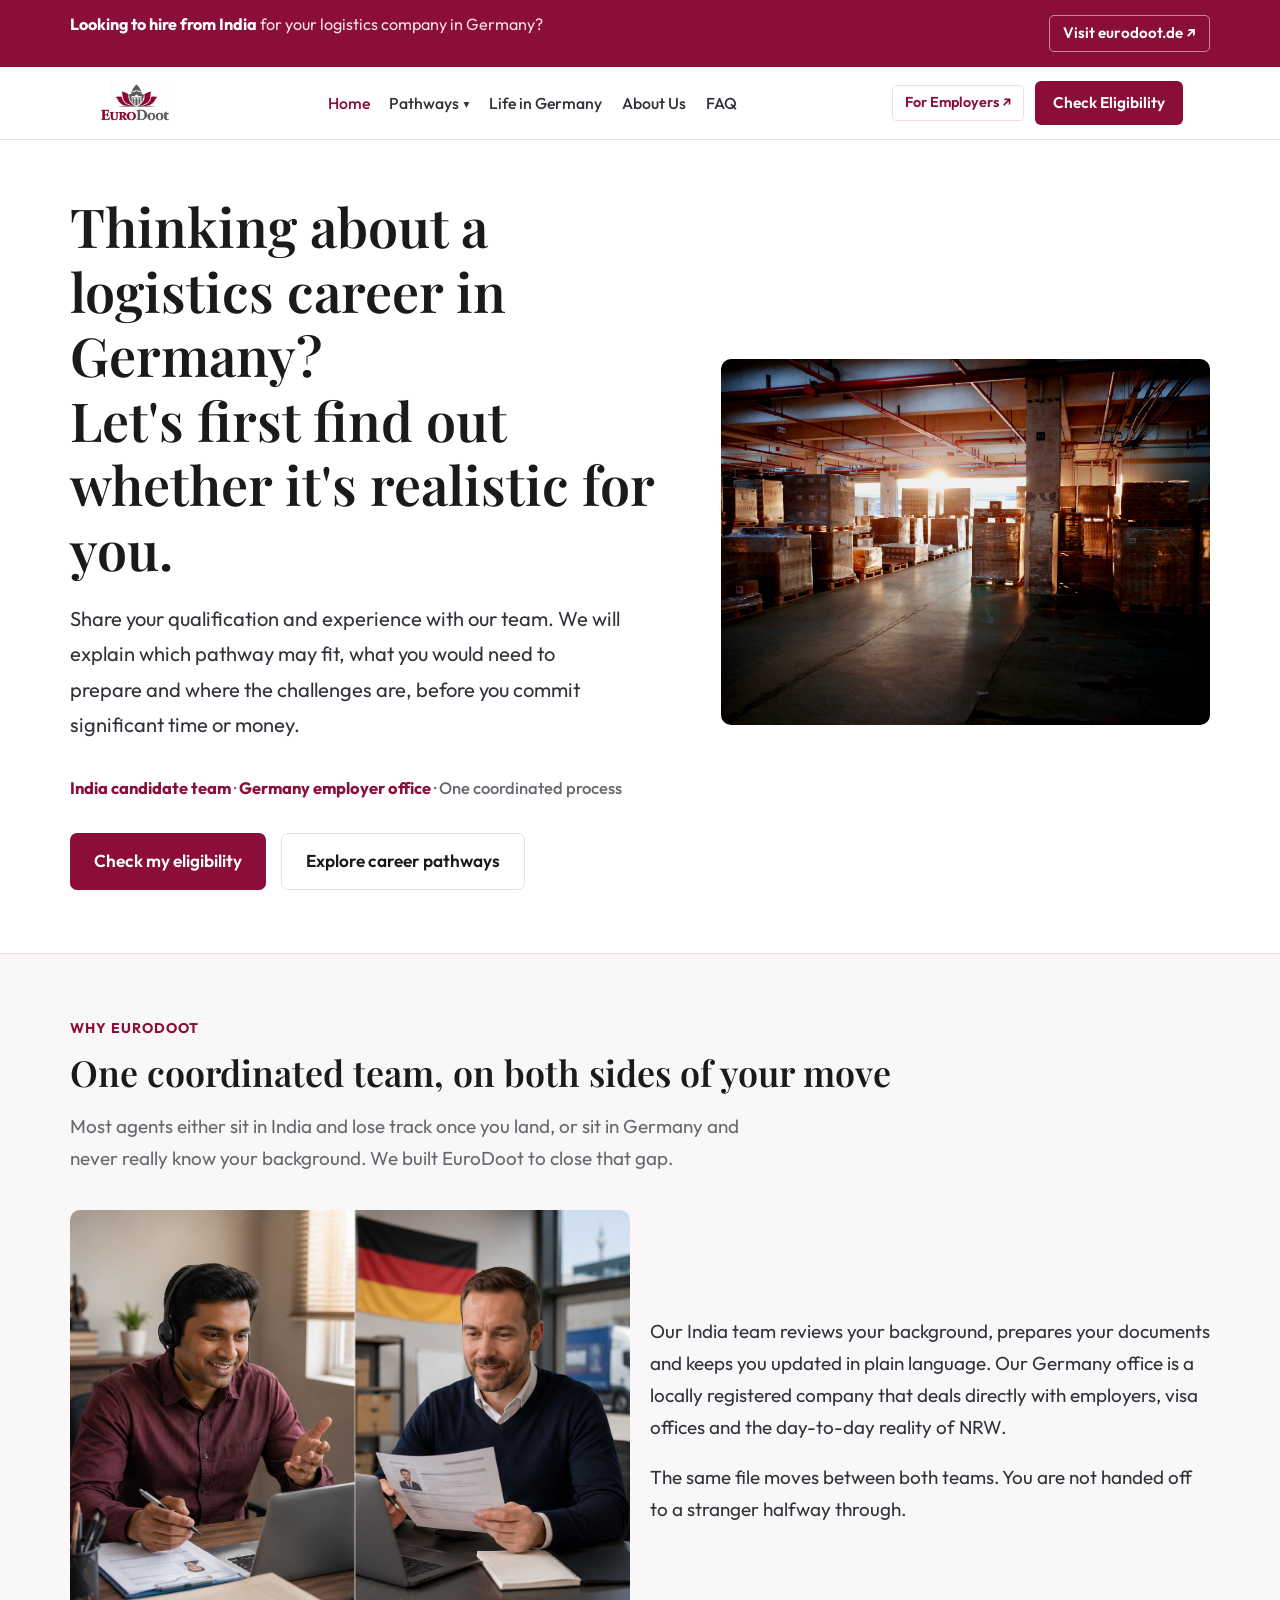
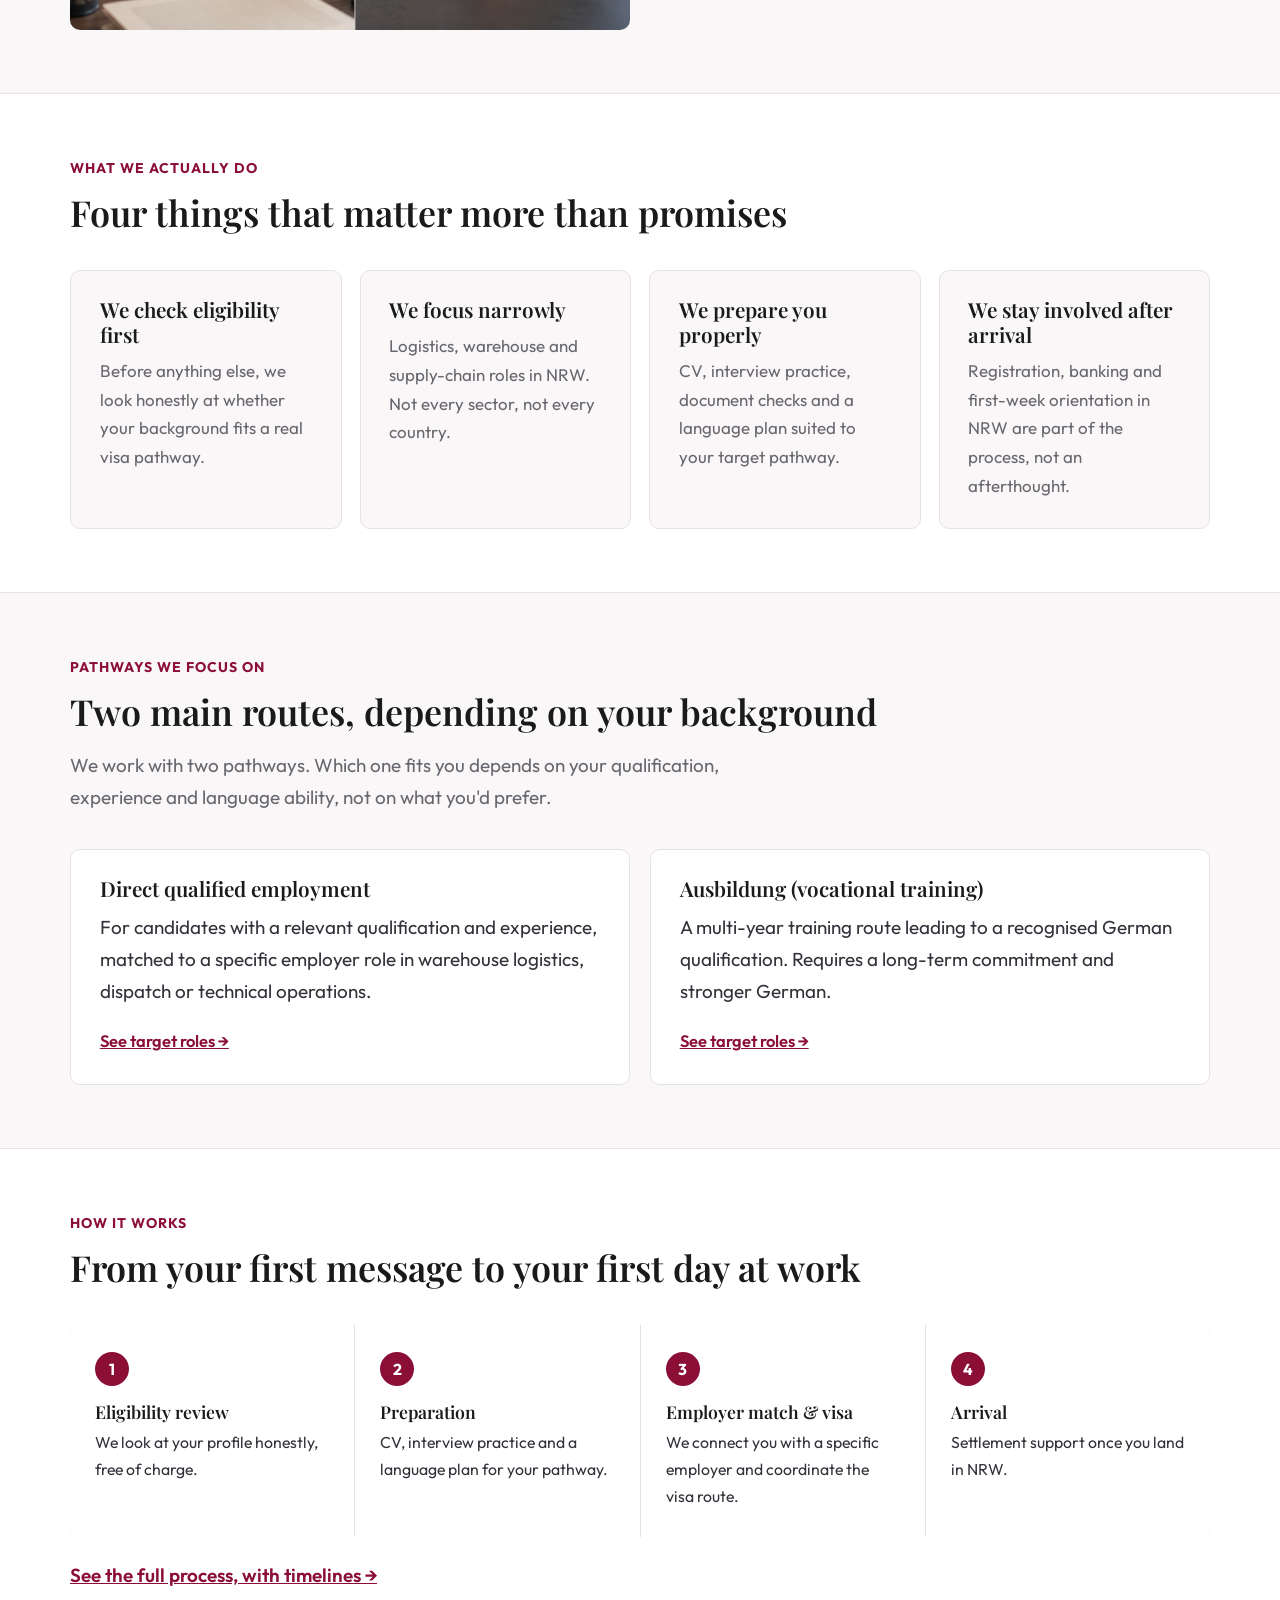
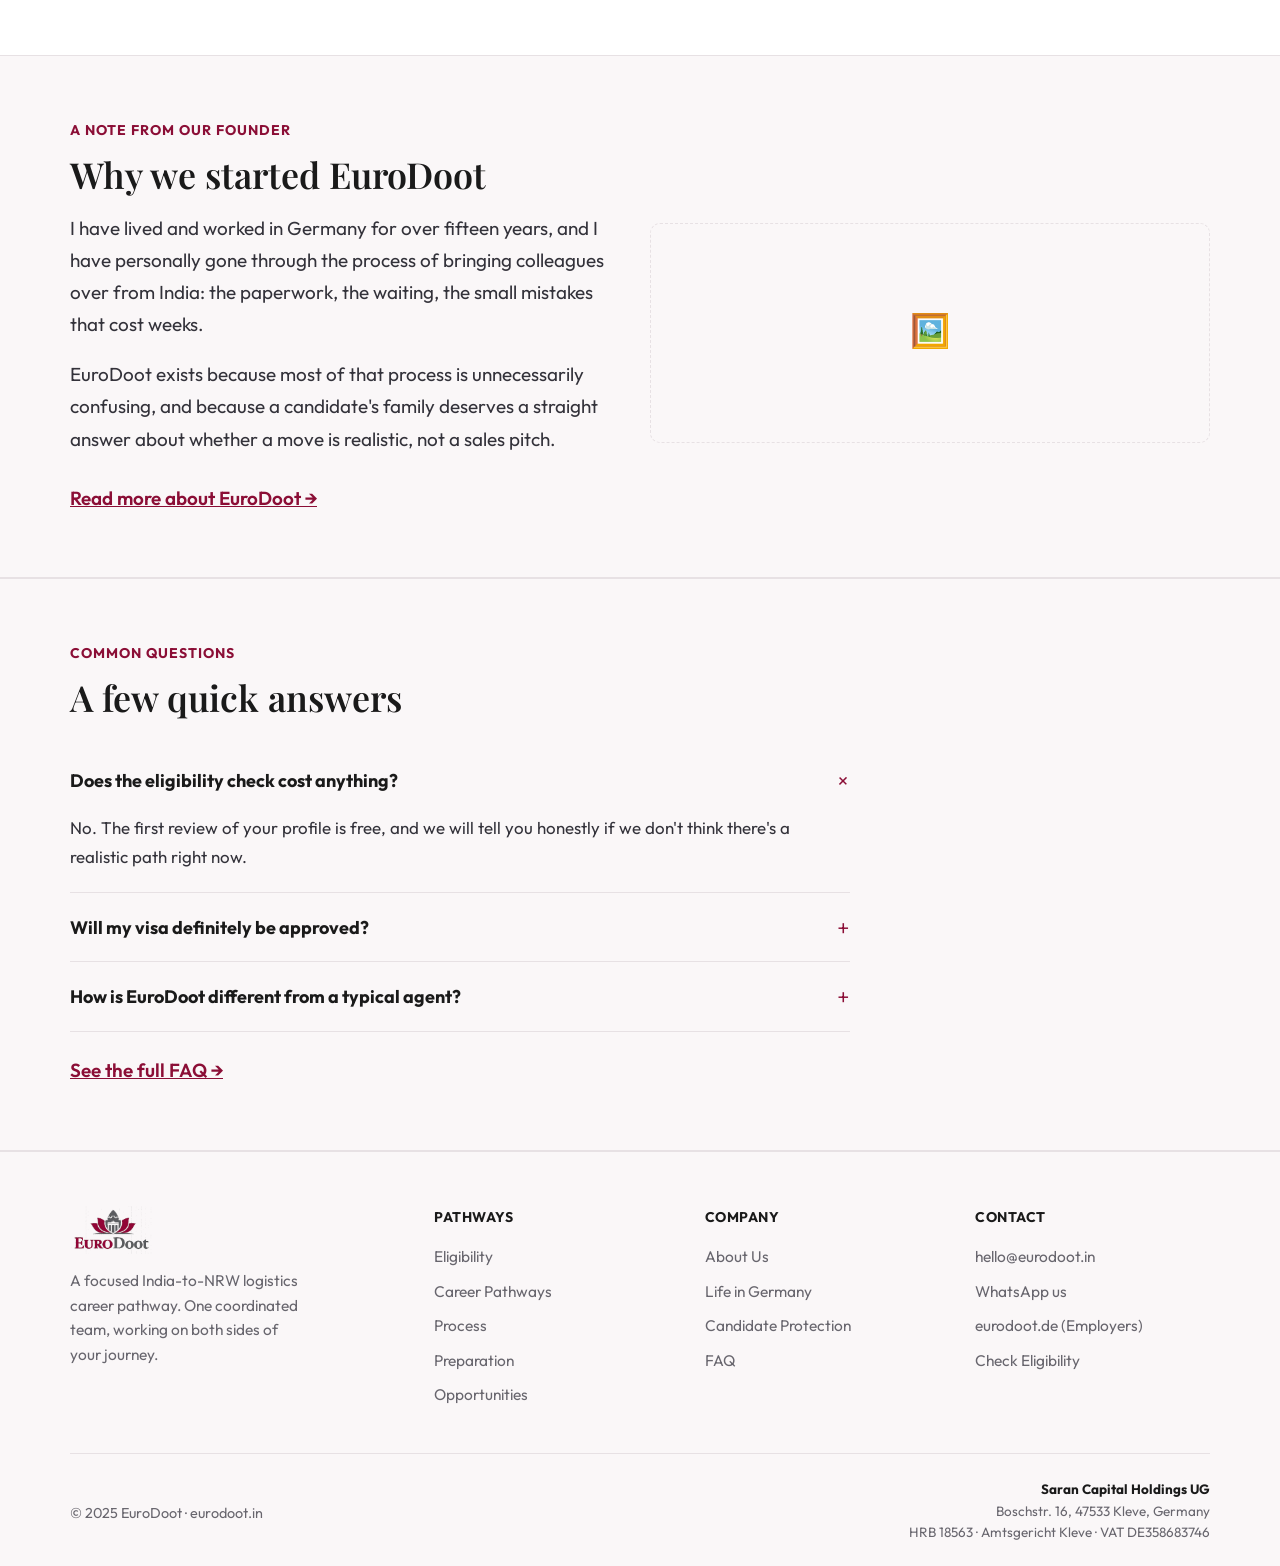
<file: index.html>
<!DOCTYPE html>
<html lang="en">
<head>
<meta charset="UTF-8">
<meta name="viewport" content="width=device-width, initial-scale=1.0">
<title>Logistics Careers in Germany for Indian Candidates | EuroDoot</title>
<meta name="description" content="EuroDoot helps eligible candidates from India explore logistics and warehouse careers in NRW, Germany. Free eligibility review, no guarantees, no pressure.">
<link rel="canonical" href="https://eurodoot.in/index.html">
<meta property="og:type" content="website">
<meta property="og:title" content="Logistics Careers in Germany for Indian Candidates | EuroDoot">
<meta property="og:description" content="EuroDoot helps eligible candidates from India explore logistics and warehouse careers in NRW, Germany. Free eligibility review, no guarantees, no pressure.">
<meta property="og:url" content="https://eurodoot.in/index.html">
<meta property="og:site_name" content="EuroDoot">
<meta name="twitter:card" content="summary">
<meta name="twitter:title" content="Logistics Careers in Germany for Indian Candidates | EuroDoot">
<meta name="twitter:description" content="EuroDoot helps eligible candidates from India explore logistics and warehouse careers in NRW, Germany. Free eligibility review, no guarantees, no pressure.">
<link rel="icon" href="assets/images/favicon.png" sizes="32x32">
<link href="https://fonts.googleapis.com/css2?family=Playfair+Display:ital,wght@0,400;0,600;1,400&family=Outfit:wght@300;400;500;600;700&display=swap" rel="stylesheet">
<link rel="stylesheet" href="assets/style.css">
<script type="application/ld+json">
{
  "@context": "https://schema.org",
  "@type": "WebSite",
  "name": "EuroDoot",
  "url": "https://eurodoot.in",
  "description": "EuroDoot helps eligible candidates from India explore logistics careers in North Rhine-Westphalia, Germany."
}
</script>

</head>
<body>
<a href="#main" class="skip-link">Skip to main content</a>
<div class="top-banner">
  <div class="tb-inner">
    <p><strong>Looking to hire from India</strong> for your logistics company in Germany?</p>
    <a href="https://eurodoot.de" class="tb-link" target="_blank" rel="noopener">Visit eurodoot.de ↗</a>
  </div>
</div>
<header class="site-nav">
  <div class="nav-inner">
    <a href="index.html" class="nav-logo" aria-label="EuroDoot home"><img src="assets/images/logo.png" alt="EuroDoot logo"></a>
    <nav aria-label="Primary">
      <ul class="nav-links"><li><a href="index.html" aria-current="page">Home</a></li><li class="has-dropdown"><button type="button" aria-haspopup="true" aria-expanded="false">Pathways <span class="caret">▾</span></button><ul class="dropdown-menu"><li><a href="eligibility.html">Eligibility</a></li><li><a href="career-pathways.html">Career Pathways</a></li><li><a href="process.html">Process</a></li><li><a href="preparation.html">Preparation</a></li><li><a href="opportunities.html">Opportunities</a></li></ul></li><li><a href="life-in-nrw.html">Life in Germany</a></li><li><a href="about.html">About Us</a></li><li><a href="faq.html">FAQ</a></li></ul>
    </nav>
    <div class="nav-right">
      <a href="https://eurodoot.de" class="nav-employer" target="_blank" rel="noopener">For Employers ↗</a>
      <a href="apply.html" class="nav-cta">Check Eligibility</a>
      <button class="nav-toggle" aria-label="Open menu" aria-expanded="false" aria-controls="mobilePanel">
        <span></span><span></span><span></span>
      </button>
    </div>
  </div>
  <div class="mobile-panel" id="mobilePanel"><ul><li><a href="index.html" aria-current="page">Home</a></li><li><a href="eligibility.html">Eligibility</a></li><li><a href="career-pathways.html">Career Pathways</a></li><li><a href="process.html">Process</a></li><li><a href="preparation.html">Preparation</a></li><li><a href="opportunities.html">Opportunities</a></li><li><a href="life-in-nrw.html">Life in Germany</a></li><li><a href="about.html">About Us</a></li><li><a href="faq.html">FAQ</a></li><li><a href="apply.html">Check Eligibility</a></li></ul><a href="https://eurodoot.de" target="_blank" class="mobile-cta" style="background:#fff;border:1px solid var(--divider);color:var(--ink);margin-bottom:.6rem">For Employers ↗</a><a href="apply.html" class="mobile-cta">Check Eligibility</a></div>
</header>

<main id="main">

<section class="home-hero">
  <div class="container">
    <div>
      <h1>Thinking about a logistics career in Germany?<br>Let's first find out whether it's realistic for you.</h1>
      <p class="lead">Share your qualification and experience with our team. We will explain which pathway may fit, what you would need to prepare and where the challenges are, before you commit significant time or money.</p>
      <p class="trust-line"><strong>India candidate team</strong> &middot; <strong>Germany employer office</strong> &middot; One coordinated process</p>
      <div class="hero-actions">
        <a href="apply.html" class="btn btn-primary">Check my eligibility</a>
        <a href="career-pathways.html" class="btn btn-ghost">Explore career pathways</a>
      </div>
    </div>
    <div class="hero-img-wrap" style="border-radius:var(--r);overflow:hidden;min-height:320px">
      <img src="assets/images/hero-warehouse.jpg" alt="Warehouse storage and logistics operations" style="width:100%;height:100%;object-fit:cover;display:block">
    </div>
  </div>
</section>

<section class="alt-bg">
  <div class="container">
    <span class="section-label">Why EuroDoot</span>
    <h2>One coordinated team, on both sides of your move</h2>
    <p class="section-sub">Most agents either sit in India and lose track once you land, or sit in Germany and never really know your background. We built EuroDoot to close that gap.</p>
    <div class="grid-2" style="margin-top:2rem;align-items:center">
      <div style="border-radius:var(--r);overflow:hidden;min-height:260px">
        <img src="assets/images/india-germany-coordination.jpg" alt="EuroDoot's India and Germany teams coordinating on a candidate file" style="width:100%;height:100%;object-fit:cover;display:block">
      </div>
      <div>
        <p>Our India team reviews your background, prepares your documents and keeps you updated in plain language. Our Germany office is a locally registered company that deals directly with employers, visa offices and the day-to-day reality of NRW.</p>
        <p>The same file moves between both teams. You are not handed off to a stranger halfway through.</p>
      </div>
    </div>
  </div>
</section>

<section>
  <div class="container">
    <span class="section-label">What We Actually Do</span>
    <h2>Four things that matter more than promises</h2>
    <div class="grid-4" style="margin-top:2rem">
      <div class="card">
        <h3>We check eligibility first</h3>
        <p>Before anything else, we look honestly at whether your background fits a real visa pathway.</p>
      </div>
      <div class="card">
        <h3>We focus narrowly</h3>
        <p>Logistics, warehouse and supply-chain roles in NRW. Not every sector, not every country.</p>
      </div>
      <div class="card">
        <h3>We prepare you properly</h3>
        <p>CV, interview practice, document checks and a language plan suited to your target pathway.</p>
      </div>
      <div class="card">
        <h3>We stay involved after arrival</h3>
        <p>Registration, banking and first-week orientation in NRW are part of the process, not an afterthought.</p>
      </div>
    </div>
  </div>
</section>

<section class="alt-bg">
  <div class="container">
    <span class="section-label">Pathways We Focus On</span>
    <h2>Two main routes, depending on your background</h2>
    <p class="section-sub">We work with two pathways. Which one fits you depends on your qualification, experience and language ability, not on what you'd prefer.</p>
    <div class="grid-2" style="margin-top:2rem">
      <div class="card-white">
        <h3>Direct qualified employment</h3>
        <p>For candidates with a relevant qualification and experience, matched to a specific employer role in warehouse logistics, dispatch or technical operations.</p>
        <a href="career-pathways.html" style="color:var(--burg);font-weight:600;font-size:.92rem;text-decoration:underline">See target roles &rarr;</a>
      </div>
      <div class="card-white">
        <h3>Ausbildung (vocational training)</h3>
        <p>A multi-year training route leading to a recognised German qualification. Requires a long-term commitment and stronger German.</p>
        <a href="career-pathways.html" style="color:var(--burg);font-weight:600;font-size:.92rem;text-decoration:underline">See target roles &rarr;</a>
      </div>
    </div>
  </div>
</section>

<section>
  <div class="container">
    <span class="section-label">How It Works</span>
    <h2>From your first message to your first day at work</h2>
    <div class="steps-grid" style="margin-top:2rem">
      <div class="step-cell"><div class="step-n">1</div><h3>Eligibility review</h3><p>We look at your profile honestly, free of charge.</p></div>
      <div class="step-cell"><div class="step-n">2</div><h3>Preparation</h3><p>CV, interview practice and a language plan for your pathway.</p></div>
      <div class="step-cell"><div class="step-n">3</div><h3>Employer match &amp; visa</h3><p>We connect you with a specific employer and coordinate the visa route.</p></div>
      <div class="step-cell"><div class="step-n">4</div><h3>Arrival</h3><p>Settlement support once you land in NRW.</p></div>
    </div>
    <p style="margin-top:1.25rem"><a href="process.html" style="color:var(--burg);font-weight:600;text-decoration:underline">See the full process, with timelines &rarr;</a></p>
  </div>
</section>

<section class="alt-bg">
  <div class="container">
    <span class="section-label">A Note From Our Founder</span>
    <h2>Why we started EuroDoot</h2>
    <div class="grid-2" style="align-items:center">
      <div>
        <p>I have lived and worked in Germany for over fifteen years, and I have personally gone through the process of bringing colleagues over from India: the paperwork, the waiting, the small mistakes that cost weeks.</p>
        <p>EuroDoot exists because most of that process is unnecessarily confusing, and because a candidate's family deserves a straight answer about whether a move is realistic, not a sales pitch.</p>
      </div>
      <div class="img-placeholder" style="min-height:220px">
        <span class="ip-icon">🖼️</span>
      </div>
    </div>
    <p style="margin-top:1.5rem"><a href="about.html" style="color:var(--burg);font-weight:600;text-decoration:underline">Read more about EuroDoot &rarr;</a></p>
  </div>
</section>

<section class="alt-bg">
  <div class="container">
    <span class="section-label">Common Questions</span>
    <h2>A few quick answers</h2>
    <div class="faq-list" style="margin-top:1.5rem">
      <div class="faq-item open">
        <button class="faq-q">Does the eligibility check cost anything?</button>
        <div class="faq-a"><p>No. The first review of your profile is free, and we will tell you honestly if we don't think there's a realistic path right now.</p></div>
      </div>
      <div class="faq-item">
        <button class="faq-q">Will my visa definitely be approved?</button>
        <div class="faq-a"><p>No one can promise that, including us. The decision always rests with the German authorities. We focus on building the strongest possible application.</p></div>
      </div>
      <div class="faq-item">
        <button class="faq-q">How is EuroDoot different from a typical agent?</button>
        <div class="faq-a"><p>We work as one team across India and Germany, focus only on logistics roles in NRW, and tell candidates honestly when a pathway isn't realistic for them yet.</p></div>
      </div>
    </div>
    <p style="margin-top:1.25rem"><a href="faq.html" style="color:var(--burg);font-weight:600;text-decoration:underline">See the full FAQ &rarr;</a></p>
  </div>
</section>

</main>
<footer class="site-footer">
  <div class="footer-inner">
    <div class="footer-top">
      <div class="footer-brand">
        <img src="assets/images/logo.png" alt="EuroDoot" class="footer-logo">
        <p>A focused India-to-NRW logistics career pathway. One coordinated team, working on both sides of your journey.</p>
      </div>
      <div class="footer-col">
        <h4>Pathways</h4>
        <a href="eligibility.html">Eligibility</a>
        <a href="career-pathways.html">Career Pathways</a>
        <a href="process.html">Process</a>
        <a href="preparation.html">Preparation</a>
        <a href="opportunities.html">Opportunities</a>
      </div>
      <div class="footer-col">
        <h4>Company</h4>
        <a href="about.html">About Us</a>
        <a href="life-in-nrw.html">Life in Germany</a>
        <a href="candidate-protection.html">Candidate Protection</a>
        <a href="faq.html">FAQ</a>
      </div>
      <div class="footer-col">
        <h4>Contact</h4>
        <a href="mailto:hello@eurodoot.in">hello@eurodoot.in</a>
        <a href="https://wa.me/919310527346">WhatsApp us</a>
        <a href="https://eurodoot.de" target="_blank" rel="noopener">eurodoot.de (Employers)</a>
        <a href="apply.html">Check Eligibility</a>
      </div>
    </div>
    <div class="footer-bottom">
      <p class="footer-copy">&copy; 2025 EuroDoot &middot; eurodoot.in</p>
      <p class="footer-verify"><strong>Saran Capital Holdings UG</strong><br>Boschstr. 16, 47533 Kleve, Germany<br>HRB 18563 &middot; Amtsgericht Kleve &middot; VAT DE358683746</p>
    </div>
  </div>
</footer>

<script src="assets/script.js"></script>
</body>
</html>
</file>
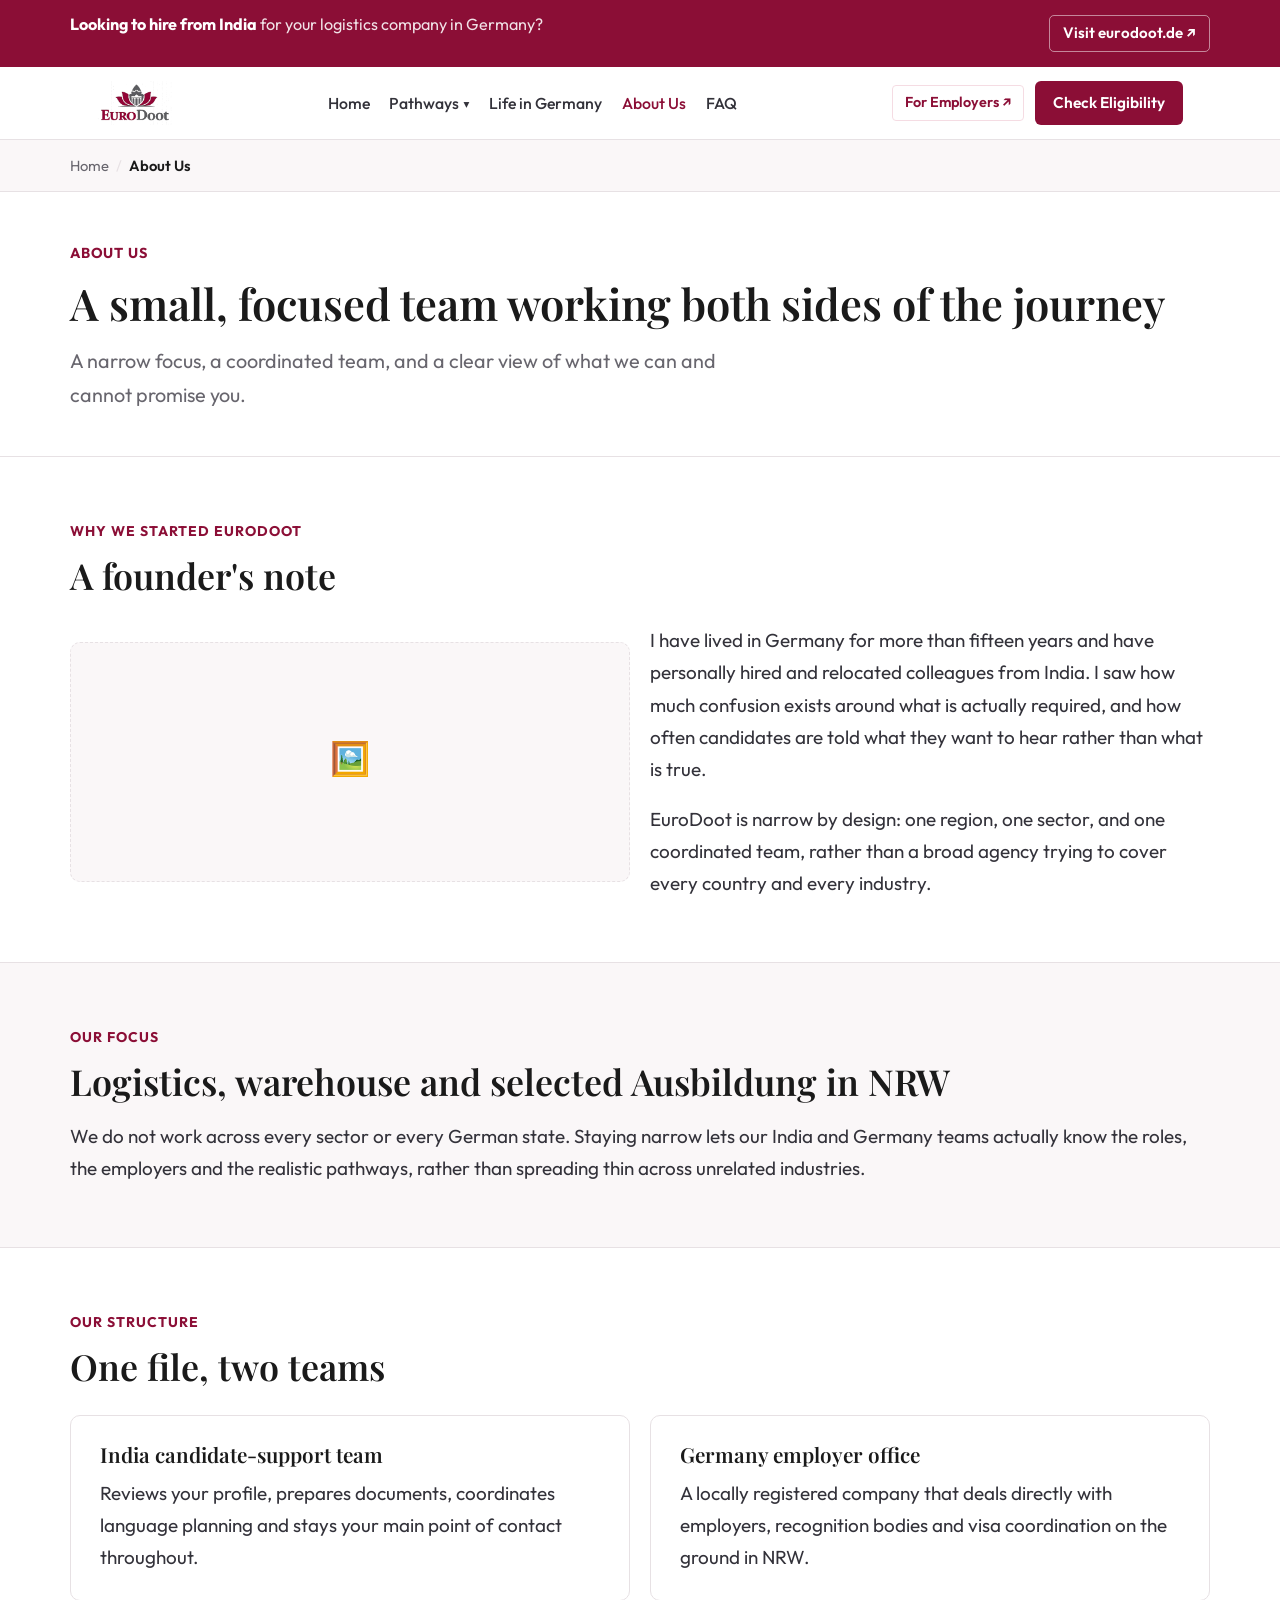
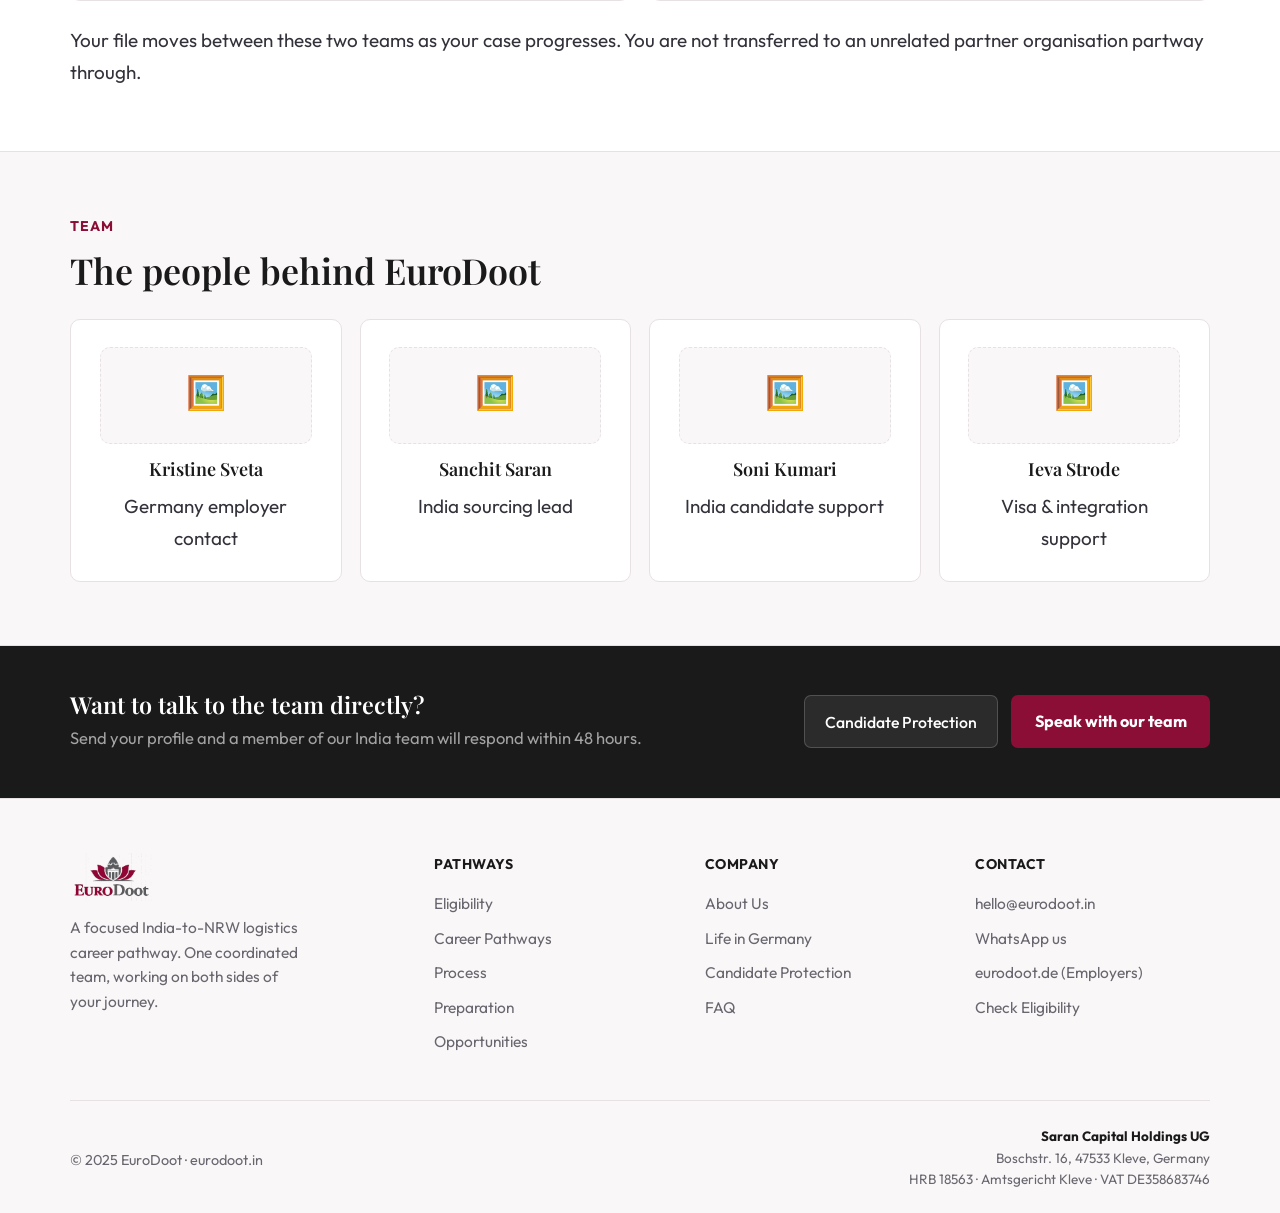
<file: about.html>
<!DOCTYPE html>
<html lang="en">
<head>
<meta charset="UTF-8">
<meta name="viewport" content="width=device-width, initial-scale=1.0">
<title>About EuroDoot: India-to-Germany Logistics Careers | EuroDoot</title>
<meta name="description" content="EuroDoot is a focused India-to-NRW logistics career pathway, with a candidate-support team in India and a registered employer office in Germany.">
<link rel="canonical" href="https://eurodoot.in/about.html">
<meta property="og:type" content="website">
<meta property="og:title" content="About EuroDoot: India-to-Germany Logistics Careers | EuroDoot">
<meta property="og:description" content="EuroDoot is a focused India-to-NRW logistics career pathway, with a candidate-support team in India and a registered employer office in Germany.">
<meta property="og:url" content="https://eurodoot.in/about.html">
<meta property="og:site_name" content="EuroDoot">
<meta name="twitter:card" content="summary">
<meta name="twitter:title" content="About EuroDoot: India-to-Germany Logistics Careers | EuroDoot">
<meta name="twitter:description" content="EuroDoot is a focused India-to-NRW logistics career pathway, with a candidate-support team in India and a registered employer office in Germany.">
<link rel="icon" href="assets/images/favicon.png" sizes="32x32">
<link href="https://fonts.googleapis.com/css2?family=Playfair+Display:ital,wght@0,400;0,600;1,400&family=Outfit:wght@300;400;500;600;700&display=swap" rel="stylesheet">
<link rel="stylesheet" href="assets/style.css">
<script type="application/ld+json">
{
  "@context": "https://schema.org",
  "@type": "Organization",
  "name": "EuroDoot",
  "alternateName": "Saran Capital Holdings UG",
  "url": "https://eurodoot.in",
  "email": "hello@eurodoot.in",
  "address": {
    "@type": "PostalAddress",
    "streetAddress": "Boschstr. 16",
    "postalCode": "47533",
    "addressLocality": "Kleve",
    "addressCountry": "DE"
  }
}
</script>
<script type="application/ld+json">
{
  "@context": "https://schema.org",
  "@type": "BreadcrumbList",
  "itemListElement": [
    {"@type": "ListItem", "position": 1, "name": "Home", "item": "https://eurodoot.in/index.html"},
    {"@type": "ListItem", "position": 2, "name": "About Us", "item": "https://eurodoot.in/about.html"}
  ]
}
</script>

</head>
<body>
<a href="#main" class="skip-link">Skip to main content</a>
<div class="top-banner">
  <div class="tb-inner">
    <p><strong>Looking to hire from India</strong> for your logistics company in Germany?</p>
    <a href="https://eurodoot.de" class="tb-link" target="_blank" rel="noopener">Visit eurodoot.de ↗</a>
  </div>
</div>
<header class="site-nav">
  <div class="nav-inner">
    <a href="index.html" class="nav-logo" aria-label="EuroDoot home"><img src="assets/images/logo.png" alt="EuroDoot logo"></a>
    <nav aria-label="Primary">
      <ul class="nav-links"><li><a href="index.html">Home</a></li><li class="has-dropdown"><button type="button" aria-haspopup="true" aria-expanded="false">Pathways <span class="caret">▾</span></button><ul class="dropdown-menu"><li><a href="eligibility.html">Eligibility</a></li><li><a href="career-pathways.html">Career Pathways</a></li><li><a href="process.html">Process</a></li><li><a href="preparation.html">Preparation</a></li><li><a href="opportunities.html">Opportunities</a></li></ul></li><li><a href="life-in-nrw.html">Life in Germany</a></li><li><a href="about.html" aria-current="page">About Us</a></li><li><a href="faq.html">FAQ</a></li></ul>
    </nav>
    <div class="nav-right">
      <a href="https://eurodoot.de" class="nav-employer" target="_blank" rel="noopener">For Employers ↗</a>
      <a href="apply.html" class="nav-cta">Check Eligibility</a>
      <button class="nav-toggle" aria-label="Open menu" aria-expanded="false" aria-controls="mobilePanel">
        <span></span><span></span><span></span>
      </button>
    </div>
  </div>
  <div class="mobile-panel" id="mobilePanel"><ul><li><a href="index.html">Home</a></li><li><a href="eligibility.html">Eligibility</a></li><li><a href="career-pathways.html">Career Pathways</a></li><li><a href="process.html">Process</a></li><li><a href="preparation.html">Preparation</a></li><li><a href="opportunities.html">Opportunities</a></li><li><a href="life-in-nrw.html">Life in Germany</a></li><li><a href="about.html" aria-current="page">About Us</a></li><li><a href="faq.html">FAQ</a></li><li><a href="apply.html">Check Eligibility</a></li></ul><a href="https://eurodoot.de" target="_blank" class="mobile-cta" style="background:#fff;border:1px solid var(--divider);color:var(--ink);margin-bottom:.6rem">For Employers ↗</a><a href="apply.html" class="mobile-cta">Check Eligibility</a></div>
</header>

<nav class="breadcrumb" aria-label="Breadcrumb">
  <ol><li><a href="index.html">Home</a></li><li aria-current="page">About Us</li></ol>
</nav>
<main id="main">

<div class="page-hero">
  <div class="container">
    <span class="page-eyebrow">About Us</span>
    <h1>A small, focused team working both sides of the journey</h1>
    <p class="lead">A narrow focus, a coordinated team, and a clear view of what we can and cannot promise you.</p>
  </div>
</div>

<section>
  <div class="container">
    <span class="section-label">Why We Started EuroDoot</span>
    <h2>A founder's note</h2>
    <div class="grid-2" style="align-items:center;margin-top:1.5rem">
      <div class="img-placeholder" style="min-height:240px">
        <span class="ip-icon">🖼️</span>
      </div>
      <div>
        <p>I have lived in Germany for more than fifteen years and have personally hired and relocated colleagues from India. I saw how much confusion exists around what is actually required, and how often candidates are told what they want to hear rather than what is true.</p>
        <p>EuroDoot is narrow by design: one region, one sector, and one coordinated team, rather than a broad agency trying to cover every country and every industry.</p>
      </div>
    </div>
  </div>
</section>

<section class="alt-bg">
  <div class="container">
    <span class="section-label">Our Focus</span>
    <h2>Logistics, warehouse and selected Ausbildung in NRW</h2>
    <p>We do not work across every sector or every German state. Staying narrow lets our India and Germany teams actually know the roles, the employers and the realistic pathways, rather than spreading thin across unrelated industries.</p>
  </div>
</section>

<section>
  <div class="container">
    <span class="section-label">Our Structure</span>
    <h2>One file, two teams</h2>
    <div class="grid-2" style="margin-top:1.5rem">
      <div class="card-white">
        <h3>India candidate-support team</h3>
        <p>Reviews your profile, prepares documents, coordinates language planning and stays your main point of contact throughout.</p>
      </div>
      <div class="card-white">
        <h3>Germany employer office</h3>
        <p>A locally registered company that deals directly with employers, recognition bodies and visa coordination on the ground in NRW.</p>
      </div>
    </div>
    <p style="margin-top:1.25rem">Your file moves between these two teams as your case progresses. You are not transferred to an unrelated partner organisation partway through.</p>
  </div>
</section>

<section class="alt-bg">
  <div class="container">
    <span class="section-label">Team</span>
    <h2>The people behind EuroDoot</h2>
    <div class="grid-4" style="margin-top:1.5rem">
      <div class="card-white" style="text-align:center">
        <div class="img-placeholder" style="min-height:90px;padding:1rem"><span class="ip-icon">🖼️</span></div>
        <h3 style="margin-top:.85rem;font-size:1rem">Kristine Sveta</h3>
        <p>Germany employer contact</p>
      </div>
      <div class="card-white" style="text-align:center">
        <div class="img-placeholder" style="min-height:90px;padding:1rem"><span class="ip-icon">🖼️</span></div>
        <h3 style="margin-top:.85rem;font-size:1rem">Sanchit Saran</h3>
        <p>India sourcing lead</p>
      </div>
      <div class="card-white" style="text-align:center">
        <div class="img-placeholder" style="min-height:90px;padding:1rem"><span class="ip-icon">🖼️</span></div>
        <h3 style="margin-top:.85rem;font-size:1rem">Soni Kumari</h3>
        <p>India candidate support</p>
      </div>
      <div class="card-white" style="text-align:center">
        <div class="img-placeholder" style="min-height:90px;padding:1rem"><span class="ip-icon">🖼️</span></div>
        <h3 style="margin-top:.85rem;font-size:1rem">Ieva Strode</h3>
        <p>Visa &amp; integration support</p>
      </div>
    </div>
  </div>
</section>
<section class="next-steps">
  <div class="container">
    <div>
      <h2>Want to talk to the team directly?</h2>
      <p>Send your profile and a member of our India team will respond within 48 hours.</p>
    </div>
    <div class="next-links">
      <a href="candidate-protection.html" class="next-link">Candidate Protection</a>
      <a href="apply.html" class="next-cta">Speak with our team</a>
    </div>
  </div>
</section>

</main>
<footer class="site-footer">
  <div class="footer-inner">
    <div class="footer-top">
      <div class="footer-brand">
        <img src="assets/images/logo.png" alt="EuroDoot" class="footer-logo">
        <p>A focused India-to-NRW logistics career pathway. One coordinated team, working on both sides of your journey.</p>
      </div>
      <div class="footer-col">
        <h4>Pathways</h4>
        <a href="eligibility.html">Eligibility</a>
        <a href="career-pathways.html">Career Pathways</a>
        <a href="process.html">Process</a>
        <a href="preparation.html">Preparation</a>
        <a href="opportunities.html">Opportunities</a>
      </div>
      <div class="footer-col">
        <h4>Company</h4>
        <a href="about.html">About Us</a>
        <a href="life-in-nrw.html">Life in Germany</a>
        <a href="candidate-protection.html">Candidate Protection</a>
        <a href="faq.html">FAQ</a>
      </div>
      <div class="footer-col">
        <h4>Contact</h4>
        <a href="mailto:hello@eurodoot.in">hello@eurodoot.in</a>
        <a href="https://wa.me/919310527346">WhatsApp us</a>
        <a href="https://eurodoot.de" target="_blank" rel="noopener">eurodoot.de (Employers)</a>
        <a href="apply.html">Check Eligibility</a>
      </div>
    </div>
    <div class="footer-bottom">
      <p class="footer-copy">&copy; 2025 EuroDoot &middot; eurodoot.in</p>
      <p class="footer-verify"><strong>Saran Capital Holdings UG</strong><br>Boschstr. 16, 47533 Kleve, Germany<br>HRB 18563 &middot; Amtsgericht Kleve &middot; VAT DE358683746</p>
    </div>
  </div>
</footer>

<script src="assets/script.js"></script>
</body>
</html>
</file>
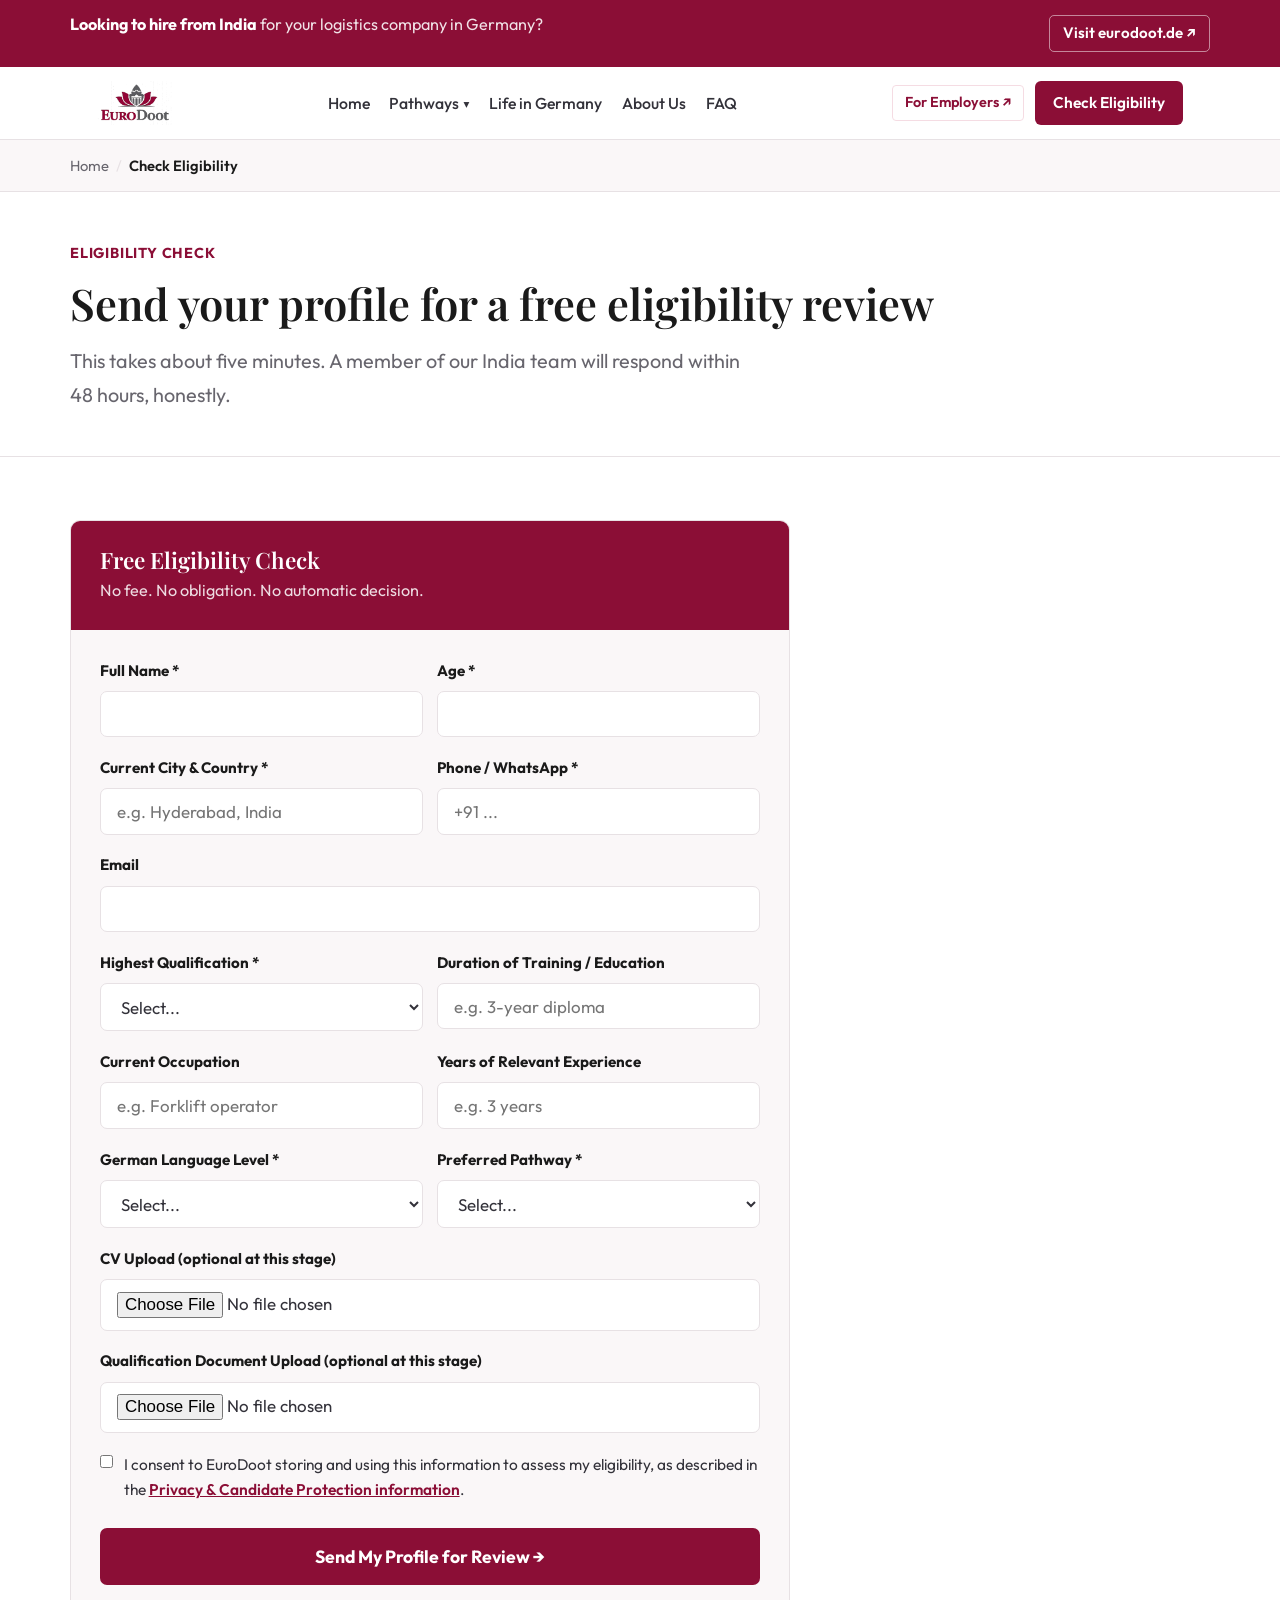
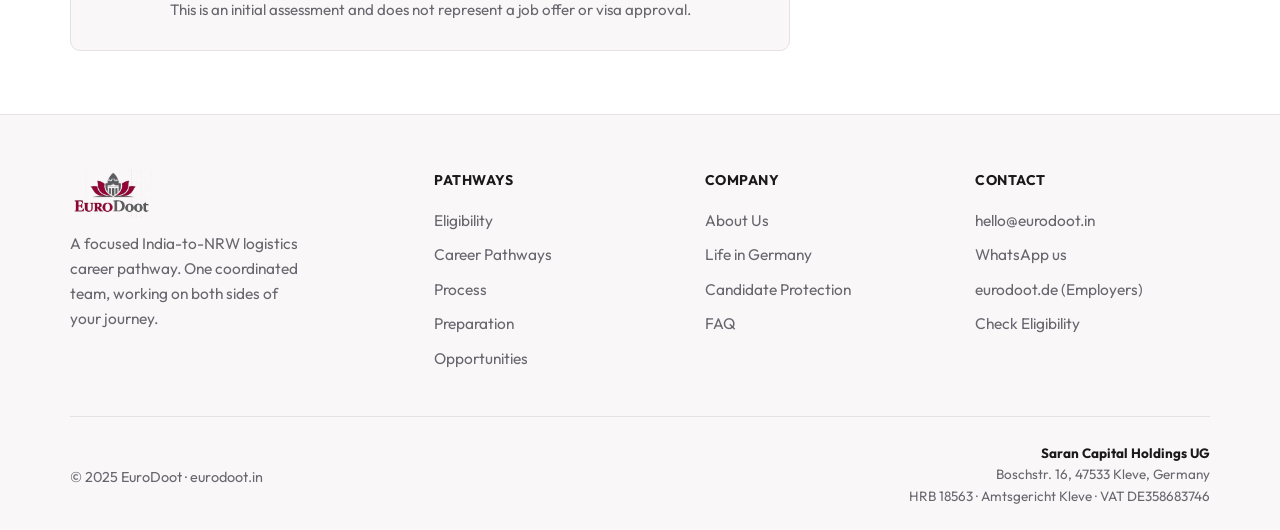
<file: apply.html>
<!DOCTYPE html>
<html lang="en">
<head>
<meta charset="UTF-8">
<meta name="viewport" content="width=device-width, initial-scale=1.0">
<title>Free Eligibility Check for Germany Logistics Careers | EuroDoot</title>
<meta name="description" content="Submit your profile for a free initial eligibility review for logistics or Ausbildung pathways from India to Germany. No fee, no obligation.">
<link rel="canonical" href="https://eurodoot.in/apply.html">
<meta property="og:type" content="website">
<meta property="og:title" content="Free Eligibility Check for Germany Logistics Careers | EuroDoot">
<meta property="og:description" content="Submit your profile for a free initial eligibility review for logistics or Ausbildung pathways from India to Germany. No fee, no obligation.">
<meta property="og:url" content="https://eurodoot.in/apply.html">
<meta property="og:site_name" content="EuroDoot">
<meta name="twitter:card" content="summary">
<meta name="twitter:title" content="Free Eligibility Check for Germany Logistics Careers | EuroDoot">
<meta name="twitter:description" content="Submit your profile for a free initial eligibility review for logistics or Ausbildung pathways from India to Germany. No fee, no obligation.">
<link rel="icon" href="assets/images/favicon.png" sizes="32x32">
<link href="https://fonts.googleapis.com/css2?family=Playfair+Display:ital,wght@0,400;0,600;1,400&family=Outfit:wght@300;400;500;600;700&display=swap" rel="stylesheet">
<link rel="stylesheet" href="assets/style.css">
<script type="application/ld+json">
{
  "@context": "https://schema.org",
  "@type": "BreadcrumbList",
  "itemListElement": [
    {"@type": "ListItem", "position": 1, "name": "Home", "item": "https://eurodoot.in/index.html"},
    {"@type": "ListItem", "position": 2, "name": "Check Eligibility", "item": "https://eurodoot.in/apply.html"}
  ]
}
</script>

</head>
<body>
<a href="#main" class="skip-link">Skip to main content</a>
<div class="top-banner">
  <div class="tb-inner">
    <p><strong>Looking to hire from India</strong> for your logistics company in Germany?</p>
    <a href="https://eurodoot.de" class="tb-link" target="_blank" rel="noopener">Visit eurodoot.de ↗</a>
  </div>
</div>
<header class="site-nav">
  <div class="nav-inner">
    <a href="index.html" class="nav-logo" aria-label="EuroDoot home"><img src="assets/images/logo.png" alt="EuroDoot logo"></a>
    <nav aria-label="Primary">
      <ul class="nav-links"><li><a href="index.html">Home</a></li><li class="has-dropdown"><button type="button" aria-haspopup="true" aria-expanded="false">Pathways <span class="caret">▾</span></button><ul class="dropdown-menu"><li><a href="eligibility.html">Eligibility</a></li><li><a href="career-pathways.html">Career Pathways</a></li><li><a href="process.html">Process</a></li><li><a href="preparation.html">Preparation</a></li><li><a href="opportunities.html">Opportunities</a></li></ul></li><li><a href="life-in-nrw.html">Life in Germany</a></li><li><a href="about.html">About Us</a></li><li><a href="faq.html">FAQ</a></li></ul>
    </nav>
    <div class="nav-right">
      <a href="https://eurodoot.de" class="nav-employer" target="_blank" rel="noopener">For Employers ↗</a>
      <a href="apply.html" class="nav-cta">Check Eligibility</a>
      <button class="nav-toggle" aria-label="Open menu" aria-expanded="false" aria-controls="mobilePanel">
        <span></span><span></span><span></span>
      </button>
    </div>
  </div>
  <div class="mobile-panel" id="mobilePanel"><ul><li><a href="index.html">Home</a></li><li><a href="eligibility.html">Eligibility</a></li><li><a href="career-pathways.html">Career Pathways</a></li><li><a href="process.html">Process</a></li><li><a href="preparation.html">Preparation</a></li><li><a href="opportunities.html">Opportunities</a></li><li><a href="life-in-nrw.html">Life in Germany</a></li><li><a href="about.html">About Us</a></li><li><a href="faq.html">FAQ</a></li><li><a href="apply.html" aria-current="page">Check Eligibility</a></li></ul><a href="https://eurodoot.de" target="_blank" class="mobile-cta" style="background:#fff;border:1px solid var(--divider);color:var(--ink);margin-bottom:.6rem">For Employers ↗</a><a href="apply.html" class="mobile-cta">Check Eligibility</a></div>
</header>

<nav class="breadcrumb" aria-label="Breadcrumb">
  <ol><li><a href="index.html">Home</a></li><li aria-current="page">Check Eligibility</li></ol>
</nav>
<main id="main">

<div class="page-hero">
  <div class="container">
    <span class="page-eyebrow">Eligibility Check</span>
    <h1>Send your profile for a free eligibility review</h1>
    <p class="lead">This takes about five minutes. A member of our India team will respond within 48 hours, honestly.</p>
  </div>
</div>

<section>
  <div class="container">
    <form class="form-card" id="eligibility-form">
      <div class="form-card-head">
        <h2>Free Eligibility Check</h2>
        <p>No fee. No obligation. No automatic decision.</p>
      </div>
      <div class="form-body">
        <div class="form-2col">
          <div class="form-row"><label for="f-name">Full Name *</label><input type="text" id="f-name" required></div>
          <div class="form-row"><label for="f-age">Age *</label><input type="number" id="f-age" min="18" max="50" required></div>
        </div>
        <div class="form-2col">
          <div class="form-row"><label for="f-city">Current City &amp; Country *</label><input type="text" id="f-city" placeholder="e.g. Hyderabad, India" required></div>
          <div class="form-row"><label for="f-phone">Phone / WhatsApp *</label><input type="tel" id="f-phone" placeholder="+91 ..." required></div>
        </div>
        <div class="form-row"><label for="f-email">Email</label><input type="email" id="f-email"></div>
        <div class="form-2col">
          <div class="form-row"><label for="f-qual">Highest Qualification *</label>
            <select id="f-qual" required>
              <option value="">Select...</option>
              <option>10th Standard</option>
              <option>12th / Intermediate</option>
              <option>ITI Certificate</option>
              <option>Diploma</option>
              <option>Bachelor's Degree</option>
              <option>Postgraduate</option>
            </select>
          </div>
          <div class="form-row"><label for="f-duration">Duration of Training / Education</label><input type="text" id="f-duration" placeholder="e.g. 3-year diploma"></div>
        </div>
        <div class="form-2col">
          <div class="form-row"><label for="f-job">Current Occupation</label><input type="text" id="f-job" placeholder="e.g. Forklift operator"></div>
          <div class="form-row"><label for="f-experience">Years of Relevant Experience</label><input type="text" id="f-experience" placeholder="e.g. 3 years"></div>
        </div>
        <div class="form-2col">
          <div class="form-row"><label for="f-german">German Language Level *</label>
            <select id="f-german" required>
              <option value="">Select...</option>
              <option>None yet</option>
              <option>A1</option>
              <option>A2</option>
              <option>B1</option>
              <option>B2 or higher</option>
            </select>
          </div>
          <div class="form-row"><label for="f-pathway">Preferred Pathway *</label>
            <select id="f-pathway" required>
              <option value="">Select...</option>
              <option>Direct employment</option>
              <option>Ausbildung</option>
              <option>Not sure yet, please advise</option>
            </select>
          </div>
        </div>
        <div class="form-row"><label for="f-cv">CV Upload (optional at this stage)</label><input type="file" id="f-cv"></div>
        <div class="form-row"><label for="f-docs">Qualification Document Upload (optional at this stage)</label><input type="file" id="f-docs"></div>
        <div class="consent-row">
          <input type="checkbox" id="f-consent" required>
          <label for="f-consent" style="margin:0;font-weight:400">I consent to EuroDoot storing and using this information to assess my eligibility, as described in the <a href="candidate-protection.html" style="color:var(--burg);font-weight:600">Privacy &amp; Candidate Protection information</a>.</label>
        </div>
        <button type="submit" class="form-submit">Send My Profile for Review &rarr;</button>
        <p class="form-note">This is an initial assessment and does not represent a job offer or visa approval.</p>
      </div>
    </form>
    <div class="confirm-box" id="form-confirm" role="status">
      <h2 style="color:var(--green);font-size:1.2rem;margin-bottom:.5rem">Thank you.</h2>
      <p style="margin:0">A member of our team will review your information. This is an initial assessment and does not represent a job offer or visa approval. We have also opened WhatsApp so you can send any additional detail directly.</p>
    </div>
  </div>
</section>

</main>
<footer class="site-footer">
  <div class="footer-inner">
    <div class="footer-top">
      <div class="footer-brand">
        <img src="assets/images/logo.png" alt="EuroDoot" class="footer-logo">
        <p>A focused India-to-NRW logistics career pathway. One coordinated team, working on both sides of your journey.</p>
      </div>
      <div class="footer-col">
        <h4>Pathways</h4>
        <a href="eligibility.html">Eligibility</a>
        <a href="career-pathways.html">Career Pathways</a>
        <a href="process.html">Process</a>
        <a href="preparation.html">Preparation</a>
        <a href="opportunities.html">Opportunities</a>
      </div>
      <div class="footer-col">
        <h4>Company</h4>
        <a href="about.html">About Us</a>
        <a href="life-in-nrw.html">Life in Germany</a>
        <a href="candidate-protection.html">Candidate Protection</a>
        <a href="faq.html">FAQ</a>
      </div>
      <div class="footer-col">
        <h4>Contact</h4>
        <a href="mailto:hello@eurodoot.in">hello@eurodoot.in</a>
        <a href="https://wa.me/919310527346">WhatsApp us</a>
        <a href="https://eurodoot.de" target="_blank" rel="noopener">eurodoot.de (Employers)</a>
        <a href="apply.html">Check Eligibility</a>
      </div>
    </div>
    <div class="footer-bottom">
      <p class="footer-copy">&copy; 2025 EuroDoot &middot; eurodoot.in</p>
      <p class="footer-verify"><strong>Saran Capital Holdings UG</strong><br>Boschstr. 16, 47533 Kleve, Germany<br>HRB 18563 &middot; Amtsgericht Kleve &middot; VAT DE358683746</p>
    </div>
  </div>
</footer>

<script src="assets/script.js"></script>
</body>
</html>
</file>
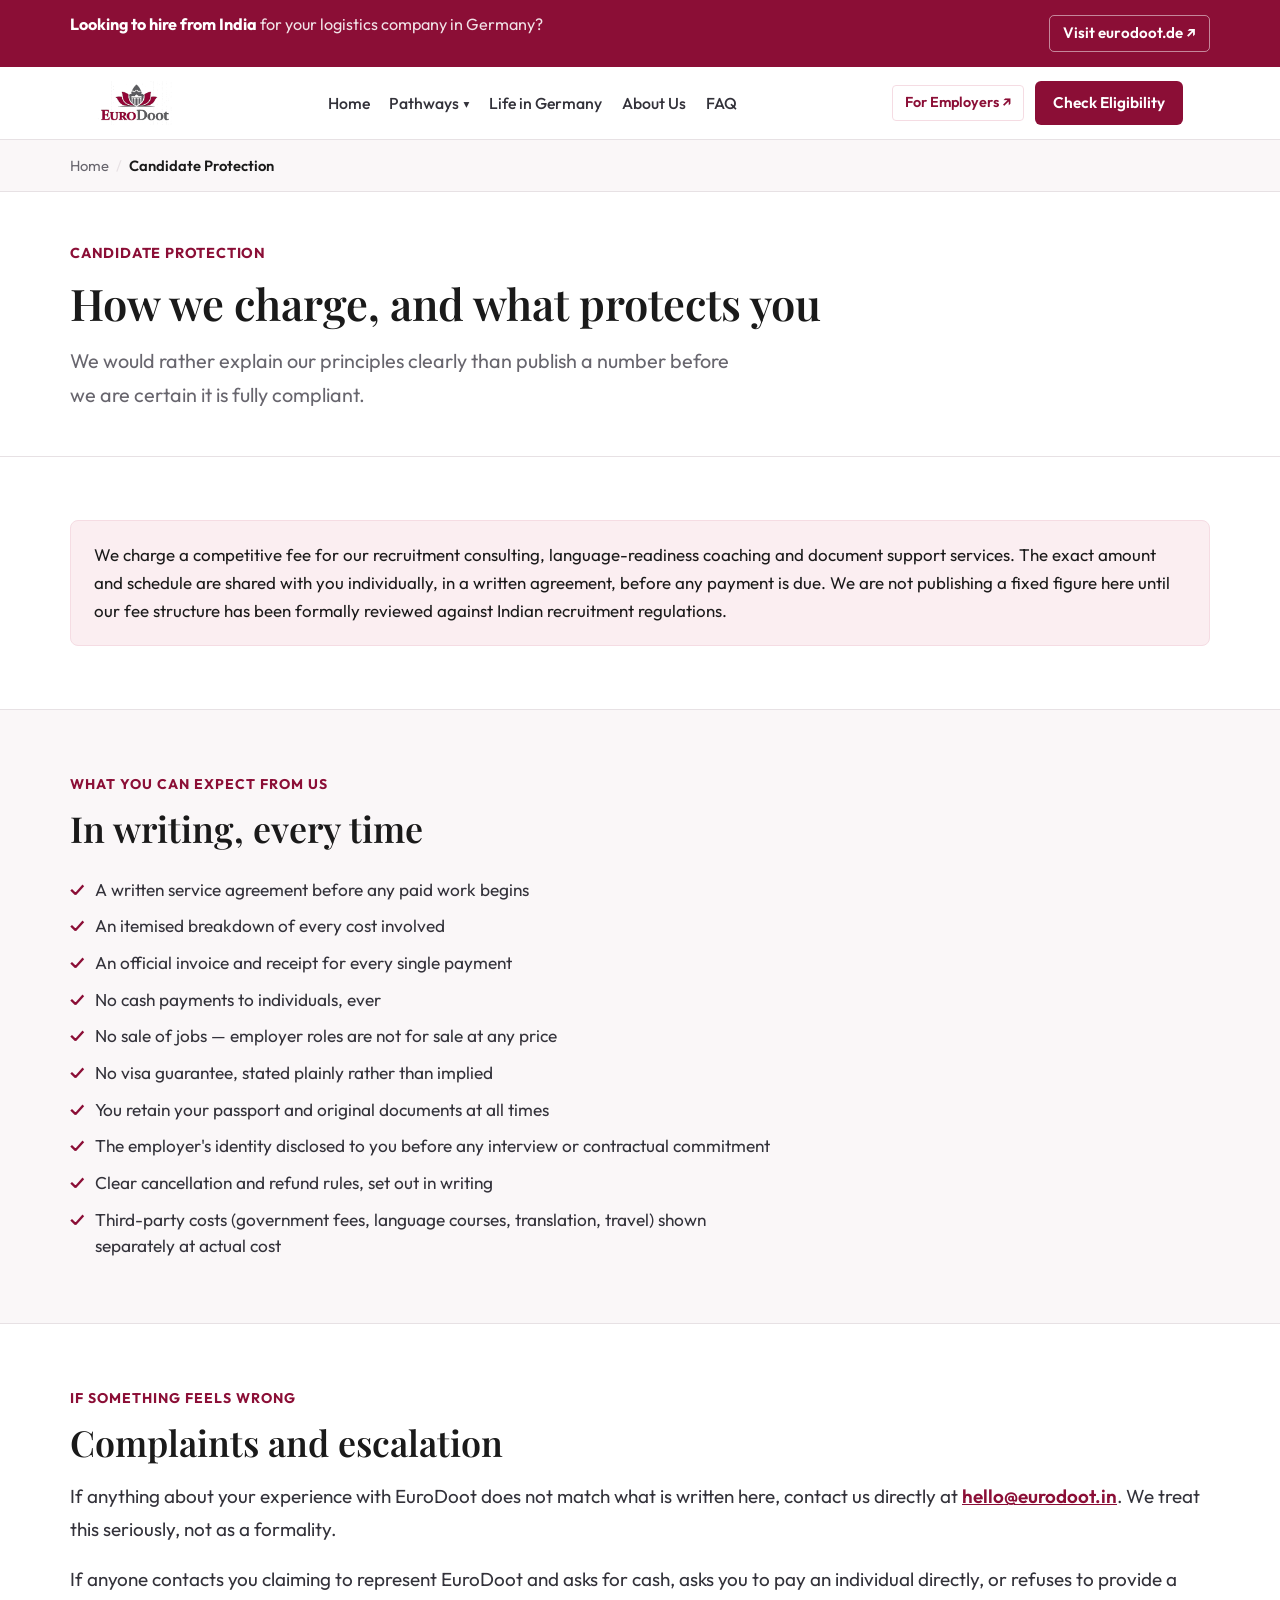
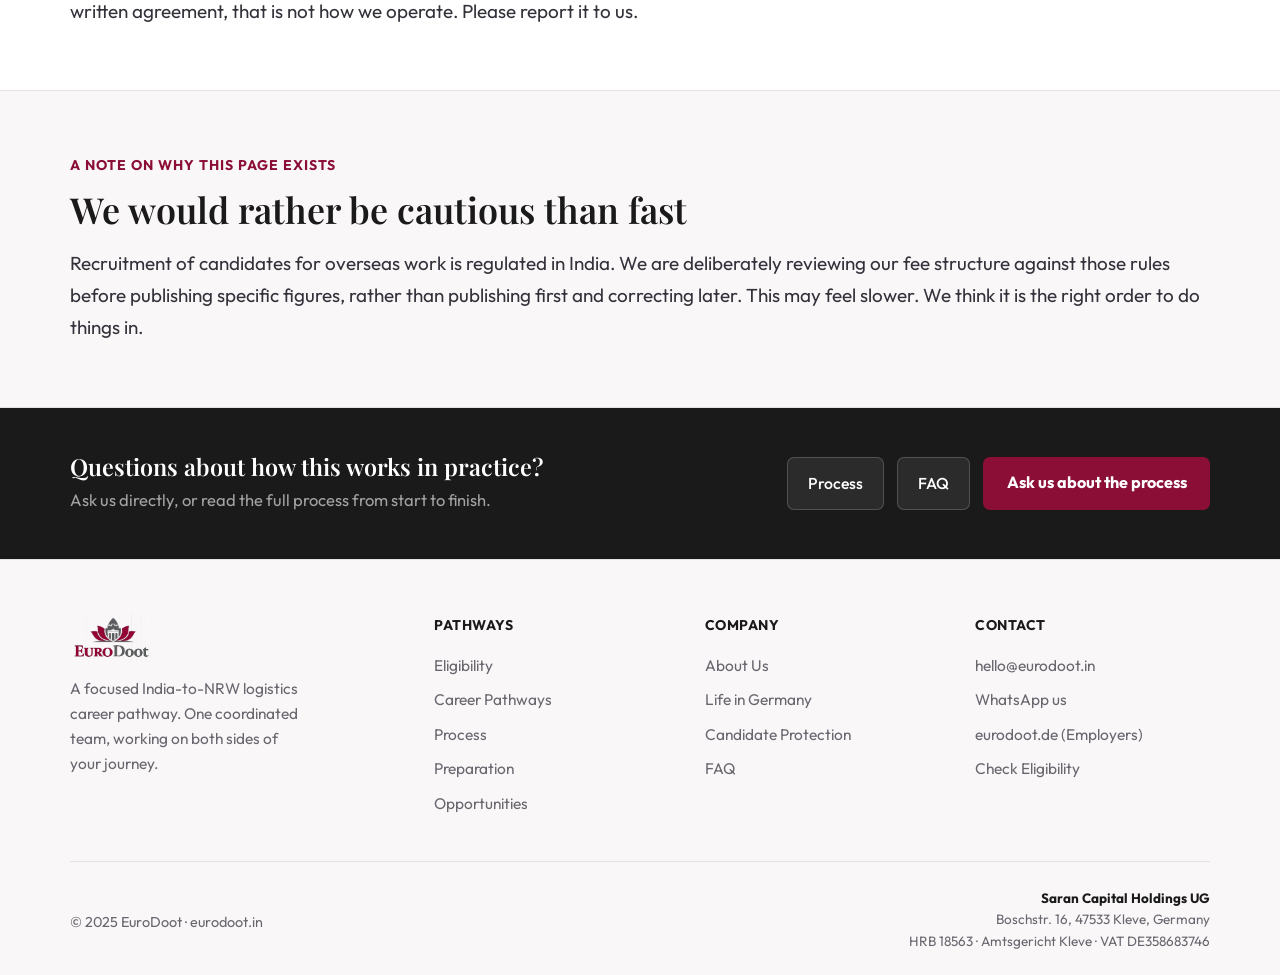
<file: candidate-protection.html>
<!DOCTYPE html>
<html lang="en">
<head>
<meta charset="UTF-8">
<meta name="viewport" content="width=device-width, initial-scale=1.0">
<title>Candidate Protection & How EuroDoot Charges | EuroDoot</title>
<meta name="description" content="Understand EuroDoot's candidate protections: written agreements, itemised costs, no cash payments, no visa guarantees, and clear complaint handling.">
<link rel="canonical" href="https://eurodoot.in/candidate-protection.html">
<meta property="og:type" content="website">
<meta property="og:title" content="Candidate Protection & How EuroDoot Charges | EuroDoot">
<meta property="og:description" content="Understand EuroDoot's candidate protections: written agreements, itemised costs, no cash payments, no visa guarantees, and clear complaint handling.">
<meta property="og:url" content="https://eurodoot.in/candidate-protection.html">
<meta property="og:site_name" content="EuroDoot">
<meta name="twitter:card" content="summary">
<meta name="twitter:title" content="Candidate Protection & How EuroDoot Charges | EuroDoot">
<meta name="twitter:description" content="Understand EuroDoot's candidate protections: written agreements, itemised costs, no cash payments, no visa guarantees, and clear complaint handling.">
<link rel="icon" href="assets/images/favicon.png" sizes="32x32">
<link href="https://fonts.googleapis.com/css2?family=Playfair+Display:ital,wght@0,400;0,600;1,400&family=Outfit:wght@300;400;500;600;700&display=swap" rel="stylesheet">
<link rel="stylesheet" href="assets/style.css">
<script type="application/ld+json">
{
  "@context": "https://schema.org",
  "@type": "BreadcrumbList",
  "itemListElement": [
    {"@type": "ListItem", "position": 1, "name": "Home", "item": "https://eurodoot.in/index.html"},
    {"@type": "ListItem", "position": 2, "name": "Candidate Protection", "item": "https://eurodoot.in/candidate-protection.html"}
  ]
}
</script>

</head>
<body>
<a href="#main" class="skip-link">Skip to main content</a>
<div class="top-banner">
  <div class="tb-inner">
    <p><strong>Looking to hire from India</strong> for your logistics company in Germany?</p>
    <a href="https://eurodoot.de" class="tb-link" target="_blank" rel="noopener">Visit eurodoot.de ↗</a>
  </div>
</div>
<header class="site-nav">
  <div class="nav-inner">
    <a href="index.html" class="nav-logo" aria-label="EuroDoot home"><img src="assets/images/logo.png" alt="EuroDoot logo"></a>
    <nav aria-label="Primary">
      <ul class="nav-links"><li><a href="index.html">Home</a></li><li class="has-dropdown"><button type="button" aria-haspopup="true" aria-expanded="false">Pathways <span class="caret">▾</span></button><ul class="dropdown-menu"><li><a href="eligibility.html">Eligibility</a></li><li><a href="career-pathways.html">Career Pathways</a></li><li><a href="process.html">Process</a></li><li><a href="preparation.html">Preparation</a></li><li><a href="opportunities.html">Opportunities</a></li></ul></li><li><a href="life-in-nrw.html">Life in Germany</a></li><li><a href="about.html">About Us</a></li><li><a href="faq.html">FAQ</a></li></ul>
    </nav>
    <div class="nav-right">
      <a href="https://eurodoot.de" class="nav-employer" target="_blank" rel="noopener">For Employers ↗</a>
      <a href="apply.html" class="nav-cta">Check Eligibility</a>
      <button class="nav-toggle" aria-label="Open menu" aria-expanded="false" aria-controls="mobilePanel">
        <span></span><span></span><span></span>
      </button>
    </div>
  </div>
  <div class="mobile-panel" id="mobilePanel"><ul><li><a href="index.html">Home</a></li><li><a href="eligibility.html">Eligibility</a></li><li><a href="career-pathways.html">Career Pathways</a></li><li><a href="process.html">Process</a></li><li><a href="preparation.html">Preparation</a></li><li><a href="opportunities.html">Opportunities</a></li><li><a href="life-in-nrw.html">Life in Germany</a></li><li><a href="about.html">About Us</a></li><li><a href="faq.html">FAQ</a></li><li><a href="apply.html">Check Eligibility</a></li></ul><a href="https://eurodoot.de" target="_blank" class="mobile-cta" style="background:#fff;border:1px solid var(--divider);color:var(--ink);margin-bottom:.6rem">For Employers ↗</a><a href="apply.html" class="mobile-cta">Check Eligibility</a></div>
</header>

<nav class="breadcrumb" aria-label="Breadcrumb">
  <ol><li><a href="index.html">Home</a></li><li aria-current="page">Candidate Protection</li></ol>
</nav>
<main id="main">

<div class="page-hero">
  <div class="container">
    <span class="page-eyebrow">Candidate Protection</span>
    <h1>How we charge, and what protects you</h1>
    <p class="lead">We would rather explain our principles clearly than publish a number before we are certain it is fully compliant.</p>
  </div>
</div>

<section>
  <div class="container">
    <div class="note">We charge a competitive fee for our recruitment consulting, language-readiness coaching and document support services. The exact amount and schedule are shared with you individually, in a written agreement, before any payment is due. We are not publishing a fixed figure here until our fee structure has been formally reviewed against Indian recruitment regulations.</div>
  </div>
</section>

<section class="alt-bg">
  <div class="container">
    <span class="section-label">What You Can Expect From Us</span>
    <h2>In writing, every time</h2>
    <ul class="check-list" style="margin-top:1.5rem;max-width:700px">
      <li>A written service agreement before any paid work begins</li>
      <li>An itemised breakdown of every cost involved</li>
      <li>An official invoice and receipt for every single payment</li>
      <li>No cash payments to individuals, ever</li>
      <li>No sale of jobs &mdash; employer roles are not for sale at any price</li>
      <li>No visa guarantee, stated plainly rather than implied</li>
      <li>You retain your passport and original documents at all times</li>
      <li>The employer's identity disclosed to you before any interview or contractual commitment</li>
      <li>Clear cancellation and refund rules, set out in writing</li>
      <li>Third-party costs (government fees, language courses, translation, travel) shown separately at actual cost</li>
    </ul>
  </div>
</section>

<section>
  <div class="container">
    <span class="section-label">If Something Feels Wrong</span>
    <h2>Complaints and escalation</h2>
    <p>If anything about your experience with EuroDoot does not match what is written here, contact us directly at <a href="mailto:hello@eurodoot.in" style="color:var(--burg);font-weight:600">hello@eurodoot.in</a>. We treat this seriously, not as a formality.</p>
    <p>If anyone contacts you claiming to represent EuroDoot and asks for cash, asks you to pay an individual directly, or refuses to provide a written agreement, that is not how we operate. Please report it to us.</p>
  </div>
</section>

<section class="alt-bg">
  <div class="container">
    <span class="section-label">A Note on Why This Page Exists</span>
    <h2>We would rather be cautious than fast</h2>
    <p>Recruitment of candidates for overseas work is regulated in India. We are deliberately reviewing our fee structure against those rules before publishing specific figures, rather than publishing first and correcting later. This may feel slower. We think it is the right order to do things in.</p>
  </div>
</section>
<section class="next-steps">
  <div class="container">
    <div>
      <h2>Questions about how this works in practice?</h2>
      <p>Ask us directly, or read the full process from start to finish.</p>
    </div>
    <div class="next-links">
      <a href="process.html" class="next-link">Process</a><a href="faq.html" class="next-link">FAQ</a>
      <a href="apply.html" class="next-cta">Ask us about the process</a>
    </div>
  </div>
</section>

</main>
<footer class="site-footer">
  <div class="footer-inner">
    <div class="footer-top">
      <div class="footer-brand">
        <img src="assets/images/logo.png" alt="EuroDoot" class="footer-logo">
        <p>A focused India-to-NRW logistics career pathway. One coordinated team, working on both sides of your journey.</p>
      </div>
      <div class="footer-col">
        <h4>Pathways</h4>
        <a href="eligibility.html">Eligibility</a>
        <a href="career-pathways.html">Career Pathways</a>
        <a href="process.html">Process</a>
        <a href="preparation.html">Preparation</a>
        <a href="opportunities.html">Opportunities</a>
      </div>
      <div class="footer-col">
        <h4>Company</h4>
        <a href="about.html">About Us</a>
        <a href="life-in-nrw.html">Life in Germany</a>
        <a href="candidate-protection.html">Candidate Protection</a>
        <a href="faq.html">FAQ</a>
      </div>
      <div class="footer-col">
        <h4>Contact</h4>
        <a href="mailto:hello@eurodoot.in">hello@eurodoot.in</a>
        <a href="https://wa.me/919310527346">WhatsApp us</a>
        <a href="https://eurodoot.de" target="_blank" rel="noopener">eurodoot.de (Employers)</a>
        <a href="apply.html">Check Eligibility</a>
      </div>
    </div>
    <div class="footer-bottom">
      <p class="footer-copy">&copy; 2025 EuroDoot &middot; eurodoot.in</p>
      <p class="footer-verify"><strong>Saran Capital Holdings UG</strong><br>Boschstr. 16, 47533 Kleve, Germany<br>HRB 18563 &middot; Amtsgericht Kleve &middot; VAT DE358683746</p>
    </div>
  </div>
</footer>

<script src="assets/script.js"></script>
</body>
</html>
</file>
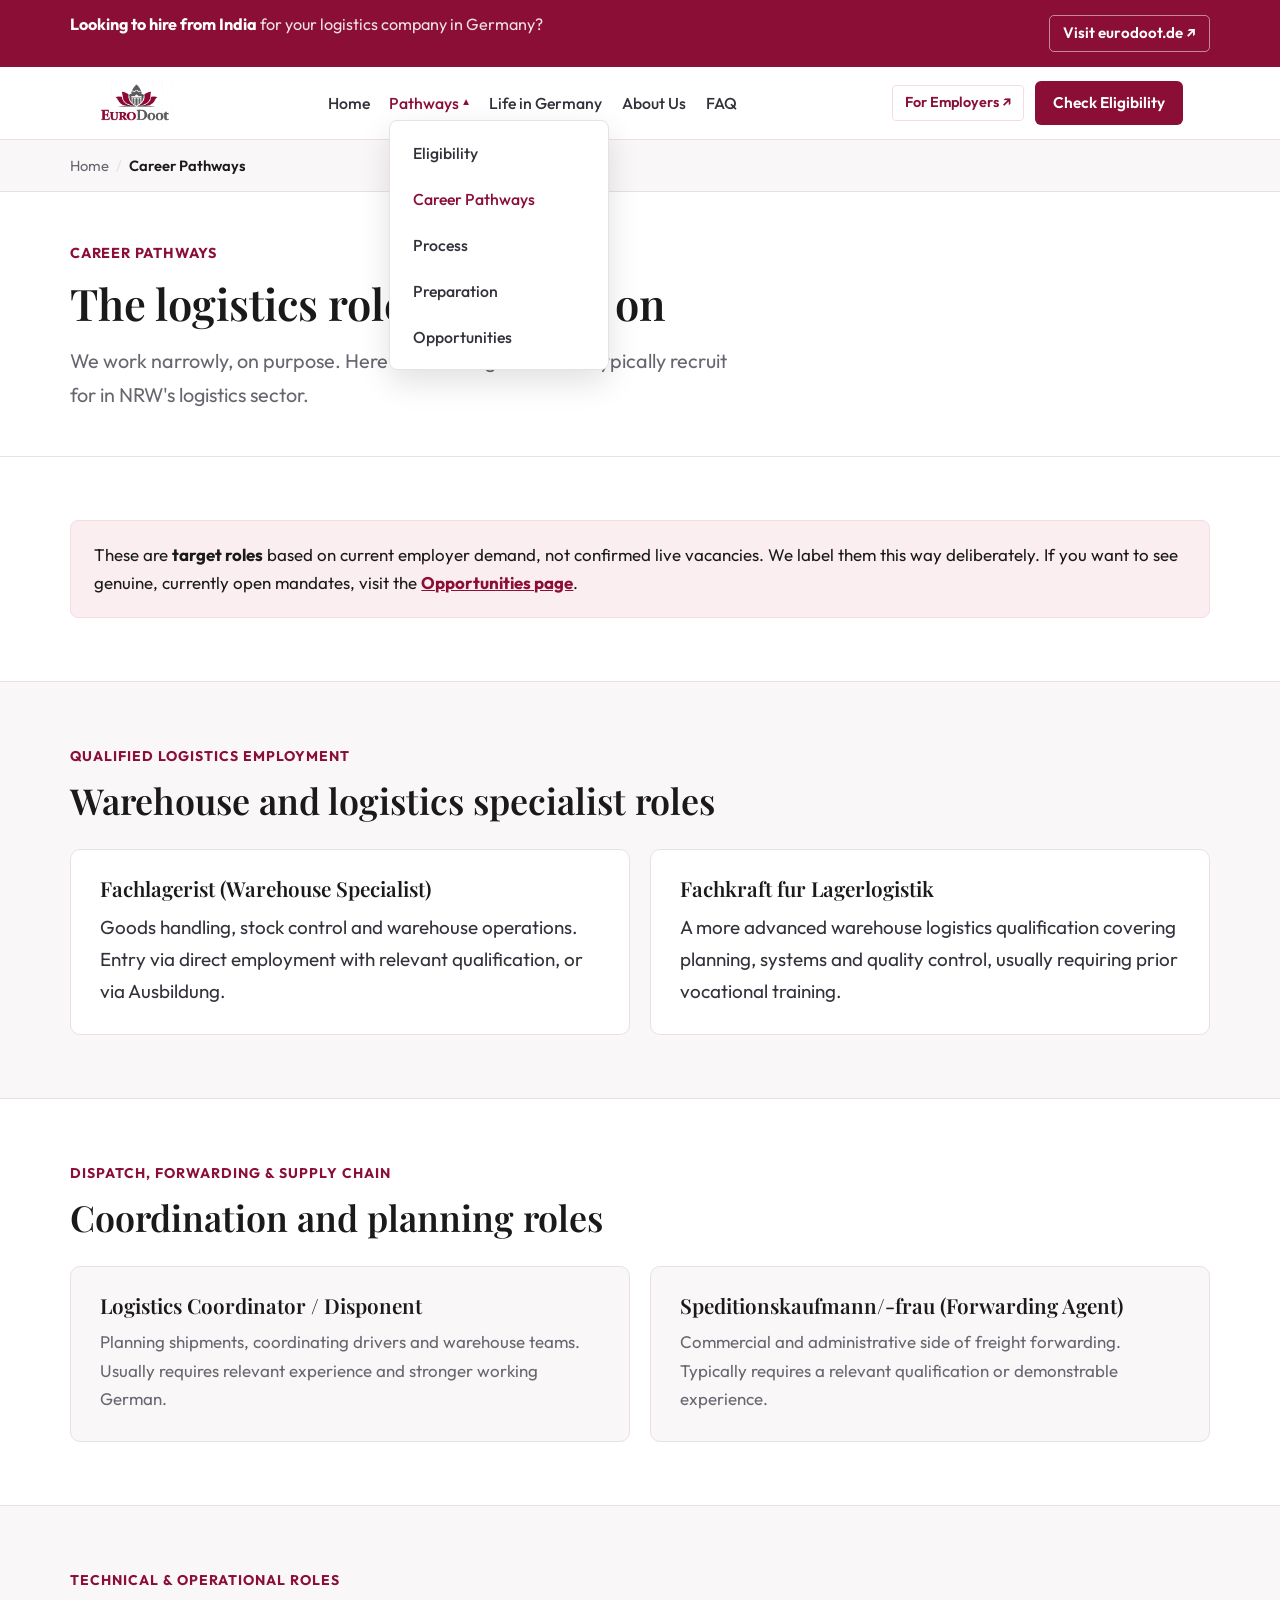
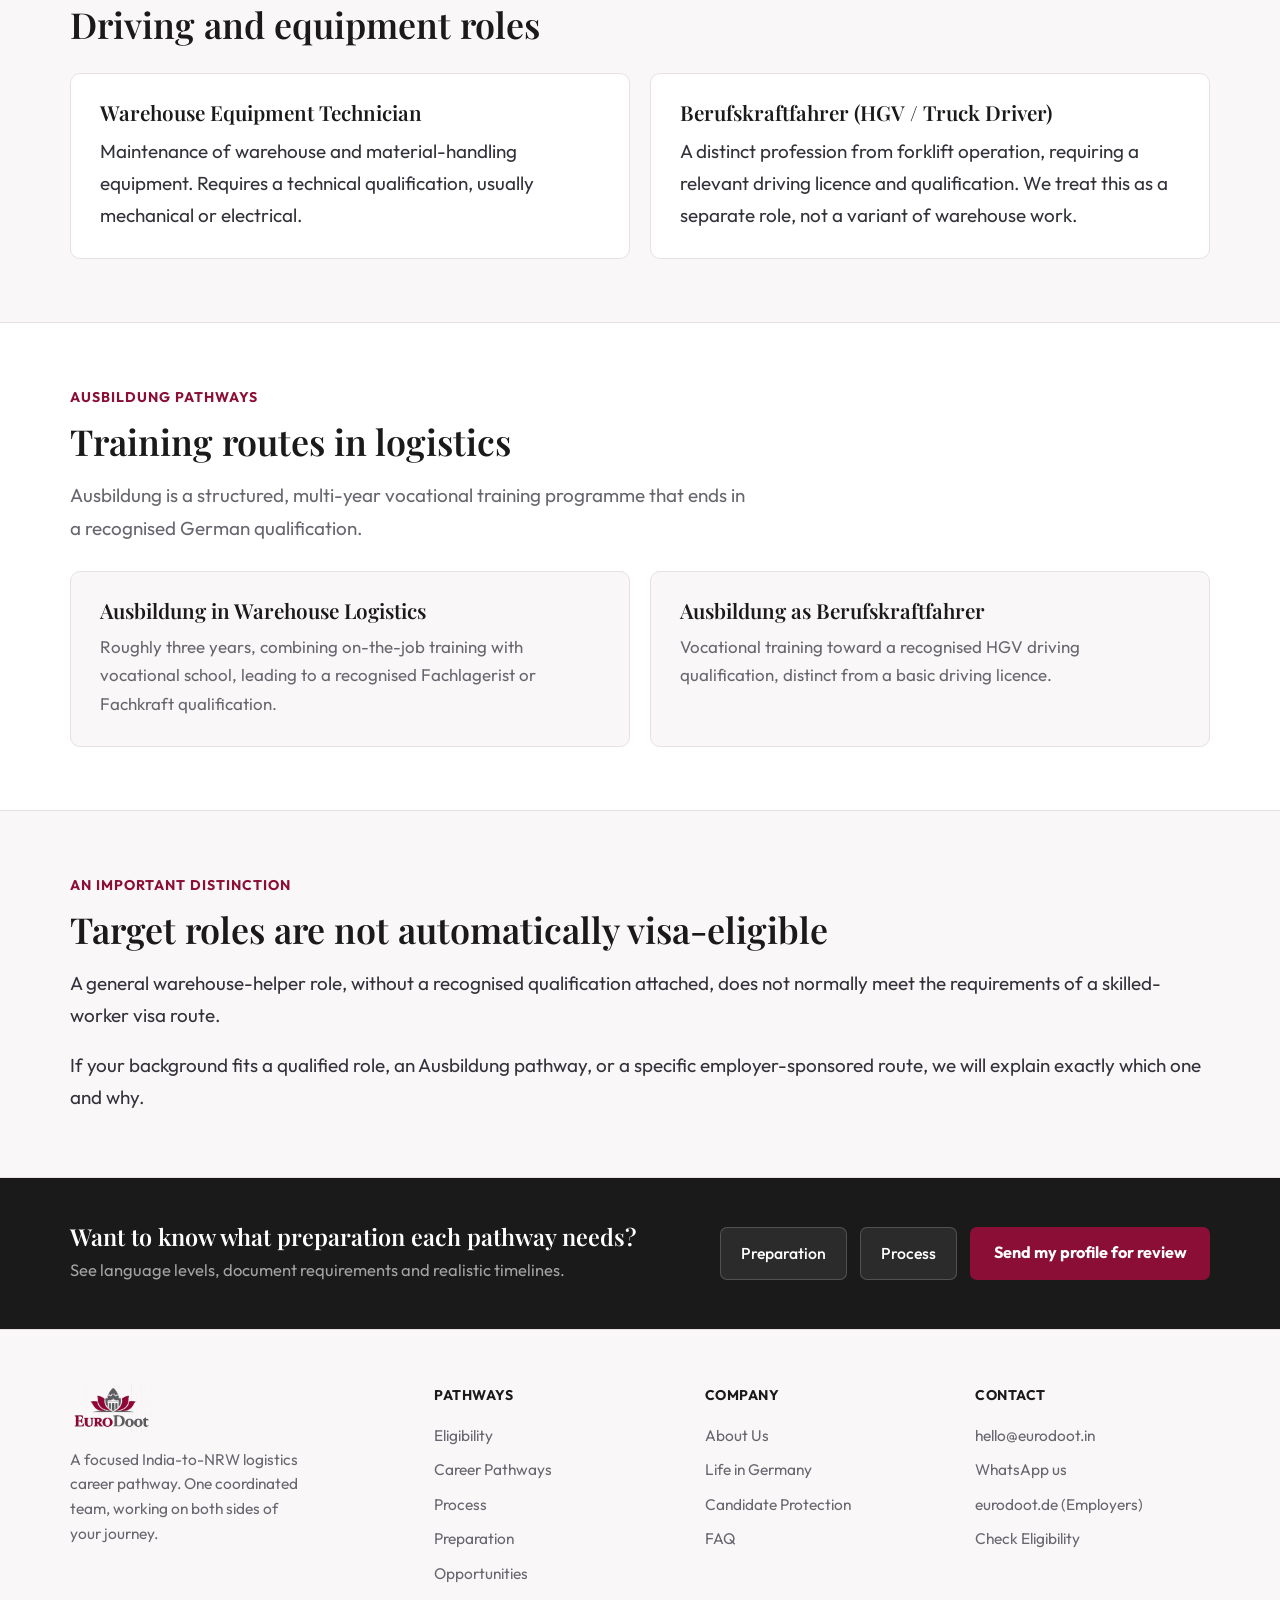
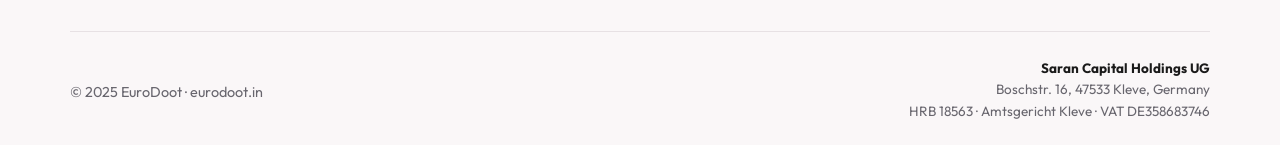
<file: career-pathways.html>
<!DOCTYPE html>
<html lang="en">
<head>
<meta charset="UTF-8">
<meta name="viewport" content="width=device-width, initial-scale=1.0">
<title>Logistics Jobs & Ausbildung Pathways in Germany for Indians | EuroDoot</title>
<meta name="description" content="Explore the warehouse, logistics, dispatch and Ausbildung pathways EuroDoot focuses on for candidates moving from India to NRW, Germany.">
<link rel="canonical" href="https://eurodoot.in/career-pathways.html">
<meta property="og:type" content="website">
<meta property="og:title" content="Logistics Jobs & Ausbildung Pathways in Germany for Indians | EuroDoot">
<meta property="og:description" content="Explore the warehouse, logistics, dispatch and Ausbildung pathways EuroDoot focuses on for candidates moving from India to NRW, Germany.">
<meta property="og:url" content="https://eurodoot.in/career-pathways.html">
<meta property="og:site_name" content="EuroDoot">
<meta name="twitter:card" content="summary">
<meta name="twitter:title" content="Logistics Jobs & Ausbildung Pathways in Germany for Indians | EuroDoot">
<meta name="twitter:description" content="Explore the warehouse, logistics, dispatch and Ausbildung pathways EuroDoot focuses on for candidates moving from India to NRW, Germany.">
<link rel="icon" href="assets/images/favicon.png" sizes="32x32">
<link href="https://fonts.googleapis.com/css2?family=Playfair+Display:ital,wght@0,400;0,600;1,400&family=Outfit:wght@300;400;500;600;700&display=swap" rel="stylesheet">
<link rel="stylesheet" href="assets/style.css">
<script type="application/ld+json">
{
  "@context": "https://schema.org",
  "@type": "BreadcrumbList",
  "itemListElement": [
    {"@type": "ListItem", "position": 1, "name": "Home", "item": "https://eurodoot.in/index.html"},
    {"@type": "ListItem", "position": 2, "name": "Career Pathways", "item": "https://eurodoot.in/career-pathways.html"}
  ]
}
</script>

</head>
<body>
<a href="#main" class="skip-link">Skip to main content</a>
<div class="top-banner">
  <div class="tb-inner">
    <p><strong>Looking to hire from India</strong> for your logistics company in Germany?</p>
    <a href="https://eurodoot.de" class="tb-link" target="_blank" rel="noopener">Visit eurodoot.de ↗</a>
  </div>
</div>
<header class="site-nav">
  <div class="nav-inner">
    <a href="index.html" class="nav-logo" aria-label="EuroDoot home"><img src="assets/images/logo.png" alt="EuroDoot logo"></a>
    <nav aria-label="Primary">
      <ul class="nav-links"><li><a href="index.html">Home</a></li><li class="has-dropdown open"><button type="button" aria-haspopup="true" aria-expanded="true">Pathways <span class="caret">▾</span></button><ul class="dropdown-menu"><li><a href="eligibility.html">Eligibility</a></li><li><a href="career-pathways.html" aria-current="page">Career Pathways</a></li><li><a href="process.html">Process</a></li><li><a href="preparation.html">Preparation</a></li><li><a href="opportunities.html">Opportunities</a></li></ul></li><li><a href="life-in-nrw.html">Life in Germany</a></li><li><a href="about.html">About Us</a></li><li><a href="faq.html">FAQ</a></li></ul>
    </nav>
    <div class="nav-right">
      <a href="https://eurodoot.de" class="nav-employer" target="_blank" rel="noopener">For Employers ↗</a>
      <a href="apply.html" class="nav-cta">Check Eligibility</a>
      <button class="nav-toggle" aria-label="Open menu" aria-expanded="false" aria-controls="mobilePanel">
        <span></span><span></span><span></span>
      </button>
    </div>
  </div>
  <div class="mobile-panel" id="mobilePanel"><ul><li><a href="index.html">Home</a></li><li><a href="eligibility.html">Eligibility</a></li><li><a href="career-pathways.html" aria-current="page">Career Pathways</a></li><li><a href="process.html">Process</a></li><li><a href="preparation.html">Preparation</a></li><li><a href="opportunities.html">Opportunities</a></li><li><a href="life-in-nrw.html">Life in Germany</a></li><li><a href="about.html">About Us</a></li><li><a href="faq.html">FAQ</a></li><li><a href="apply.html">Check Eligibility</a></li></ul><a href="https://eurodoot.de" target="_blank" class="mobile-cta" style="background:#fff;border:1px solid var(--divider);color:var(--ink);margin-bottom:.6rem">For Employers ↗</a><a href="apply.html" class="mobile-cta">Check Eligibility</a></div>
</header>

<nav class="breadcrumb" aria-label="Breadcrumb">
  <ol><li><a href="index.html">Home</a></li><li aria-current="page">Career Pathways</li></ol>
</nav>
<main id="main">

<div class="page-hero">
  <div class="container">
    <span class="page-eyebrow">Career Pathways</span>
    <h1>The logistics roles we focus on</h1>
    <p class="lead">We work narrowly, on purpose. Here are the target roles we typically recruit for in NRW's logistics sector.</p>
  </div>
</div>

<section>
  <div class="container">
    <div class="note">These are <strong>target roles</strong> based on current employer demand, not confirmed live vacancies. We label them this way deliberately. If you want to see genuine, currently open mandates, visit the <a href="opportunities.html" style="color:var(--burg);font-weight:700">Opportunities page</a>.</div>
  </div>
</section>

<section class="alt-bg">
  <div class="container">
    <span class="section-label">Qualified Logistics Employment</span>
    <h2>Warehouse and logistics specialist roles</h2>
    <div class="grid-2" style="margin-top:1.5rem">
      <div class="card-white">
        <h3>Fachlagerist (Warehouse Specialist)</h3>
        <p>Goods handling, stock control and warehouse operations. Entry via direct employment with relevant qualification, or via Ausbildung.</p>
      </div>
      <div class="card-white">
        <h3>Fachkraft fur Lagerlogistik</h3>
        <p>A more advanced warehouse logistics qualification covering planning, systems and quality control, usually requiring prior vocational training.</p>
      </div>
    </div>
  </div>
</section>

<section>
  <div class="container">
    <span class="section-label">Dispatch, Forwarding &amp; Supply Chain</span>
    <h2>Coordination and planning roles</h2>
    <div class="grid-2" style="margin-top:1.5rem">
      <div class="card">
        <h3>Logistics Coordinator / Disponent</h3>
        <p>Planning shipments, coordinating drivers and warehouse teams. Usually requires relevant experience and stronger working German.</p>
      </div>
      <div class="card">
        <h3>Speditionskaufmann/-frau (Forwarding Agent)</h3>
        <p>Commercial and administrative side of freight forwarding. Typically requires a relevant qualification or demonstrable experience.</p>
      </div>
    </div>
  </div>
</section>

<section class="alt-bg">
  <div class="container">
    <span class="section-label">Technical &amp; Operational Roles</span>
    <h2>Driving and equipment roles</h2>
    <div class="grid-2" style="margin-top:1.5rem">
      <div class="card-white">
        <h3>Warehouse Equipment Technician</h3>
        <p>Maintenance of warehouse and material-handling equipment. Requires a technical qualification, usually mechanical or electrical.</p>
      </div>
      <div class="card-white">
        <h3>Berufskraftfahrer (HGV / Truck Driver)</h3>
        <p>A distinct profession from forklift operation, requiring a relevant driving licence and qualification. We treat this as a separate role, not a variant of warehouse work.</p>
      </div>
    </div>
  </div>
</section>

<section>
  <div class="container">
    <span class="section-label">Ausbildung Pathways</span>
    <h2>Training routes in logistics</h2>
    <p class="section-sub">Ausbildung is a structured, multi-year vocational training programme that ends in a recognised German qualification.</p>
    <div class="grid-2" style="margin-top:1.5rem">
      <div class="card">
        <h3>Ausbildung in Warehouse Logistics</h3>
        <p>Roughly three years, combining on-the-job training with vocational school, leading to a recognised Fachlagerist or Fachkraft qualification.</p>
      </div>
      <div class="card">
        <h3>Ausbildung as Berufskraftfahrer</h3>
        <p>Vocational training toward a recognised HGV driving qualification, distinct from a basic driving licence.</p>
      </div>
    </div>
  </div>
</section>

<section class="alt-bg">
  <div class="container">
    <span class="section-label">An Important Distinction</span>
    <h2>Target roles are not automatically visa-eligible</h2>
    <p>A general warehouse-helper role, without a recognised qualification attached, does not normally meet the requirements of a skilled-worker visa route.</p>
    <p>If your background fits a qualified role, an Ausbildung pathway, or a specific employer-sponsored route, we will explain exactly which one and why.</p>
  </div>
</section>
<section class="next-steps">
  <div class="container">
    <div>
      <h2>Want to know what preparation each pathway needs?</h2>
      <p>See language levels, document requirements and realistic timelines.</p>
    </div>
    <div class="next-links">
      <a href="preparation.html" class="next-link">Preparation</a><a href="process.html" class="next-link">Process</a>
      <a href="apply.html" class="next-cta">Send my profile for review</a>
    </div>
  </div>
</section>

</main>
<footer class="site-footer">
  <div class="footer-inner">
    <div class="footer-top">
      <div class="footer-brand">
        <img src="assets/images/logo.png" alt="EuroDoot" class="footer-logo">
        <p>A focused India-to-NRW logistics career pathway. One coordinated team, working on both sides of your journey.</p>
      </div>
      <div class="footer-col">
        <h4>Pathways</h4>
        <a href="eligibility.html">Eligibility</a>
        <a href="career-pathways.html">Career Pathways</a>
        <a href="process.html">Process</a>
        <a href="preparation.html">Preparation</a>
        <a href="opportunities.html">Opportunities</a>
      </div>
      <div class="footer-col">
        <h4>Company</h4>
        <a href="about.html">About Us</a>
        <a href="life-in-nrw.html">Life in Germany</a>
        <a href="candidate-protection.html">Candidate Protection</a>
        <a href="faq.html">FAQ</a>
      </div>
      <div class="footer-col">
        <h4>Contact</h4>
        <a href="mailto:hello@eurodoot.in">hello@eurodoot.in</a>
        <a href="https://wa.me/919310527346">WhatsApp us</a>
        <a href="https://eurodoot.de" target="_blank" rel="noopener">eurodoot.de (Employers)</a>
        <a href="apply.html">Check Eligibility</a>
      </div>
    </div>
    <div class="footer-bottom">
      <p class="footer-copy">&copy; 2025 EuroDoot &middot; eurodoot.in</p>
      <p class="footer-verify"><strong>Saran Capital Holdings UG</strong><br>Boschstr. 16, 47533 Kleve, Germany<br>HRB 18563 &middot; Amtsgericht Kleve &middot; VAT DE358683746</p>
    </div>
  </div>
</footer>

<script src="assets/script.js"></script>
</body>
</html>
</file>
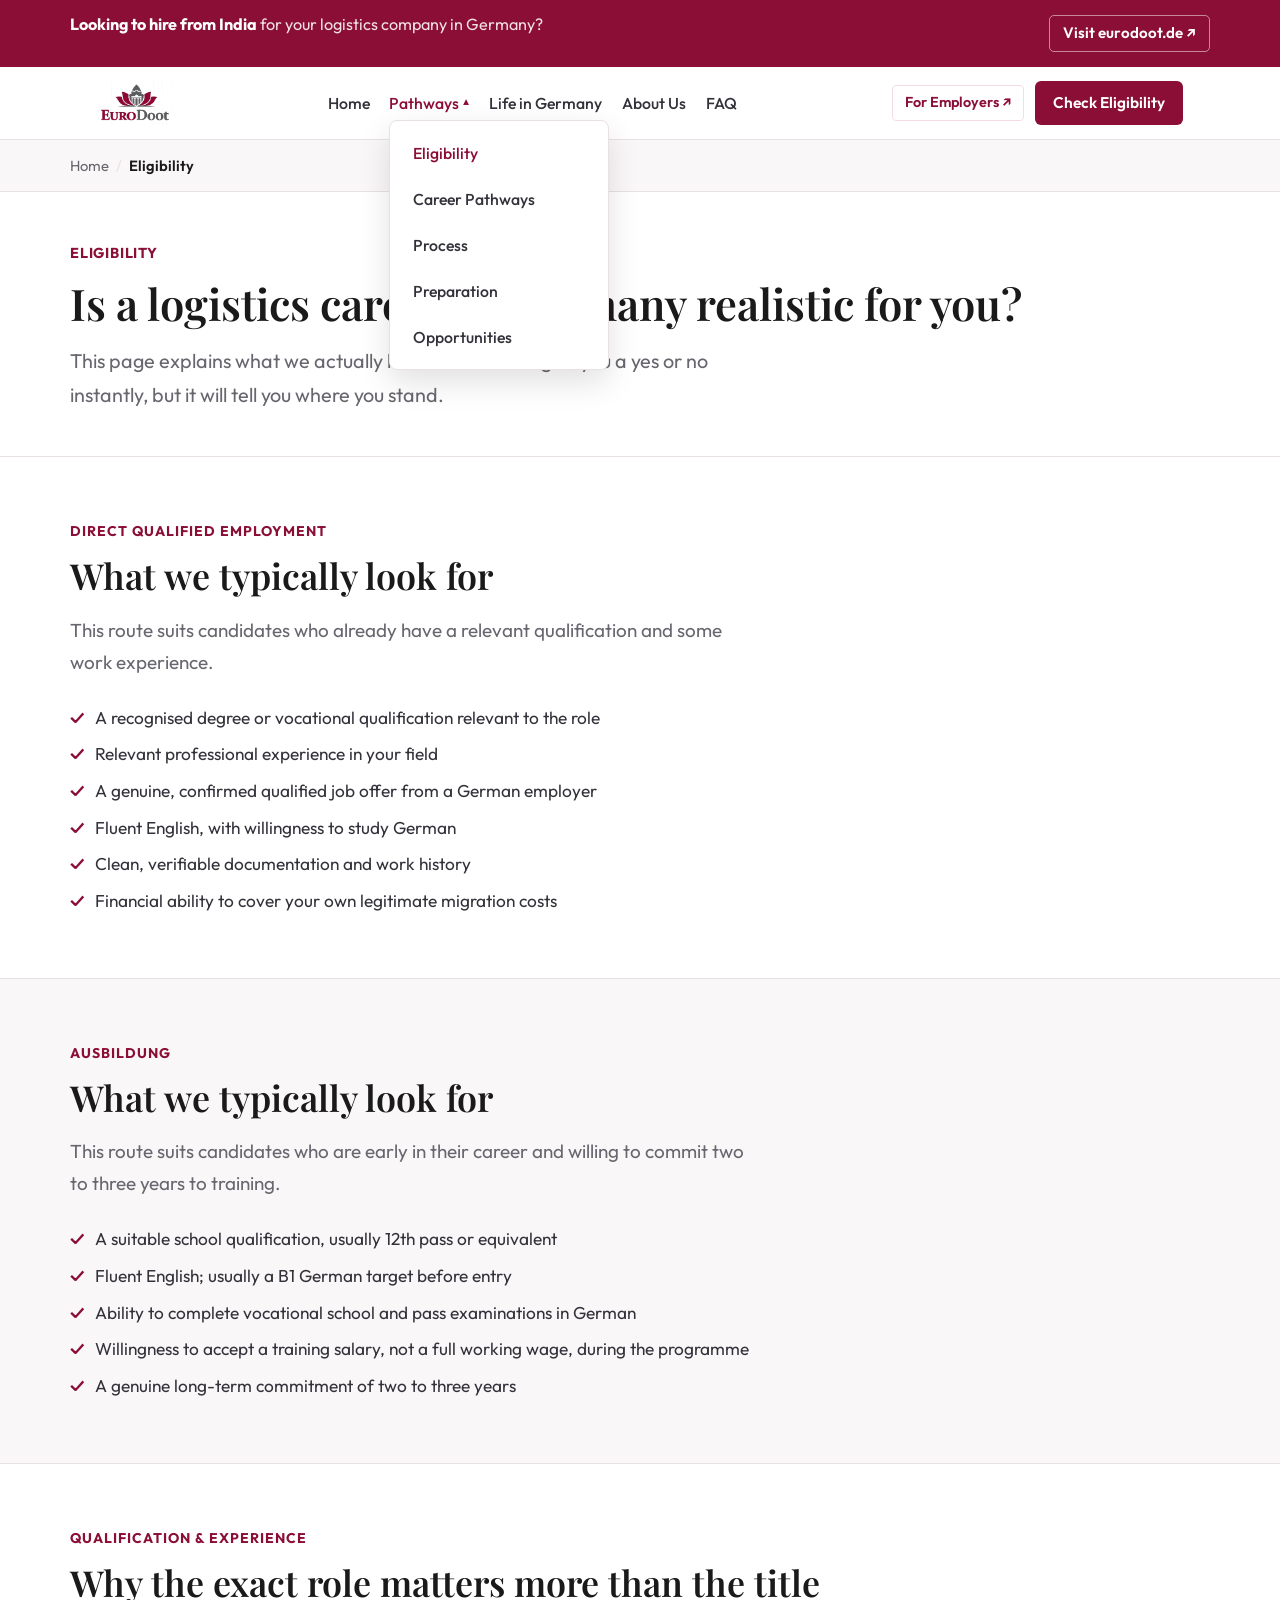
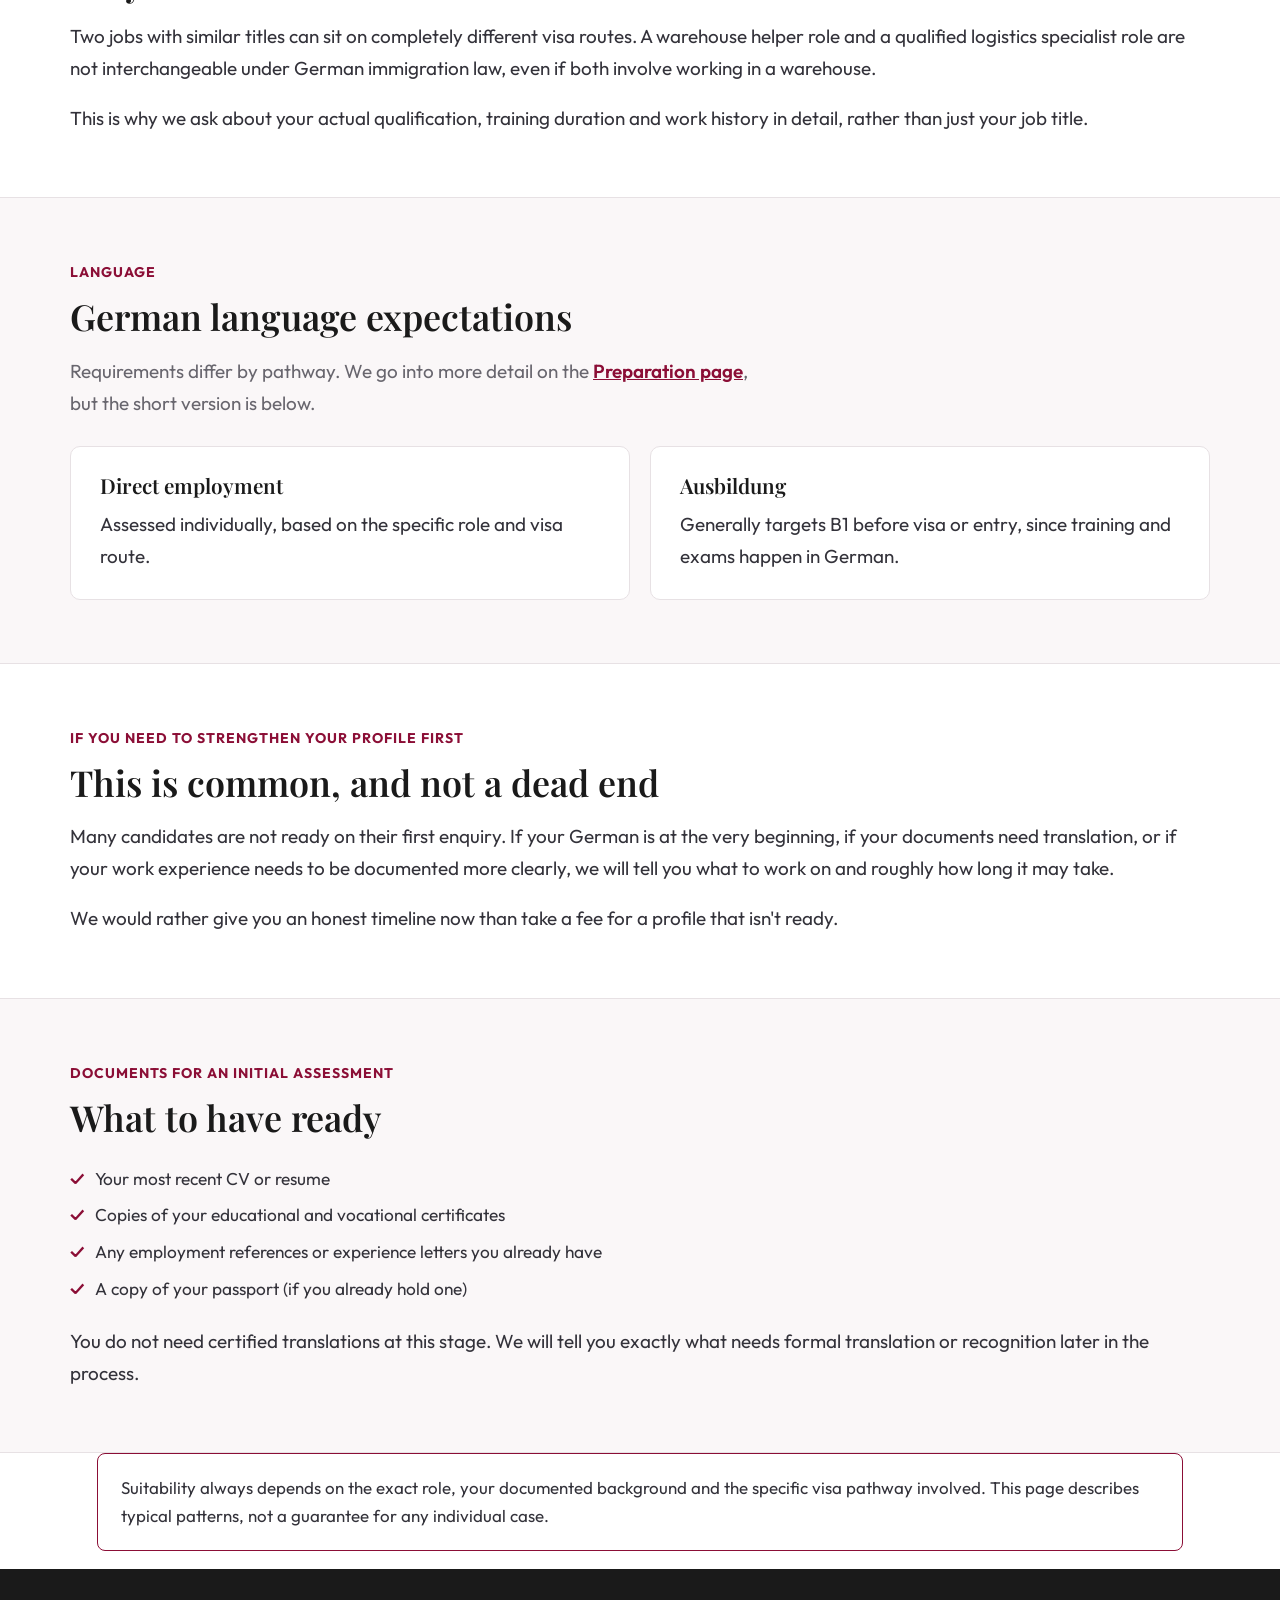
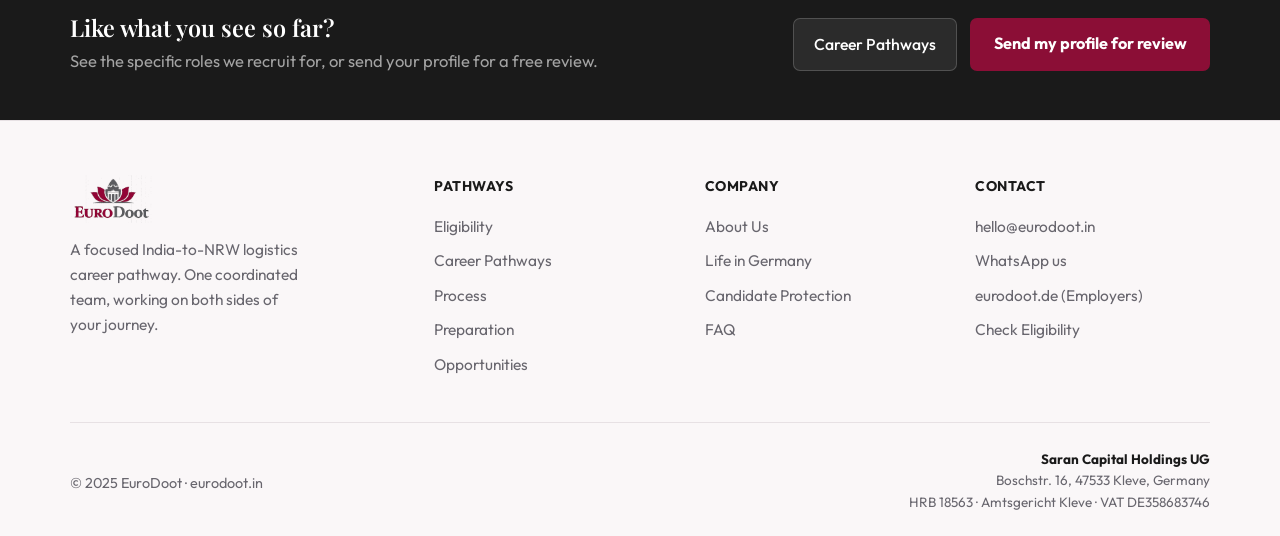
<file: eligibility.html>
<!DOCTYPE html>
<html lang="en">
<head>
<meta charset="UTF-8">
<meta name="viewport" content="width=device-width, initial-scale=1.0">
<title>Eligibility for Logistics Jobs in Germany from India | EuroDoot</title>
<meta name="description" content="Understand what EuroDoot looks for when assessing eligibility for direct logistics employment or Ausbildung pathways from India to Germany.">
<link rel="canonical" href="https://eurodoot.in/eligibility.html">
<meta property="og:type" content="website">
<meta property="og:title" content="Eligibility for Logistics Jobs in Germany from India | EuroDoot">
<meta property="og:description" content="Understand what EuroDoot looks for when assessing eligibility for direct logistics employment or Ausbildung pathways from India to Germany.">
<meta property="og:url" content="https://eurodoot.in/eligibility.html">
<meta property="og:site_name" content="EuroDoot">
<meta name="twitter:card" content="summary">
<meta name="twitter:title" content="Eligibility for Logistics Jobs in Germany from India | EuroDoot">
<meta name="twitter:description" content="Understand what EuroDoot looks for when assessing eligibility for direct logistics employment or Ausbildung pathways from India to Germany.">
<link rel="icon" href="assets/images/favicon.png" sizes="32x32">
<link href="https://fonts.googleapis.com/css2?family=Playfair+Display:ital,wght@0,400;0,600;1,400&family=Outfit:wght@300;400;500;600;700&display=swap" rel="stylesheet">
<link rel="stylesheet" href="assets/style.css">
<script type="application/ld+json">
{
  "@context": "https://schema.org",
  "@type": "BreadcrumbList",
  "itemListElement": [
    {"@type": "ListItem", "position": 1, "name": "Home", "item": "https://eurodoot.in/index.html"},
    {"@type": "ListItem", "position": 2, "name": "Eligibility", "item": "https://eurodoot.in/eligibility.html"}
  ]
}
</script>

</head>
<body>
<a href="#main" class="skip-link">Skip to main content</a>
<div class="top-banner">
  <div class="tb-inner">
    <p><strong>Looking to hire from India</strong> for your logistics company in Germany?</p>
    <a href="https://eurodoot.de" class="tb-link" target="_blank" rel="noopener">Visit eurodoot.de ↗</a>
  </div>
</div>
<header class="site-nav">
  <div class="nav-inner">
    <a href="index.html" class="nav-logo" aria-label="EuroDoot home"><img src="assets/images/logo.png" alt="EuroDoot logo"></a>
    <nav aria-label="Primary">
      <ul class="nav-links"><li><a href="index.html">Home</a></li><li class="has-dropdown open"><button type="button" aria-haspopup="true" aria-expanded="true">Pathways <span class="caret">▾</span></button><ul class="dropdown-menu"><li><a href="eligibility.html" aria-current="page">Eligibility</a></li><li><a href="career-pathways.html">Career Pathways</a></li><li><a href="process.html">Process</a></li><li><a href="preparation.html">Preparation</a></li><li><a href="opportunities.html">Opportunities</a></li></ul></li><li><a href="life-in-nrw.html">Life in Germany</a></li><li><a href="about.html">About Us</a></li><li><a href="faq.html">FAQ</a></li></ul>
    </nav>
    <div class="nav-right">
      <a href="https://eurodoot.de" class="nav-employer" target="_blank" rel="noopener">For Employers ↗</a>
      <a href="apply.html" class="nav-cta">Check Eligibility</a>
      <button class="nav-toggle" aria-label="Open menu" aria-expanded="false" aria-controls="mobilePanel">
        <span></span><span></span><span></span>
      </button>
    </div>
  </div>
  <div class="mobile-panel" id="mobilePanel"><ul><li><a href="index.html">Home</a></li><li><a href="eligibility.html" aria-current="page">Eligibility</a></li><li><a href="career-pathways.html">Career Pathways</a></li><li><a href="process.html">Process</a></li><li><a href="preparation.html">Preparation</a></li><li><a href="opportunities.html">Opportunities</a></li><li><a href="life-in-nrw.html">Life in Germany</a></li><li><a href="about.html">About Us</a></li><li><a href="faq.html">FAQ</a></li><li><a href="apply.html">Check Eligibility</a></li></ul><a href="https://eurodoot.de" target="_blank" class="mobile-cta" style="background:#fff;border:1px solid var(--divider);color:var(--ink);margin-bottom:.6rem">For Employers ↗</a><a href="apply.html" class="mobile-cta">Check Eligibility</a></div>
</header>

<nav class="breadcrumb" aria-label="Breadcrumb">
  <ol><li><a href="index.html">Home</a></li><li aria-current="page">Eligibility</li></ol>
</nav>
<main id="main">

<div class="page-hero">
  <div class="container">
    <span class="page-eyebrow">Eligibility</span>
    <h1>Is a logistics career in Germany realistic for you?</h1>
    <p class="lead">This page explains what we actually look for. It will not give you a yes or no instantly, but it will tell you where you stand.</p>
  </div>
</div>

<section>
  <div class="container">
    <span class="section-label">Direct Qualified Employment</span>
    <h2>What we typically look for</h2>
    <p class="section-sub">This route suits candidates who already have a relevant qualification and some work experience.</p>
    <ul class="check-list" style="margin-top:1.5rem;max-width:680px">
      <li>A recognised degree or vocational qualification relevant to the role</li>
      <li>Relevant professional experience in your field</li>
      <li>A genuine, confirmed qualified job offer from a German employer</li>
      <li>Fluent English, with willingness to study German</li>
      <li>Clean, verifiable documentation and work history</li>
      <li>Financial ability to cover your own legitimate migration costs</li>
    </ul>
  </div>
</section>

<section class="alt-bg">
  <div class="container">
    <span class="section-label">Ausbildung</span>
    <h2>What we typically look for</h2>
    <p class="section-sub">This route suits candidates who are early in their career and willing to commit two to three years to training.</p>
    <ul class="check-list" style="margin-top:1.5rem;max-width:680px">
      <li>A suitable school qualification, usually 12th pass or equivalent</li>
      <li>Fluent English; usually a B1 German target before entry</li>
      <li>Ability to complete vocational school and pass examinations in German</li>
      <li>Willingness to accept a training salary, not a full working wage, during the programme</li>
      <li>A genuine long-term commitment of two to three years</li>
    </ul>
  </div>
</section>

<section>
  <div class="container">
    <span class="section-label">Qualification &amp; Experience</span>
    <h2>Why the exact role matters more than the title</h2>
    <p>Two jobs with similar titles can sit on completely different visa routes. A warehouse helper role and a qualified logistics specialist role are not interchangeable under German immigration law, even if both involve working in a warehouse.</p>
    <p>This is why we ask about your actual qualification, training duration and work history in detail, rather than just your job title.</p>
  </div>
</section>

<section class="alt-bg">
  <div class="container">
    <span class="section-label">Language</span>
    <h2>German language expectations</h2>
    <p class="section-sub">Requirements differ by pathway. We go into more detail on the <a href="preparation.html" style="color:var(--burg);font-weight:600">Preparation page</a>, but the short version is below.</p>
    <div class="grid-2" style="margin-top:1.5rem">
      <div class="card-white"><h3>Direct employment</h3><p>Assessed individually, based on the specific role and visa route.</p></div>
      <div class="card-white"><h3>Ausbildung</h3><p>Generally targets B1 before visa or entry, since training and exams happen in German.</p></div>
    </div>
  </div>
</section>

<section>
  <div class="container">
    <span class="section-label">If You Need to Strengthen Your Profile First</span>
    <h2>This is common, and not a dead end</h2>
    <p>Many candidates are not ready on their first enquiry. If your German is at the very beginning, if your documents need translation, or if your work experience needs to be documented more clearly, we will tell you what to work on and roughly how long it may take.</p>
    <p>We would rather give you an honest timeline now than take a fee for a profile that isn't ready.</p>
  </div>
</section>

<section class="alt-bg">
  <div class="container">
    <span class="section-label">Documents for an Initial Assessment</span>
    <h2>What to have ready</h2>
    <ul class="check-list" style="margin-top:1.5rem;max-width:680px">
      <li>Your most recent CV or resume</li>
      <li>Copies of your educational and vocational certificates</li>
      <li>Any employment references or experience letters you already have</li>
      <li>A copy of your passport (if you already hold one)</li>
    </ul>
    <p style="margin-top:1.25rem">You do not need certified translations at this stage. We will tell you exactly what needs formal translation or recognition later in the process.</p>
  </div>
</section>

<div class="container" style="padding:0 1.5rem 1rem">
  <div class="note-dark">Suitability always depends on the exact role, your documented background and the specific visa pathway involved. This page describes typical patterns, not a guarantee for any individual case.</div>
</div>
<section class="next-steps">
  <div class="container">
    <div>
      <h2>Like what you see so far?</h2>
      <p>See the specific roles we recruit for, or send your profile for a free review.</p>
    </div>
    <div class="next-links">
      <a href="career-pathways.html" class="next-link">Career Pathways</a>
      <a href="apply.html" class="next-cta">Send my profile for review</a>
    </div>
  </div>
</section>

</main>
<footer class="site-footer">
  <div class="footer-inner">
    <div class="footer-top">
      <div class="footer-brand">
        <img src="assets/images/logo.png" alt="EuroDoot" class="footer-logo">
        <p>A focused India-to-NRW logistics career pathway. One coordinated team, working on both sides of your journey.</p>
      </div>
      <div class="footer-col">
        <h4>Pathways</h4>
        <a href="eligibility.html">Eligibility</a>
        <a href="career-pathways.html">Career Pathways</a>
        <a href="process.html">Process</a>
        <a href="preparation.html">Preparation</a>
        <a href="opportunities.html">Opportunities</a>
      </div>
      <div class="footer-col">
        <h4>Company</h4>
        <a href="about.html">About Us</a>
        <a href="life-in-nrw.html">Life in Germany</a>
        <a href="candidate-protection.html">Candidate Protection</a>
        <a href="faq.html">FAQ</a>
      </div>
      <div class="footer-col">
        <h4>Contact</h4>
        <a href="mailto:hello@eurodoot.in">hello@eurodoot.in</a>
        <a href="https://wa.me/919310527346">WhatsApp us</a>
        <a href="https://eurodoot.de" target="_blank" rel="noopener">eurodoot.de (Employers)</a>
        <a href="apply.html">Check Eligibility</a>
      </div>
    </div>
    <div class="footer-bottom">
      <p class="footer-copy">&copy; 2025 EuroDoot &middot; eurodoot.in</p>
      <p class="footer-verify"><strong>Saran Capital Holdings UG</strong><br>Boschstr. 16, 47533 Kleve, Germany<br>HRB 18563 &middot; Amtsgericht Kleve &middot; VAT DE358683746</p>
    </div>
  </div>
</footer>

<script src="assets/script.js"></script>
</body>
</html>
</file>
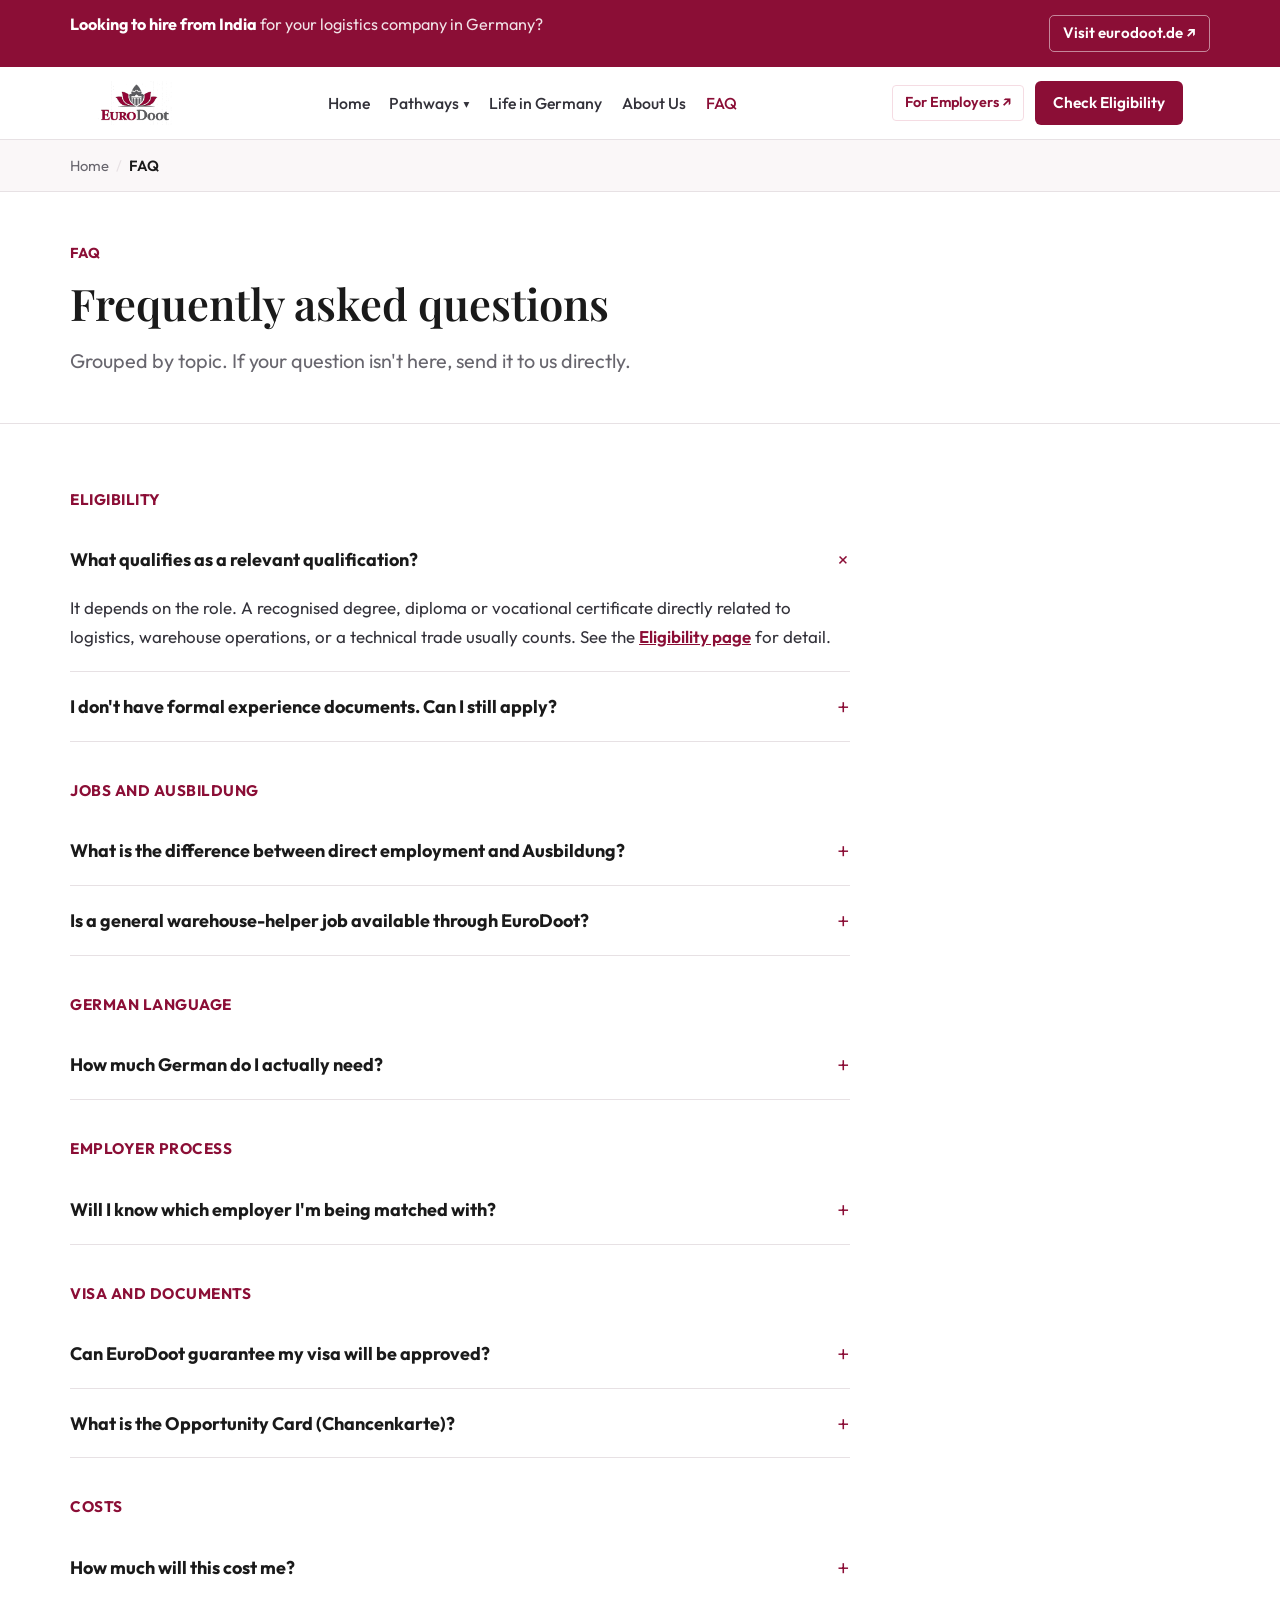
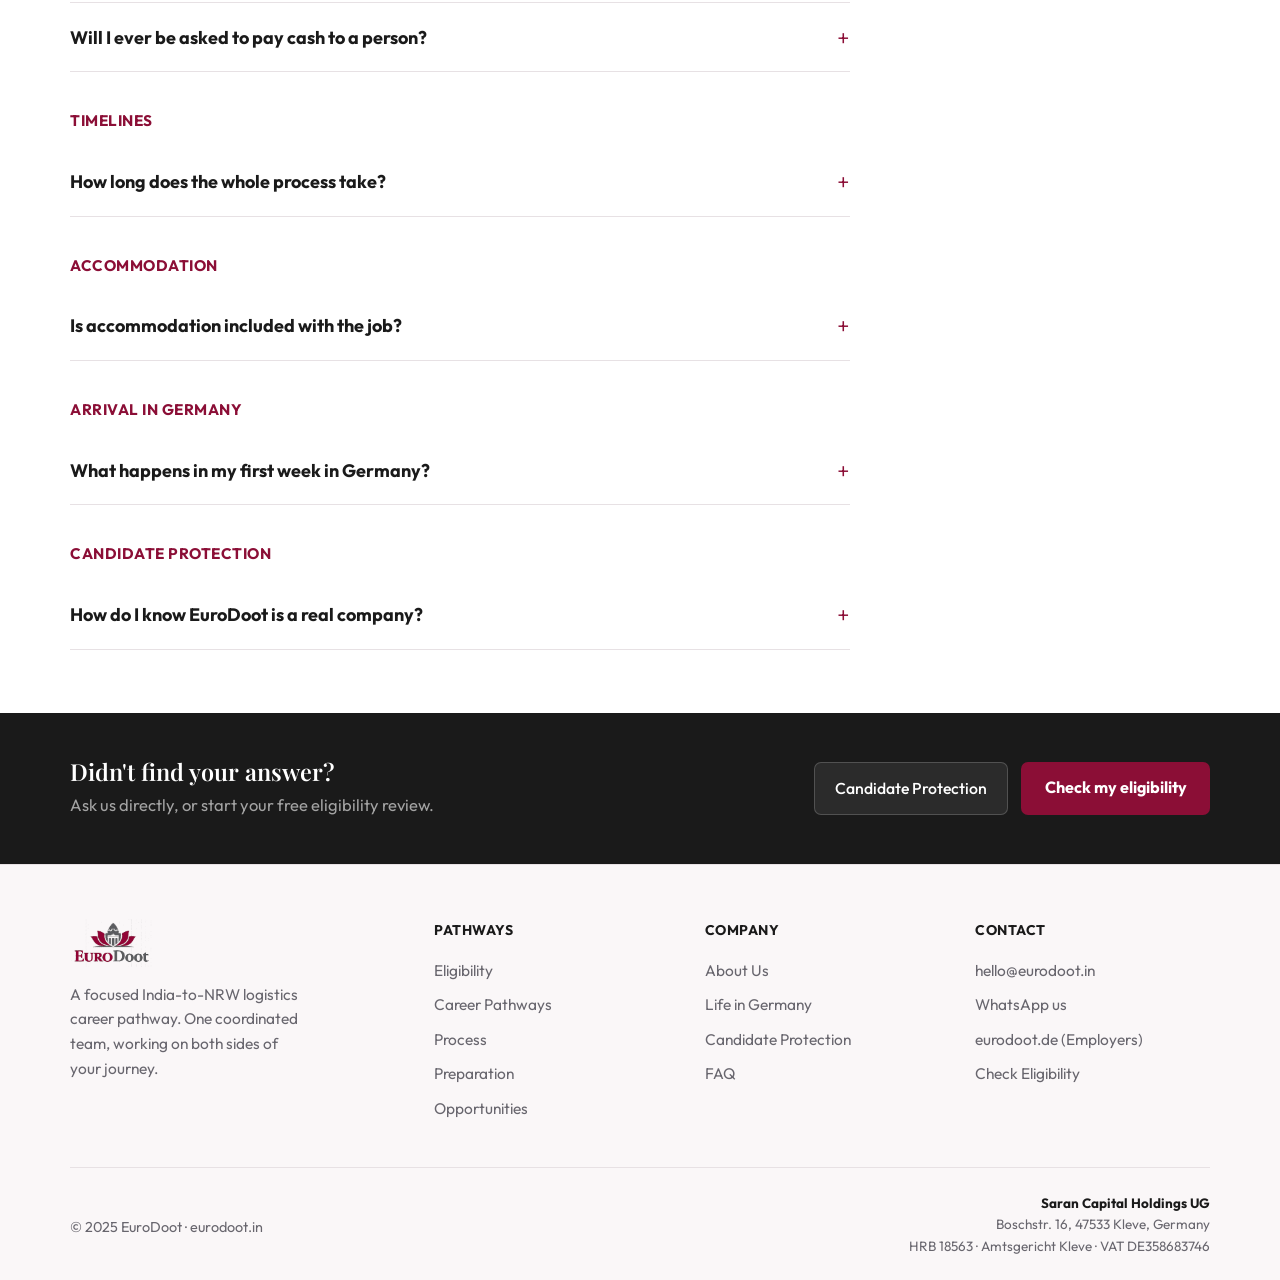
<file: faq.html>
<!DOCTYPE html>
<html lang="en">
<head>
<meta charset="UTF-8">
<meta name="viewport" content="width=device-width, initial-scale=1.0">
<title>Frequently Asked Questions | EuroDoot</title>
<meta name="description" content="Answers to common questions about eligibility, Ausbildung, German language, visas, costs, timelines and candidate protection at EuroDoot.">
<link rel="canonical" href="https://eurodoot.in/faq.html">
<meta property="og:type" content="website">
<meta property="og:title" content="Frequently Asked Questions | EuroDoot">
<meta property="og:description" content="Answers to common questions about eligibility, Ausbildung, German language, visas, costs, timelines and candidate protection at EuroDoot.">
<meta property="og:url" content="https://eurodoot.in/faq.html">
<meta property="og:site_name" content="EuroDoot">
<meta name="twitter:card" content="summary">
<meta name="twitter:title" content="Frequently Asked Questions | EuroDoot">
<meta name="twitter:description" content="Answers to common questions about eligibility, Ausbildung, German language, visas, costs, timelines and candidate protection at EuroDoot.">
<link rel="icon" href="assets/images/favicon.png" sizes="32x32">
<link href="https://fonts.googleapis.com/css2?family=Playfair+Display:ital,wght@0,400;0,600;1,400&family=Outfit:wght@300;400;500;600;700&display=swap" rel="stylesheet">
<link rel="stylesheet" href="assets/style.css">
<script type="application/ld+json">
{
  "@context": "https://schema.org",
  "@type": "BreadcrumbList",
  "itemListElement": [
    {"@type": "ListItem", "position": 1, "name": "Home", "item": "https://eurodoot.in/index.html"},
    {"@type": "ListItem", "position": 2, "name": "FAQ", "item": "https://eurodoot.in/faq.html"}
  ]
}
</script>
<script type="application/ld+json">
{
  "@context": "https://schema.org",
  "@type": "FAQPage",
  "mainEntity": [
    {
      "@type": "Question",
      "name": "What qualifies as a relevant qualification?",
      "acceptedAnswer": { "@type": "Answer", "text": "It depends on the role. A recognised degree, diploma or vocational certificate directly related to logistics, warehouse operations, or a technical trade usually counts. See the a href=\\"eligibility.html\\" style=\\"color:var(--burg);font-weight:600\\"Eligibility page/a for detail." }
    },\n    {
      "@type": "Question",
      "name": "I don't have formal experience documents. Can I still apply?",
      "acceptedAnswer": { "@type": "Answer", "text": "Send what you have. We will tell you honestly whether it's enough or what additional proof you would need to gather." }
    },\n    {
      "@type": "Question",
      "name": "What is the difference between direct employment and Ausbildung?",
      "acceptedAnswer": { "@type": "Answer", "text": "Direct employment is a regular job matched to your existing qualification. Ausbildung is a multi-year training programme that ends in a recognised German qualification, with a lower training salary along the way. See a href=\\"career-pathways.html\\" style=\\"color:var(--burg);font-weight:600\\"Career Pathways/a." }
    },\n    {
      "@type": "Question",
      "name": "Is a general warehouse-helper job available through EuroDoot?",
      "acceptedAnswer": { "@type": "Answer", "text": "Not as a standalone path to a German work visa. Most visa routes require a qualified role. We explain this in detail on the Eligibility page." }
    },\n    {
      "@type": "Question",
      "name": "How much German do I actually need?",
      "acceptedAnswer": { "@type": "Answer", "text": "It depends on your pathway. Ausbildung generally targets B1; direct employment is assessed role by role. Full detail is on the a href=\\"preparation.html\\" style=\\"color:var(--burg);font-weight:600\\"Preparation page/a." }
    },\n    {
      "@type": "Question",
      "name": "Will I know which employer I'm being matched with?",
      "acceptedAnswer": { "@type": "Answer", "text": "Yes. The employer's identity is disclosed to you before any interview or contractual commitment, as described on the a href=\\"candidate-protection.html\\" style=\\"color:var(--burg);font-weight:600\\"Candidate Protection page/a." }
    },\n    {
      "@type": "Question",
      "name": "Can EuroDoot guarantee my visa will be approved?",
      "acceptedAnswer": { "@type": "Answer", "text": "No. The decision rests exclusively with the responsible German authorities. We focus on building the strongest possible application, not on making promises we cannot keep." }
    },\n    {
      "@type": "Question",
      "name": "What is the Opportunity Card (Chancenkarte)?",
      "acceptedAnswer": { "@type": "Answer", "text": "It is primarily a job-search residence permit, allowing limited work (up to 20 hours per week) while you search. It is not a general shortcut to full-time employment, and it does not apply automatically to every candidate." }
    },\n    {
      "@type": "Question",
      "name": "How much will this cost me?",
      "acceptedAnswer": { "@type": "Answer", "text": "We charge a competitive fee for our services, explained individually in writing before you pay anything. See a href=\\"candidate-protection.html\\" style=\\"color:var(--burg);font-weight:600\\"Candidate Protection/a for our principles on this." }
    },\n    {
      "@type": "Question",
      "name": "Will I ever be asked to pay cash to a person?",
      "acceptedAnswer": { "@type": "Answer", "text": "No. All payments go through official invoices to EuroDoot directly. If anyone asks you for cash, it is not us." }
    },\n    {
      "@type": "Question",
      "name": "How long does the whole process take?",
      "acceptedAnswer": { "@type": "Answer", "text": "It varies considerably by pathway and your starting language level. See the timeline table on the a href=\\"process.html\\" style=\\"color:var(--burg);font-weight:600\\"Process page/a for an honest breakdown." }
    },\n    {
      "@type": "Question",
      "name": "Is accommodation included with the job?",
      "acceptedAnswer": { "@type": "Answer", "text": "It depends entirely on the employer. Some provide free housing, some a housing allowance, some neither. We confirm this for your specific role before you accept any offer." }
    },\n    {
      "@type": "Question",
      "name": "What happens in my first week in Germany?",
      "acceptedAnswer": { "@type": "Answer", "text": "Our Germany office supports you with address registration, opening a bank account and basic orientation. See a href=\\"life-in-nrw.html\\" style=\\"color:var(--burg);font-weight:600\\"Life in Germany/a for more detail." }
    },\n    {
      "@type": "Question",
      "name": "How do I know EuroDoot is a real company?",
      "acceptedAnswer": { "@type": "Answer", "text": "We publish our full registration details in the footer of every page: Saran Capital Holdings UG, HRB 18563, Amtsgericht Kleve, VAT DE358683746. You can verify these independently at any time." }
    }
  ]
}
</script>

</head>
<body>
<a href="#main" class="skip-link">Skip to main content</a>
<div class="top-banner">
  <div class="tb-inner">
    <p><strong>Looking to hire from India</strong> for your logistics company in Germany?</p>
    <a href="https://eurodoot.de" class="tb-link" target="_blank" rel="noopener">Visit eurodoot.de ↗</a>
  </div>
</div>
<header class="site-nav">
  <div class="nav-inner">
    <a href="index.html" class="nav-logo" aria-label="EuroDoot home"><img src="assets/images/logo.png" alt="EuroDoot logo"></a>
    <nav aria-label="Primary">
      <ul class="nav-links"><li><a href="index.html">Home</a></li><li class="has-dropdown"><button type="button" aria-haspopup="true" aria-expanded="false">Pathways <span class="caret">▾</span></button><ul class="dropdown-menu"><li><a href="eligibility.html">Eligibility</a></li><li><a href="career-pathways.html">Career Pathways</a></li><li><a href="process.html">Process</a></li><li><a href="preparation.html">Preparation</a></li><li><a href="opportunities.html">Opportunities</a></li></ul></li><li><a href="life-in-nrw.html">Life in Germany</a></li><li><a href="about.html">About Us</a></li><li><a href="faq.html" aria-current="page">FAQ</a></li></ul>
    </nav>
    <div class="nav-right">
      <a href="https://eurodoot.de" class="nav-employer" target="_blank" rel="noopener">For Employers ↗</a>
      <a href="apply.html" class="nav-cta">Check Eligibility</a>
      <button class="nav-toggle" aria-label="Open menu" aria-expanded="false" aria-controls="mobilePanel">
        <span></span><span></span><span></span>
      </button>
    </div>
  </div>
  <div class="mobile-panel" id="mobilePanel"><ul><li><a href="index.html">Home</a></li><li><a href="eligibility.html">Eligibility</a></li><li><a href="career-pathways.html">Career Pathways</a></li><li><a href="process.html">Process</a></li><li><a href="preparation.html">Preparation</a></li><li><a href="opportunities.html">Opportunities</a></li><li><a href="life-in-nrw.html">Life in Germany</a></li><li><a href="about.html">About Us</a></li><li><a href="faq.html" aria-current="page">FAQ</a></li><li><a href="apply.html">Check Eligibility</a></li></ul><a href="https://eurodoot.de" target="_blank" class="mobile-cta" style="background:#fff;border:1px solid var(--divider);color:var(--ink);margin-bottom:.6rem">For Employers ↗</a><a href="apply.html" class="mobile-cta">Check Eligibility</a></div>
</header>

<nav class="breadcrumb" aria-label="Breadcrumb">
  <ol><li><a href="index.html">Home</a></li><li aria-current="page">FAQ</li></ol>
</nav>
<main id="main">

<div class="page-hero">
  <div class="container">
    <span class="page-eyebrow">FAQ</span>
    <h1>Frequently asked questions</h1>
    <p class="lead">Grouped by topic. If your question isn't here, send it to us directly.</p>
  </div>
</div>

<section>
  <div class="container">
    <div class="faq-list">
      <div class="faq-group-title">Eligibility</div><div class="faq-item open"><button class="faq-q">What qualifies as a relevant qualification?</button><div class="faq-a"><p>It depends on the role. A recognised degree, diploma or vocational certificate directly related to logistics, warehouse operations, or a technical trade usually counts. See the <a href="eligibility.html" style="color:var(--burg);font-weight:600">Eligibility page</a> for detail.</p></div></div><div class="faq-item"><button class="faq-q">I don't have formal experience documents. Can I still apply?</button><div class="faq-a"><p>Send what you have. We will tell you honestly whether it's enough or what additional proof you would need to gather.</p></div></div><div class="faq-group-title">Jobs and Ausbildung</div><div class="faq-item"><button class="faq-q">What is the difference between direct employment and Ausbildung?</button><div class="faq-a"><p>Direct employment is a regular job matched to your existing qualification. Ausbildung is a multi-year training programme that ends in a recognised German qualification, with a lower training salary along the way. See <a href="career-pathways.html" style="color:var(--burg);font-weight:600">Career Pathways</a>.</p></div></div><div class="faq-item"><button class="faq-q">Is a general warehouse-helper job available through EuroDoot?</button><div class="faq-a"><p>Not as a standalone path to a German work visa. Most visa routes require a qualified role. We explain this in detail on the Eligibility page.</p></div></div><div class="faq-group-title">German Language</div><div class="faq-item"><button class="faq-q">How much German do I actually need?</button><div class="faq-a"><p>It depends on your pathway. Ausbildung generally targets B1; direct employment is assessed role by role. Full detail is on the <a href="preparation.html" style="color:var(--burg);font-weight:600">Preparation page</a>.</p></div></div><div class="faq-group-title">Employer Process</div><div class="faq-item"><button class="faq-q">Will I know which employer I'm being matched with?</button><div class="faq-a"><p>Yes. The employer's identity is disclosed to you before any interview or contractual commitment, as described on the <a href="candidate-protection.html" style="color:var(--burg);font-weight:600">Candidate Protection page</a>.</p></div></div><div class="faq-group-title">Visa and Documents</div><div class="faq-item"><button class="faq-q">Can EuroDoot guarantee my visa will be approved?</button><div class="faq-a"><p>No. The decision rests exclusively with the responsible German authorities. We focus on building the strongest possible application, not on making promises we cannot keep.</p></div></div><div class="faq-item"><button class="faq-q">What is the Opportunity Card (Chancenkarte)?</button><div class="faq-a"><p>It is primarily a job-search residence permit, allowing limited work (up to 20 hours per week) while you search. It is not a general shortcut to full-time employment, and it does not apply automatically to every candidate.</p></div></div><div class="faq-group-title">Costs</div><div class="faq-item"><button class="faq-q">How much will this cost me?</button><div class="faq-a"><p>We charge a competitive fee for our services, explained individually in writing before you pay anything. See <a href="candidate-protection.html" style="color:var(--burg);font-weight:600">Candidate Protection</a> for our principles on this.</p></div></div><div class="faq-item"><button class="faq-q">Will I ever be asked to pay cash to a person?</button><div class="faq-a"><p>No. All payments go through official invoices to EuroDoot directly. If anyone asks you for cash, it is not us.</p></div></div><div class="faq-group-title">Timelines</div><div class="faq-item"><button class="faq-q">How long does the whole process take?</button><div class="faq-a"><p>It varies considerably by pathway and your starting language level. See the timeline table on the <a href="process.html" style="color:var(--burg);font-weight:600">Process page</a> for an honest breakdown.</p></div></div><div class="faq-group-title">Accommodation</div><div class="faq-item"><button class="faq-q">Is accommodation included with the job?</button><div class="faq-a"><p>It depends entirely on the employer. Some provide free housing, some a housing allowance, some neither. We confirm this for your specific role before you accept any offer.</p></div></div><div class="faq-group-title">Arrival in Germany</div><div class="faq-item"><button class="faq-q">What happens in my first week in Germany?</button><div class="faq-a"><p>Our Germany office supports you with address registration, opening a bank account and basic orientation. See <a href="life-in-nrw.html" style="color:var(--burg);font-weight:600">Life in Germany</a> for more detail.</p></div></div><div class="faq-group-title">Candidate Protection</div><div class="faq-item"><button class="faq-q">How do I know EuroDoot is a real company?</button><div class="faq-a"><p>We publish our full registration details in the footer of every page: Saran Capital Holdings UG, HRB 18563, Amtsgericht Kleve, VAT DE358683746. You can verify these independently at any time.</p></div></div>
    </div>
  </div>
</section>
<section class="next-steps">
  <div class="container">
    <div>
      <h2>Didn't find your answer?</h2>
      <p>Ask us directly, or start your free eligibility review.</p>
    </div>
    <div class="next-links">
      <a href="candidate-protection.html" class="next-link">Candidate Protection</a>
      <a href="apply.html" class="next-cta">Check my eligibility</a>
    </div>
  </div>
</section>

</main>
<footer class="site-footer">
  <div class="footer-inner">
    <div class="footer-top">
      <div class="footer-brand">
        <img src="assets/images/logo.png" alt="EuroDoot" class="footer-logo">
        <p>A focused India-to-NRW logistics career pathway. One coordinated team, working on both sides of your journey.</p>
      </div>
      <div class="footer-col">
        <h4>Pathways</h4>
        <a href="eligibility.html">Eligibility</a>
        <a href="career-pathways.html">Career Pathways</a>
        <a href="process.html">Process</a>
        <a href="preparation.html">Preparation</a>
        <a href="opportunities.html">Opportunities</a>
      </div>
      <div class="footer-col">
        <h4>Company</h4>
        <a href="about.html">About Us</a>
        <a href="life-in-nrw.html">Life in Germany</a>
        <a href="candidate-protection.html">Candidate Protection</a>
        <a href="faq.html">FAQ</a>
      </div>
      <div class="footer-col">
        <h4>Contact</h4>
        <a href="mailto:hello@eurodoot.in">hello@eurodoot.in</a>
        <a href="https://wa.me/919310527346">WhatsApp us</a>
        <a href="https://eurodoot.de" target="_blank" rel="noopener">eurodoot.de (Employers)</a>
        <a href="apply.html">Check Eligibility</a>
      </div>
    </div>
    <div class="footer-bottom">
      <p class="footer-copy">&copy; 2025 EuroDoot &middot; eurodoot.in</p>
      <p class="footer-verify"><strong>Saran Capital Holdings UG</strong><br>Boschstr. 16, 47533 Kleve, Germany<br>HRB 18563 &middot; Amtsgericht Kleve &middot; VAT DE358683746</p>
    </div>
  </div>
</footer>

<script src="assets/script.js"></script>
</body>
</html>
</file>
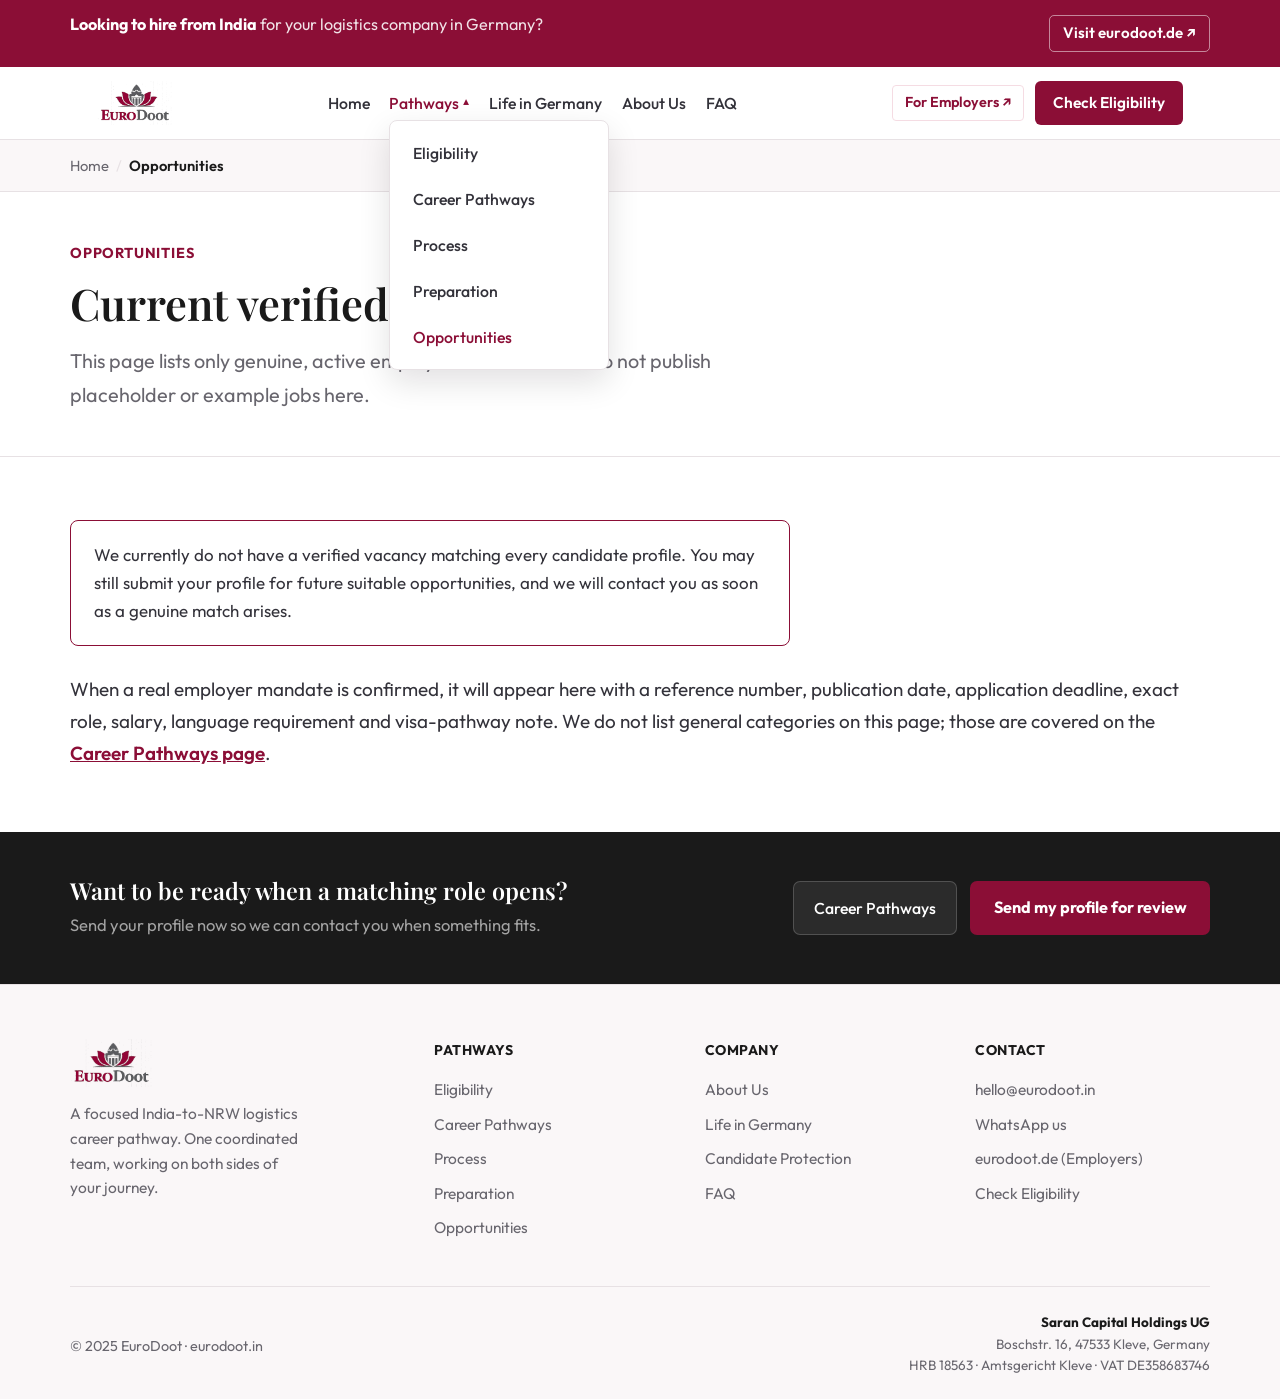
<file: opportunities.html>
<!DOCTYPE html>
<html lang="en">
<head>
<meta charset="UTF-8">
<meta name="viewport" content="width=device-width, initial-scale=1.0">
<title>Current Logistics Job Vacancies in Germany for Indians | EuroDoot</title>
<meta name="description" content="See current, genuinely verified logistics and Ausbildung vacancies in NRW, Germany for candidates from India. No placeholder listings.">
<link rel="canonical" href="https://eurodoot.in/opportunities.html">
<meta property="og:type" content="website">
<meta property="og:title" content="Current Logistics Job Vacancies in Germany for Indians | EuroDoot">
<meta property="og:description" content="See current, genuinely verified logistics and Ausbildung vacancies in NRW, Germany for candidates from India. No placeholder listings.">
<meta property="og:url" content="https://eurodoot.in/opportunities.html">
<meta property="og:site_name" content="EuroDoot">
<meta name="twitter:card" content="summary">
<meta name="twitter:title" content="Current Logistics Job Vacancies in Germany for Indians | EuroDoot">
<meta name="twitter:description" content="See current, genuinely verified logistics and Ausbildung vacancies in NRW, Germany for candidates from India. No placeholder listings.">
<link rel="icon" href="assets/images/favicon.png" sizes="32x32">
<link href="https://fonts.googleapis.com/css2?family=Playfair+Display:ital,wght@0,400;0,600;1,400&family=Outfit:wght@300;400;500;600;700&display=swap" rel="stylesheet">
<link rel="stylesheet" href="assets/style.css">
<script type="application/ld+json">
{
  "@context": "https://schema.org",
  "@type": "BreadcrumbList",
  "itemListElement": [
    {"@type": "ListItem", "position": 1, "name": "Home", "item": "https://eurodoot.in/index.html"},
    {"@type": "ListItem", "position": 2, "name": "Opportunities", "item": "https://eurodoot.in/opportunities.html"}
  ]
}
</script>

</head>
<body>
<a href="#main" class="skip-link">Skip to main content</a>
<div class="top-banner">
  <div class="tb-inner">
    <p><strong>Looking to hire from India</strong> for your logistics company in Germany?</p>
    <a href="https://eurodoot.de" class="tb-link" target="_blank" rel="noopener">Visit eurodoot.de ↗</a>
  </div>
</div>
<header class="site-nav">
  <div class="nav-inner">
    <a href="index.html" class="nav-logo" aria-label="EuroDoot home"><img src="assets/images/logo.png" alt="EuroDoot logo"></a>
    <nav aria-label="Primary">
      <ul class="nav-links"><li><a href="index.html">Home</a></li><li class="has-dropdown open"><button type="button" aria-haspopup="true" aria-expanded="true">Pathways <span class="caret">▾</span></button><ul class="dropdown-menu"><li><a href="eligibility.html">Eligibility</a></li><li><a href="career-pathways.html">Career Pathways</a></li><li><a href="process.html">Process</a></li><li><a href="preparation.html">Preparation</a></li><li><a href="opportunities.html" aria-current="page">Opportunities</a></li></ul></li><li><a href="life-in-nrw.html">Life in Germany</a></li><li><a href="about.html">About Us</a></li><li><a href="faq.html">FAQ</a></li></ul>
    </nav>
    <div class="nav-right">
      <a href="https://eurodoot.de" class="nav-employer" target="_blank" rel="noopener">For Employers ↗</a>
      <a href="apply.html" class="nav-cta">Check Eligibility</a>
      <button class="nav-toggle" aria-label="Open menu" aria-expanded="false" aria-controls="mobilePanel">
        <span></span><span></span><span></span>
      </button>
    </div>
  </div>
  <div class="mobile-panel" id="mobilePanel"><ul><li><a href="index.html">Home</a></li><li><a href="eligibility.html">Eligibility</a></li><li><a href="career-pathways.html">Career Pathways</a></li><li><a href="process.html">Process</a></li><li><a href="preparation.html">Preparation</a></li><li><a href="opportunities.html" aria-current="page">Opportunities</a></li><li><a href="life-in-nrw.html">Life in Germany</a></li><li><a href="about.html">About Us</a></li><li><a href="faq.html">FAQ</a></li><li><a href="apply.html">Check Eligibility</a></li></ul><a href="https://eurodoot.de" target="_blank" class="mobile-cta" style="background:#fff;border:1px solid var(--divider);color:var(--ink);margin-bottom:.6rem">For Employers ↗</a><a href="apply.html" class="mobile-cta">Check Eligibility</a></div>
</header>

<nav class="breadcrumb" aria-label="Breadcrumb">
  <ol><li><a href="index.html">Home</a></li><li aria-current="page">Opportunities</li></ol>
</nav>
<main id="main">

<div class="page-hero">
  <div class="container">
    <span class="page-eyebrow">Opportunities</span>
    <h1>Current verified vacancies</h1>
    <p class="lead">This page lists only genuine, active employer mandates. We do not publish placeholder or example jobs here.</p>
  </div>
</div>

<section>
  <div class="container">
    <div class="note-dark" style="max-width:720px">
      We currently do not have a verified vacancy matching every candidate profile. You may still submit your profile for future suitable opportunities, and we will contact you as soon as a genuine match arises.
    </div>
    <p style="margin-top:1.5rem">When a real employer mandate is confirmed, it will appear here with a reference number, publication date, application deadline, exact role, salary, language requirement and visa-pathway note. We do not list general categories on this page; those are covered on the <a href="career-pathways.html" style="color:var(--burg);font-weight:600">Career Pathways page</a>.</p>
  </div>
</section>
<section class="next-steps">
  <div class="container">
    <div>
      <h2>Want to be ready when a matching role opens?</h2>
      <p>Send your profile now so we can contact you when something fits.</p>
    </div>
    <div class="next-links">
      <a href="career-pathways.html" class="next-link">Career Pathways</a>
      <a href="apply.html" class="next-cta">Send my profile for review</a>
    </div>
  </div>
</section>

</main>
<footer class="site-footer">
  <div class="footer-inner">
    <div class="footer-top">
      <div class="footer-brand">
        <img src="assets/images/logo.png" alt="EuroDoot" class="footer-logo">
        <p>A focused India-to-NRW logistics career pathway. One coordinated team, working on both sides of your journey.</p>
      </div>
      <div class="footer-col">
        <h4>Pathways</h4>
        <a href="eligibility.html">Eligibility</a>
        <a href="career-pathways.html">Career Pathways</a>
        <a href="process.html">Process</a>
        <a href="preparation.html">Preparation</a>
        <a href="opportunities.html">Opportunities</a>
      </div>
      <div class="footer-col">
        <h4>Company</h4>
        <a href="about.html">About Us</a>
        <a href="life-in-nrw.html">Life in Germany</a>
        <a href="candidate-protection.html">Candidate Protection</a>
        <a href="faq.html">FAQ</a>
      </div>
      <div class="footer-col">
        <h4>Contact</h4>
        <a href="mailto:hello@eurodoot.in">hello@eurodoot.in</a>
        <a href="https://wa.me/919310527346">WhatsApp us</a>
        <a href="https://eurodoot.de" target="_blank" rel="noopener">eurodoot.de (Employers)</a>
        <a href="apply.html">Check Eligibility</a>
      </div>
    </div>
    <div class="footer-bottom">
      <p class="footer-copy">&copy; 2025 EuroDoot &middot; eurodoot.in</p>
      <p class="footer-verify"><strong>Saran Capital Holdings UG</strong><br>Boschstr. 16, 47533 Kleve, Germany<br>HRB 18563 &middot; Amtsgericht Kleve &middot; VAT DE358683746</p>
    </div>
  </div>
</footer>

<script src="assets/script.js"></script>
</body>
</html>
</file>
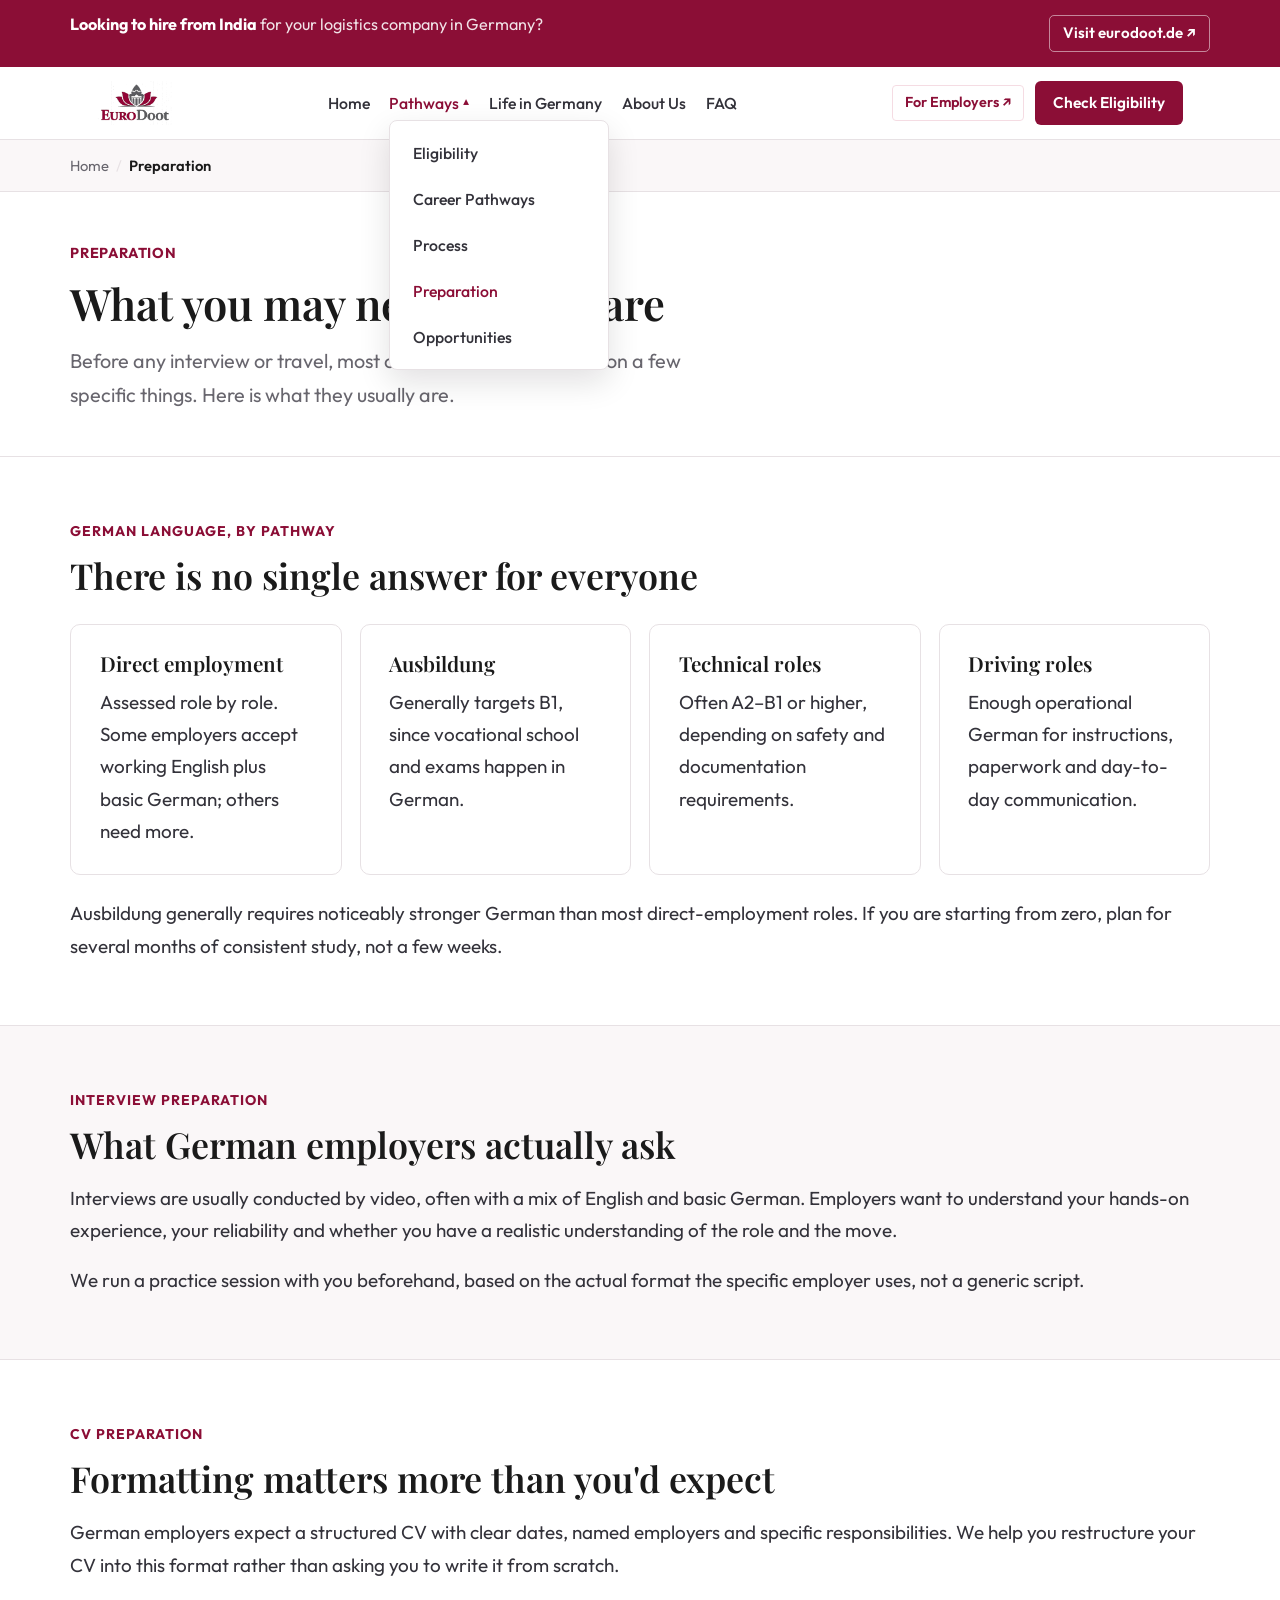
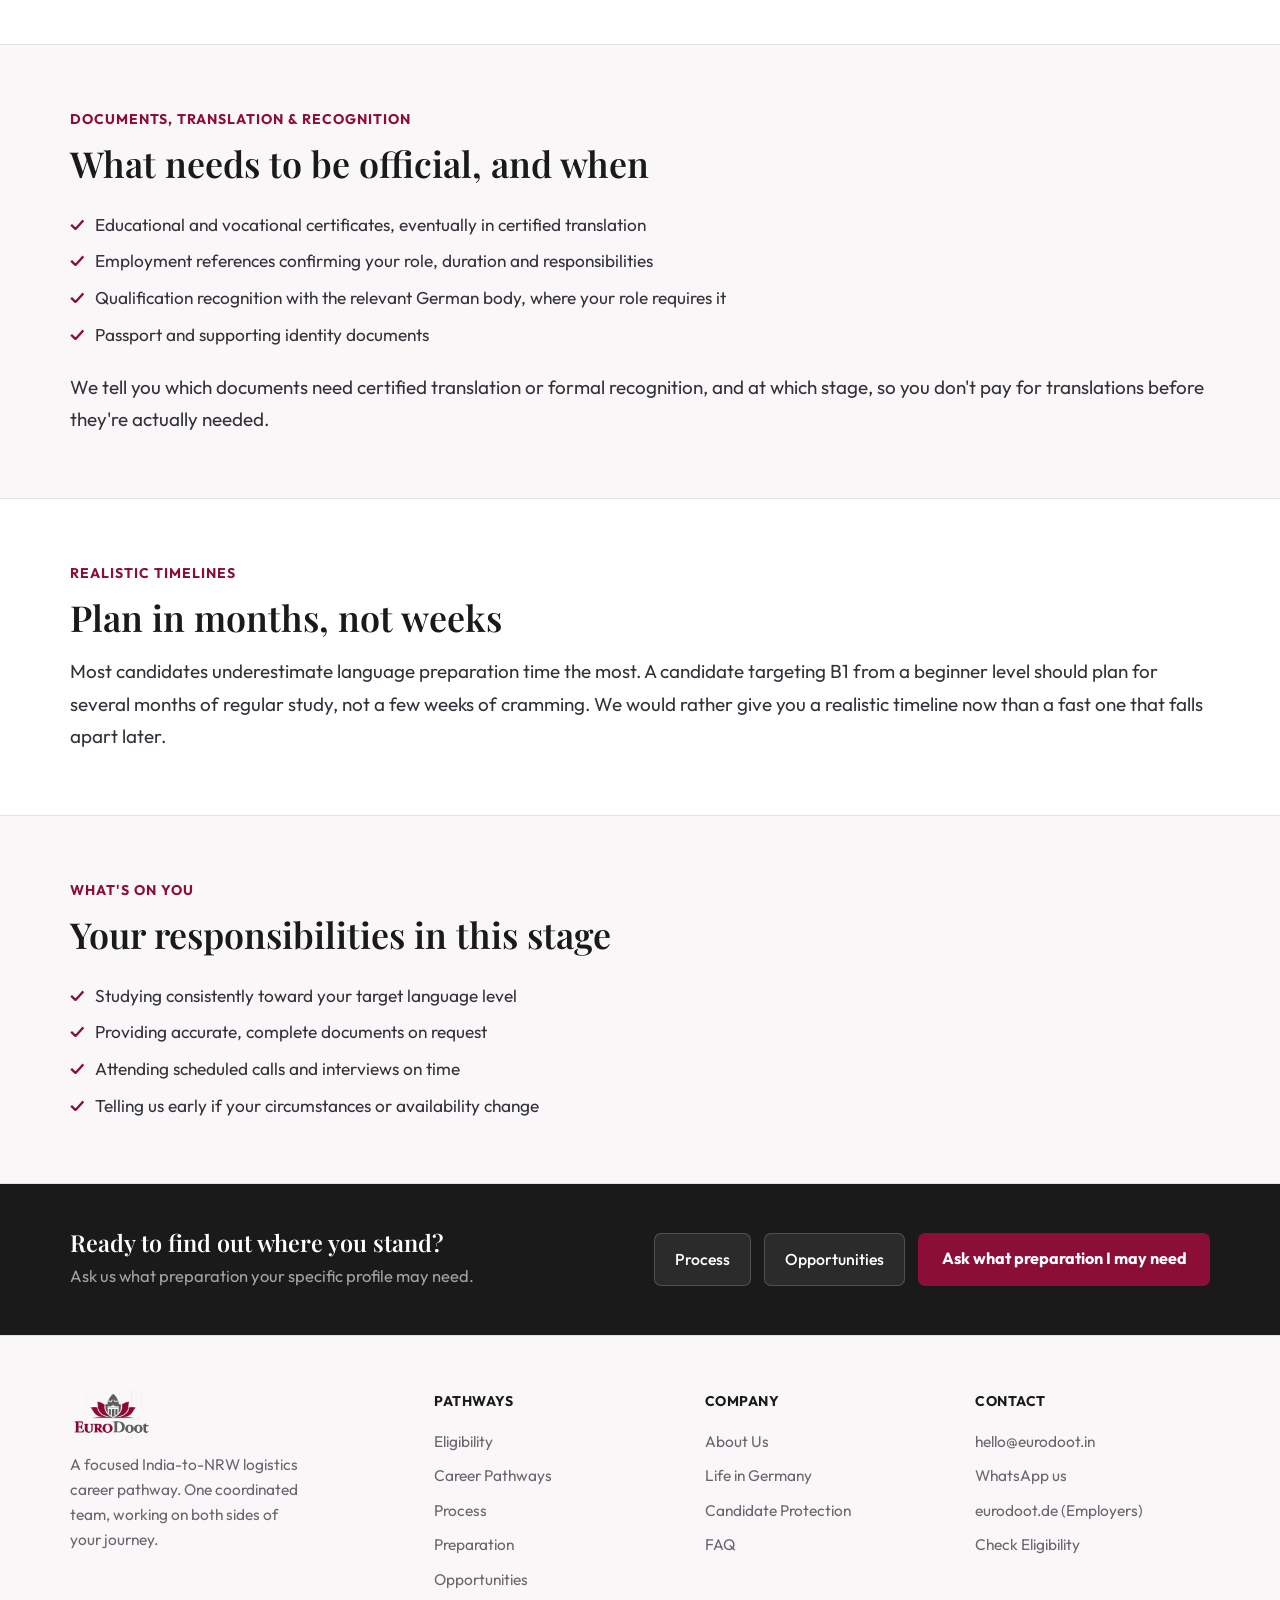
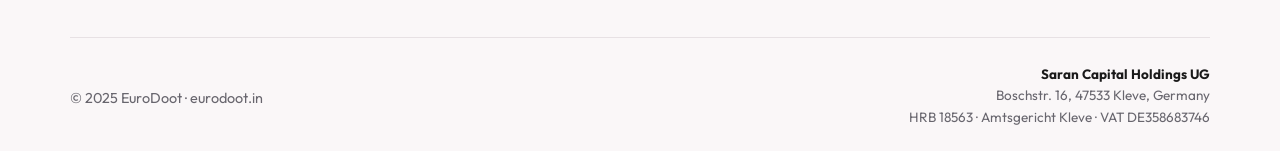
<file: preparation.html>
<!DOCTYPE html>
<html lang="en">
<head>
<meta charset="UTF-8">
<meta name="viewport" content="width=device-width, initial-scale=1.0">
<title>Preparing for a Germany Job Interview & Visa from India | EuroDoot</title>
<meta name="description" content="German language levels by pathway, CV preparation, document requirements and realistic timelines for candidates preparing to move from India to Germany.">
<link rel="canonical" href="https://eurodoot.in/preparation.html">
<meta property="og:type" content="website">
<meta property="og:title" content="Preparing for a Germany Job Interview & Visa from India | EuroDoot">
<meta property="og:description" content="German language levels by pathway, CV preparation, document requirements and realistic timelines for candidates preparing to move from India to Germany.">
<meta property="og:url" content="https://eurodoot.in/preparation.html">
<meta property="og:site_name" content="EuroDoot">
<meta name="twitter:card" content="summary">
<meta name="twitter:title" content="Preparing for a Germany Job Interview & Visa from India | EuroDoot">
<meta name="twitter:description" content="German language levels by pathway, CV preparation, document requirements and realistic timelines for candidates preparing to move from India to Germany.">
<link rel="icon" href="assets/images/favicon.png" sizes="32x32">
<link href="https://fonts.googleapis.com/css2?family=Playfair+Display:ital,wght@0,400;0,600;1,400&family=Outfit:wght@300;400;500;600;700&display=swap" rel="stylesheet">
<link rel="stylesheet" href="assets/style.css">
<script type="application/ld+json">
{
  "@context": "https://schema.org",
  "@type": "BreadcrumbList",
  "itemListElement": [
    {"@type": "ListItem", "position": 1, "name": "Home", "item": "https://eurodoot.in/index.html"},
    {"@type": "ListItem", "position": 2, "name": "Preparation", "item": "https://eurodoot.in/preparation.html"}
  ]
}
</script>

</head>
<body>
<a href="#main" class="skip-link">Skip to main content</a>
<div class="top-banner">
  <div class="tb-inner">
    <p><strong>Looking to hire from India</strong> for your logistics company in Germany?</p>
    <a href="https://eurodoot.de" class="tb-link" target="_blank" rel="noopener">Visit eurodoot.de ↗</a>
  </div>
</div>
<header class="site-nav">
  <div class="nav-inner">
    <a href="index.html" class="nav-logo" aria-label="EuroDoot home"><img src="assets/images/logo.png" alt="EuroDoot logo"></a>
    <nav aria-label="Primary">
      <ul class="nav-links"><li><a href="index.html">Home</a></li><li class="has-dropdown open"><button type="button" aria-haspopup="true" aria-expanded="true">Pathways <span class="caret">▾</span></button><ul class="dropdown-menu"><li><a href="eligibility.html">Eligibility</a></li><li><a href="career-pathways.html">Career Pathways</a></li><li><a href="process.html">Process</a></li><li><a href="preparation.html" aria-current="page">Preparation</a></li><li><a href="opportunities.html">Opportunities</a></li></ul></li><li><a href="life-in-nrw.html">Life in Germany</a></li><li><a href="about.html">About Us</a></li><li><a href="faq.html">FAQ</a></li></ul>
    </nav>
    <div class="nav-right">
      <a href="https://eurodoot.de" class="nav-employer" target="_blank" rel="noopener">For Employers ↗</a>
      <a href="apply.html" class="nav-cta">Check Eligibility</a>
      <button class="nav-toggle" aria-label="Open menu" aria-expanded="false" aria-controls="mobilePanel">
        <span></span><span></span><span></span>
      </button>
    </div>
  </div>
  <div class="mobile-panel" id="mobilePanel"><ul><li><a href="index.html">Home</a></li><li><a href="eligibility.html">Eligibility</a></li><li><a href="career-pathways.html">Career Pathways</a></li><li><a href="process.html">Process</a></li><li><a href="preparation.html" aria-current="page">Preparation</a></li><li><a href="opportunities.html">Opportunities</a></li><li><a href="life-in-nrw.html">Life in Germany</a></li><li><a href="about.html">About Us</a></li><li><a href="faq.html">FAQ</a></li><li><a href="apply.html">Check Eligibility</a></li></ul><a href="https://eurodoot.de" target="_blank" class="mobile-cta" style="background:#fff;border:1px solid var(--divider);color:var(--ink);margin-bottom:.6rem">For Employers ↗</a><a href="apply.html" class="mobile-cta">Check Eligibility</a></div>
</header>

<nav class="breadcrumb" aria-label="Breadcrumb">
  <ol><li><a href="index.html">Home</a></li><li aria-current="page">Preparation</li></ol>
</nav>
<main id="main">

<div class="page-hero">
  <div class="container">
    <span class="page-eyebrow">Preparation</span>
    <h1>What you may need to prepare</h1>
    <p class="lead">Before any interview or travel, most candidates need to work on a few specific things. Here is what they usually are.</p>
  </div>
</div>

<section>
  <div class="container">
    <span class="section-label">German Language, by Pathway</span>
    <h2>There is no single answer for everyone</h2>
    <div class="grid-4" style="margin-top:1.5rem">
      <div class="card-white"><h3>Direct employment</h3><p>Assessed role by role. Some employers accept working English plus basic German; others need more.</p></div>
      <div class="card-white"><h3>Ausbildung</h3><p>Generally targets B1, since vocational school and exams happen in German.</p></div>
      <div class="card-white"><h3>Technical roles</h3><p>Often A2&ndash;B1 or higher, depending on safety and documentation requirements.</p></div>
      <div class="card-white"><h3>Driving roles</h3><p>Enough operational German for instructions, paperwork and day-to-day communication.</p></div>
    </div>
    <p style="margin-top:1.25rem">Ausbildung generally requires noticeably stronger German than most direct-employment roles. If you are starting from zero, plan for several months of consistent study, not a few weeks.</p>
  </div>
</section>

<section class="alt-bg">
  <div class="container">
    <span class="section-label">Interview Preparation</span>
    <h2>What German employers actually ask</h2>
    <p>Interviews are usually conducted by video, often with a mix of English and basic German. Employers want to understand your hands-on experience, your reliability and whether you have a realistic understanding of the role and the move.</p>
    <p>We run a practice session with you beforehand, based on the actual format the specific employer uses, not a generic script.</p>
  </div>
</section>

<section>
  <div class="container">
    <span class="section-label">CV Preparation</span>
    <h2>Formatting matters more than you'd expect</h2>
    <p>German employers expect a structured CV with clear dates, named employers and specific responsibilities. We help you restructure your CV into this format rather than asking you to write it from scratch.</p>
  </div>
</section>

<section class="alt-bg">
  <div class="container">
    <span class="section-label">Documents, Translation &amp; Recognition</span>
    <h2>What needs to be official, and when</h2>
    <ul class="check-list" style="margin-top:1.5rem;max-width:680px">
      <li>Educational and vocational certificates, eventually in certified translation</li>
      <li>Employment references confirming your role, duration and responsibilities</li>
      <li>Qualification recognition with the relevant German body, where your role requires it</li>
      <li>Passport and supporting identity documents</li>
    </ul>
    <p style="margin-top:1.25rem">We tell you which documents need certified translation or formal recognition, and at which stage, so you don't pay for translations before they're actually needed.</p>
  </div>
</section>

<section>
  <div class="container">
    <span class="section-label">Realistic Timelines</span>
    <h2>Plan in months, not weeks</h2>
    <p>Most candidates underestimate language preparation time the most. A candidate targeting B1 from a beginner level should plan for several months of regular study, not a few weeks of cramming. We would rather give you a realistic timeline now than a fast one that falls apart later.</p>
  </div>
</section>

<section class="alt-bg">
  <div class="container">
    <span class="section-label">What's On You</span>
    <h2>Your responsibilities in this stage</h2>
    <ul class="check-list" style="margin-top:1.5rem;max-width:680px">
      <li>Studying consistently toward your target language level</li>
      <li>Providing accurate, complete documents on request</li>
      <li>Attending scheduled calls and interviews on time</li>
      <li>Telling us early if your circumstances or availability change</li>
    </ul>
  </div>
</section>
<section class="next-steps">
  <div class="container">
    <div>
      <h2>Ready to find out where you stand?</h2>
      <p>Ask us what preparation your specific profile may need.</p>
    </div>
    <div class="next-links">
      <a href="process.html" class="next-link">Process</a><a href="opportunities.html" class="next-link">Opportunities</a>
      <a href="apply.html" class="next-cta">Ask what preparation I may need</a>
    </div>
  </div>
</section>

</main>
<footer class="site-footer">
  <div class="footer-inner">
    <div class="footer-top">
      <div class="footer-brand">
        <img src="assets/images/logo.png" alt="EuroDoot" class="footer-logo">
        <p>A focused India-to-NRW logistics career pathway. One coordinated team, working on both sides of your journey.</p>
      </div>
      <div class="footer-col">
        <h4>Pathways</h4>
        <a href="eligibility.html">Eligibility</a>
        <a href="career-pathways.html">Career Pathways</a>
        <a href="process.html">Process</a>
        <a href="preparation.html">Preparation</a>
        <a href="opportunities.html">Opportunities</a>
      </div>
      <div class="footer-col">
        <h4>Company</h4>
        <a href="about.html">About Us</a>
        <a href="life-in-nrw.html">Life in Germany</a>
        <a href="candidate-protection.html">Candidate Protection</a>
        <a href="faq.html">FAQ</a>
      </div>
      <div class="footer-col">
        <h4>Contact</h4>
        <a href="mailto:hello@eurodoot.in">hello@eurodoot.in</a>
        <a href="https://wa.me/919310527346">WhatsApp us</a>
        <a href="https://eurodoot.de" target="_blank" rel="noopener">eurodoot.de (Employers)</a>
        <a href="apply.html">Check Eligibility</a>
      </div>
    </div>
    <div class="footer-bottom">
      <p class="footer-copy">&copy; 2025 EuroDoot &middot; eurodoot.in</p>
      <p class="footer-verify"><strong>Saran Capital Holdings UG</strong><br>Boschstr. 16, 47533 Kleve, Germany<br>HRB 18563 &middot; Amtsgericht Kleve &middot; VAT DE358683746</p>
    </div>
  </div>
</footer>

<script src="assets/script.js"></script>
</body>
</html>
</file>
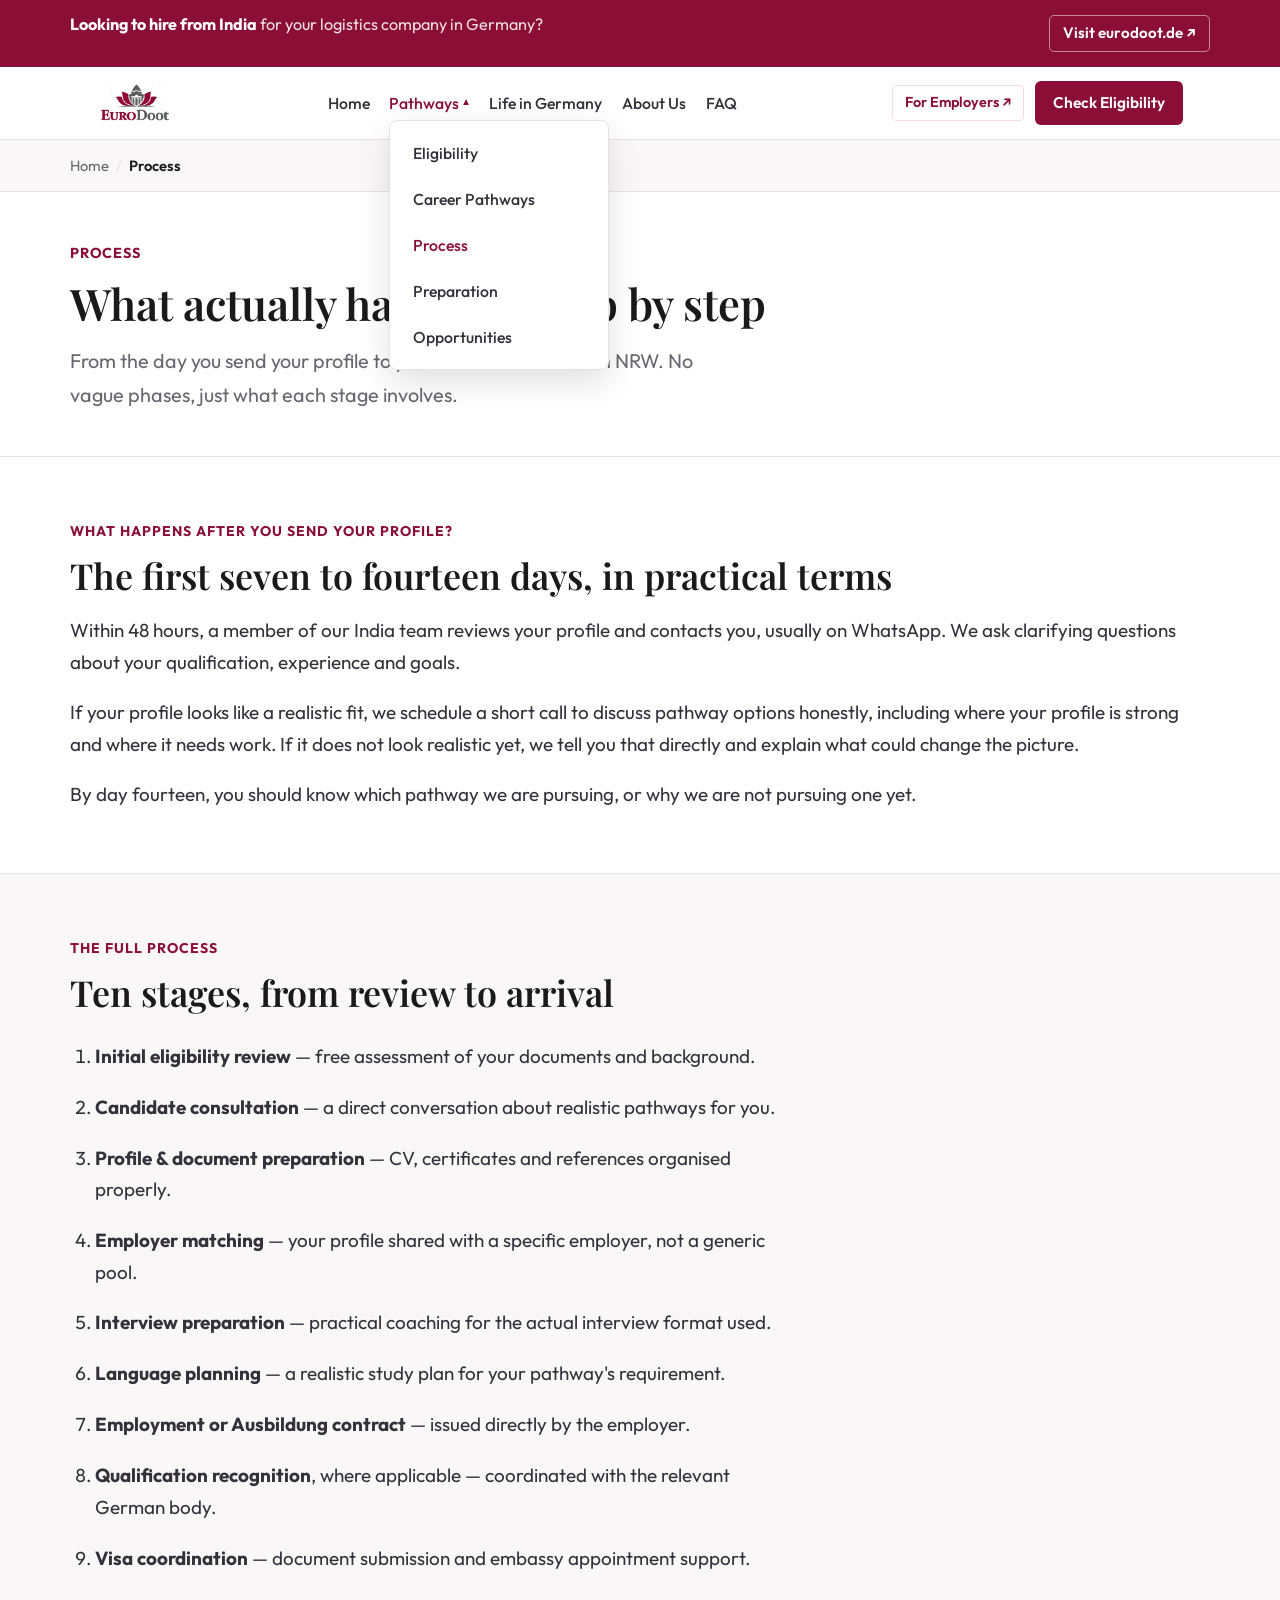
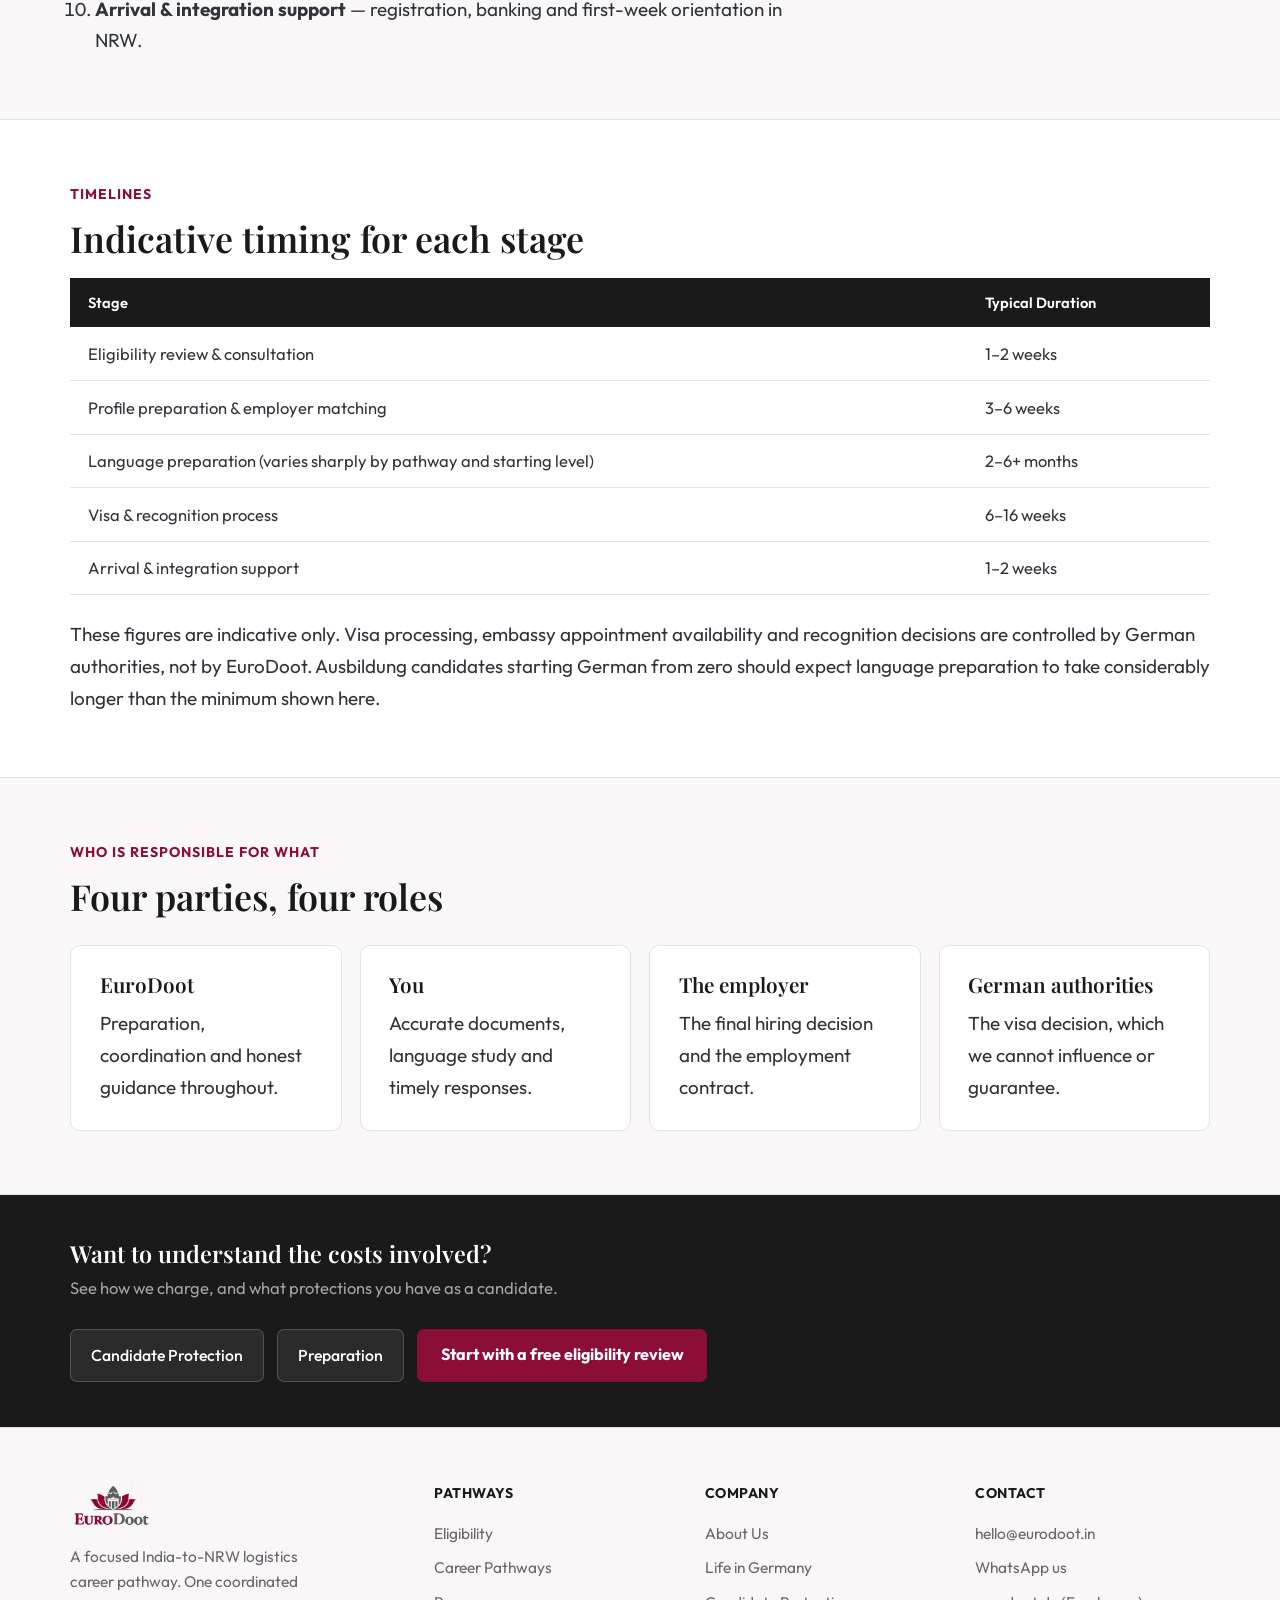
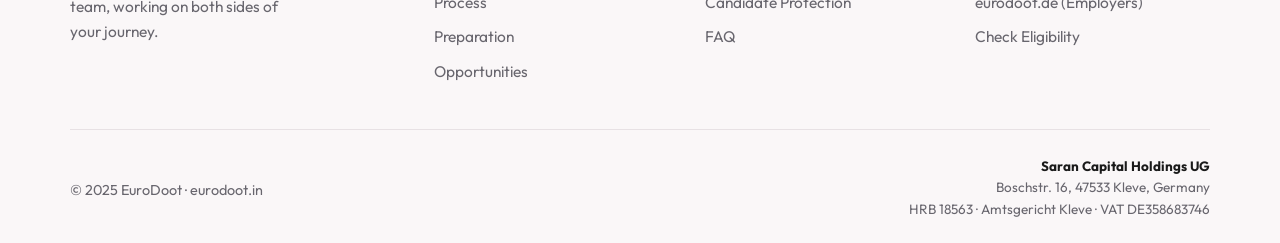
<file: process.html>
<!DOCTYPE html>
<html lang="en">
<head>
<meta charset="UTF-8">
<meta name="viewport" content="width=device-width, initial-scale=1.0">
<title>How the EuroDoot Process Works, Step by Step | EuroDoot</title>
<meta name="description" content="See exactly what happens from your first eligibility review to arrival in NRW, Germany, including realistic timelines for each stage.">
<link rel="canonical" href="https://eurodoot.in/process.html">
<meta property="og:type" content="website">
<meta property="og:title" content="How the EuroDoot Process Works, Step by Step | EuroDoot">
<meta property="og:description" content="See exactly what happens from your first eligibility review to arrival in NRW, Germany, including realistic timelines for each stage.">
<meta property="og:url" content="https://eurodoot.in/process.html">
<meta property="og:site_name" content="EuroDoot">
<meta name="twitter:card" content="summary">
<meta name="twitter:title" content="How the EuroDoot Process Works, Step by Step | EuroDoot">
<meta name="twitter:description" content="See exactly what happens from your first eligibility review to arrival in NRW, Germany, including realistic timelines for each stage.">
<link rel="icon" href="assets/images/favicon.png" sizes="32x32">
<link href="https://fonts.googleapis.com/css2?family=Playfair+Display:ital,wght@0,400;0,600;1,400&family=Outfit:wght@300;400;500;600;700&display=swap" rel="stylesheet">
<link rel="stylesheet" href="assets/style.css">
<script type="application/ld+json">
{
  "@context": "https://schema.org",
  "@type": "BreadcrumbList",
  "itemListElement": [
    {"@type": "ListItem", "position": 1, "name": "Home", "item": "https://eurodoot.in/index.html"},
    {"@type": "ListItem", "position": 2, "name": "Process", "item": "https://eurodoot.in/process.html"}
  ]
}
</script>

</head>
<body>
<a href="#main" class="skip-link">Skip to main content</a>
<div class="top-banner">
  <div class="tb-inner">
    <p><strong>Looking to hire from India</strong> for your logistics company in Germany?</p>
    <a href="https://eurodoot.de" class="tb-link" target="_blank" rel="noopener">Visit eurodoot.de ↗</a>
  </div>
</div>
<header class="site-nav">
  <div class="nav-inner">
    <a href="index.html" class="nav-logo" aria-label="EuroDoot home"><img src="assets/images/logo.png" alt="EuroDoot logo"></a>
    <nav aria-label="Primary">
      <ul class="nav-links"><li><a href="index.html">Home</a></li><li class="has-dropdown open"><button type="button" aria-haspopup="true" aria-expanded="true">Pathways <span class="caret">▾</span></button><ul class="dropdown-menu"><li><a href="eligibility.html">Eligibility</a></li><li><a href="career-pathways.html">Career Pathways</a></li><li><a href="process.html" aria-current="page">Process</a></li><li><a href="preparation.html">Preparation</a></li><li><a href="opportunities.html">Opportunities</a></li></ul></li><li><a href="life-in-nrw.html">Life in Germany</a></li><li><a href="about.html">About Us</a></li><li><a href="faq.html">FAQ</a></li></ul>
    </nav>
    <div class="nav-right">
      <a href="https://eurodoot.de" class="nav-employer" target="_blank" rel="noopener">For Employers ↗</a>
      <a href="apply.html" class="nav-cta">Check Eligibility</a>
      <button class="nav-toggle" aria-label="Open menu" aria-expanded="false" aria-controls="mobilePanel">
        <span></span><span></span><span></span>
      </button>
    </div>
  </div>
  <div class="mobile-panel" id="mobilePanel"><ul><li><a href="index.html">Home</a></li><li><a href="eligibility.html">Eligibility</a></li><li><a href="career-pathways.html">Career Pathways</a></li><li><a href="process.html" aria-current="page">Process</a></li><li><a href="preparation.html">Preparation</a></li><li><a href="opportunities.html">Opportunities</a></li><li><a href="life-in-nrw.html">Life in Germany</a></li><li><a href="about.html">About Us</a></li><li><a href="faq.html">FAQ</a></li><li><a href="apply.html">Check Eligibility</a></li></ul><a href="https://eurodoot.de" target="_blank" class="mobile-cta" style="background:#fff;border:1px solid var(--divider);color:var(--ink);margin-bottom:.6rem">For Employers ↗</a><a href="apply.html" class="mobile-cta">Check Eligibility</a></div>
</header>

<nav class="breadcrumb" aria-label="Breadcrumb">
  <ol><li><a href="index.html">Home</a></li><li aria-current="page">Process</li></ol>
</nav>
<main id="main">

<div class="page-hero">
  <div class="container">
    <span class="page-eyebrow">Process</span>
    <h1>What actually happens, step by step</h1>
    <p class="lead">From the day you send your profile to your first week of work in NRW. No vague phases, just what each stage involves.</p>
  </div>
</div>

<section>
  <div class="container">
    <span class="section-label">What Happens After You Send Your Profile?</span>
    <h2>The first seven to fourteen days, in practical terms</h2>
    <p>Within 48 hours, a member of our India team reviews your profile and contacts you, usually on WhatsApp. We ask clarifying questions about your qualification, experience and goals.</p>
    <p>If your profile looks like a realistic fit, we schedule a short call to discuss pathway options honestly, including where your profile is strong and where it needs work. If it does not look realistic yet, we tell you that directly and explain what could change the picture.</p>
    <p>By day fourteen, you should know which pathway we are pursuing, or why we are not pursuing one yet.</p>
  </div>
</section>

<section class="alt-bg">
  <div class="container">
    <span class="section-label">The Full Process</span>
    <h2>Ten stages, from review to arrival</h2>
    <ol style="list-style:decimal;padding-left:1.4rem;margin-top:1.5rem;display:flex;flex-direction:column;gap:1.1rem;max-width:720px">
      <li><strong>Initial eligibility review</strong> — free assessment of your documents and background.</li>
      <li><strong>Candidate consultation</strong> — a direct conversation about realistic pathways for you.</li>
      <li><strong>Profile &amp; document preparation</strong> — CV, certificates and references organised properly.</li>
      <li><strong>Employer matching</strong> — your profile shared with a specific employer, not a generic pool.</li>
      <li><strong>Interview preparation</strong> — practical coaching for the actual interview format used.</li>
      <li><strong>Language planning</strong> — a realistic study plan for your pathway's requirement.</li>
      <li><strong>Employment or Ausbildung contract</strong> — issued directly by the employer.</li>
      <li><strong>Qualification recognition</strong>, where applicable — coordinated with the relevant German body.</li>
      <li><strong>Visa coordination</strong> — document submission and embassy appointment support.</li>
      <li><strong>Arrival &amp; integration support</strong> — registration, banking and first-week orientation in NRW.</li>
    </ol>
  </div>
</section>

<section>
  <div class="container">
    <span class="section-label">Timelines</span>
    <h2>Indicative timing for each stage</h2>
    <table class="data-table">
      <thead><tr><th>Stage</th><th>Typical Duration</th></tr></thead>
      <tbody>
        <tr><td>Eligibility review &amp; consultation</td><td>1&ndash;2 weeks</td></tr>
        <tr><td>Profile preparation &amp; employer matching</td><td>3&ndash;6 weeks</td></tr>
        <tr><td>Language preparation (varies sharply by pathway and starting level)</td><td>2&ndash;6+ months</td></tr>
        <tr><td>Visa &amp; recognition process</td><td>6&ndash;16 weeks</td></tr>
        <tr><td>Arrival &amp; integration support</td><td>1&ndash;2 weeks</td></tr>
      </tbody>
    </table>
    <p style="margin-top:1.25rem">These figures are indicative only. Visa processing, embassy appointment availability and recognition decisions are controlled by German authorities, not by EuroDoot. Ausbildung candidates starting German from zero should expect language preparation to take considerably longer than the minimum shown here.</p>
  </div>
</section>

<section class="alt-bg">
  <div class="container">
    <span class="section-label">Who Is Responsible for What</span>
    <h2>Four parties, four roles</h2>
    <div class="grid-4" style="margin-top:1.5rem">
      <div class="card-white"><h3>EuroDoot</h3><p>Preparation, coordination and honest guidance throughout.</p></div>
      <div class="card-white"><h3>You</h3><p>Accurate documents, language study and timely responses.</p></div>
      <div class="card-white"><h3>The employer</h3><p>The final hiring decision and the employment contract.</p></div>
      <div class="card-white"><h3>German authorities</h3><p>The visa decision, which we cannot influence or guarantee.</p></div>
    </div>
  </div>
</section>
<section class="next-steps">
  <div class="container">
    <div>
      <h2>Want to understand the costs involved?</h2>
      <p>See how we charge, and what protections you have as a candidate.</p>
    </div>
    <div class="next-links">
      <a href="candidate-protection.html" class="next-link">Candidate Protection</a><a href="preparation.html" class="next-link">Preparation</a>
      <a href="apply.html" class="next-cta">Start with a free eligibility review</a>
    </div>
  </div>
</section>

</main>
<footer class="site-footer">
  <div class="footer-inner">
    <div class="footer-top">
      <div class="footer-brand">
        <img src="assets/images/logo.png" alt="EuroDoot" class="footer-logo">
        <p>A focused India-to-NRW logistics career pathway. One coordinated team, working on both sides of your journey.</p>
      </div>
      <div class="footer-col">
        <h4>Pathways</h4>
        <a href="eligibility.html">Eligibility</a>
        <a href="career-pathways.html">Career Pathways</a>
        <a href="process.html">Process</a>
        <a href="preparation.html">Preparation</a>
        <a href="opportunities.html">Opportunities</a>
      </div>
      <div class="footer-col">
        <h4>Company</h4>
        <a href="about.html">About Us</a>
        <a href="life-in-nrw.html">Life in Germany</a>
        <a href="candidate-protection.html">Candidate Protection</a>
        <a href="faq.html">FAQ</a>
      </div>
      <div class="footer-col">
        <h4>Contact</h4>
        <a href="mailto:hello@eurodoot.in">hello@eurodoot.in</a>
        <a href="https://wa.me/919310527346">WhatsApp us</a>
        <a href="https://eurodoot.de" target="_blank" rel="noopener">eurodoot.de (Employers)</a>
        <a href="apply.html">Check Eligibility</a>
      </div>
    </div>
    <div class="footer-bottom">
      <p class="footer-copy">&copy; 2025 EuroDoot &middot; eurodoot.in</p>
      <p class="footer-verify"><strong>Saran Capital Holdings UG</strong><br>Boschstr. 16, 47533 Kleve, Germany<br>HRB 18563 &middot; Amtsgericht Kleve &middot; VAT DE358683746</p>
    </div>
  </div>
</footer>

<script src="assets/script.js"></script>
</body>
</html>
</file>
<file: assets/style.css>
/* EuroDoot — shared stylesheet. Burgundy / grey / white brand system. */
*,*::before,*::after{box-sizing:border-box;margin:0;padding:0}
:root{
  --burg:#8B0E36; --crim:#A91C44; --burgl:#FBEEF1; --burgl2:#F5DCE3;
  --ink:#1A1A1A; --body:#33323A; --muted:#68666E;
  --divider:#E7E1E4; --offwh:#FAF7F8; --white:#FFFFFF;
  --grey:#5B5B5E; --green:#1A5232; --greenl:#EBF5EE;
  --ff-display:'Playfair Display',Georgia,serif;
  --ff-body:'Outfit',system-ui,sans-serif;
  --max:1140px; --r:10px; --nav-h:72px;
}
html{scroll-behavior:smooth;font-size:18px}
img{max-width:100%;height:auto;display:block}
body{font-family:var(--ff-body);color:var(--body);background:var(--white);line-height:1.65;font-size:1.05rem;overflow-x:hidden;-webkit-text-size-adjust:100%}
a{color:inherit}
ul{list-style:none}
h1,h2,h3{font-family:var(--ff-display);color:var(--ink);font-weight:600;line-height:1.2}
.visually-hidden{position:absolute;left:-9999px}

/* ── SKIP LINK ── */
.skip-link{position:absolute;left:-9999px;top:0;background:var(--burg);color:#fff;padding:.6rem 1rem;z-index:1000;border-radius:0 0 6px 0}
.skip-link:focus{left:0}

/* ── TOP BANNER ── */
.top-banner{background:var(--burg);padding:.6rem 1.5rem}
.tb-inner{max-width:var(--max);margin:0 auto;display:flex;align-items:center;justify-content:space-between;gap:1rem;flex-wrap:wrap}
.tb-inner p{color:rgba(255,255,255,.88);font-size:.9rem}
.tb-inner strong{color:#fff}
.tb-link{font-size:.84rem;color:#fff;font-weight:600;text-decoration:none;border:1px solid rgba(255,255,255,.5);padding:5px 13px;border-radius:5px;white-space:nowrap}
.tb-link:hover{background:#fff;color:var(--burg)}

/* ── NAV ── */
.site-nav{position:sticky;top:0;left:0;right:0;z-index:200;background:rgba(255,255,255,.98);backdrop-filter:blur(10px);border-bottom:1px solid var(--divider)}
.nav-inner{max-width:var(--max);margin:0 auto;padding:0 1.5rem;height:var(--nav-h);display:flex;align-items:center;justify-content:space-between;gap:1rem}
.nav-logo{display:flex;align-items:center;flex-shrink:0;text-decoration:none}
.nav-logo img{height:44px;width:auto}
.nav-links{display:flex;align-items:center;gap:1.1rem;list-style:none}
.nav-links > li{position:relative}
.nav-links a{color:var(--body);text-decoration:none;font-size:.88rem;font-weight:500;transition:color .15s;display:inline-flex;align-items:center;gap:4px;padding:.4rem 0}
.nav-links a:hover,.nav-links a[aria-current="page"]{color:var(--burg)}
.has-dropdown > button{background:none;border:none;color:var(--body);font-size:.88rem;font-weight:500;cursor:pointer;display:flex;align-items:center;gap:4px;font-family:var(--ff-body);padding:.4rem 0}
.has-dropdown > button:hover,.has-dropdown.open > button{color:var(--burg)}
.caret{font-size:.65rem;transition:transform .15s}
.has-dropdown.open .caret{transform:rotate(180deg)}
.dropdown-menu{position:absolute;top:100%;left:0;background:#fff;border:1px solid var(--divider);border-radius:8px;box-shadow:0 12px 32px rgba(20,10,16,.12);min-width:220px;padding:.5rem;display:none;list-style:none}
.has-dropdown.open .dropdown-menu{display:block}
.dropdown-menu li a{display:block;padding:.55rem .75rem;border-radius:6px;font-size:.88rem}
.dropdown-menu li a:hover{background:var(--offwh);color:var(--burg)}
.nav-right{display:flex;align-items:center;gap:.6rem}
.nav-employer{font-size:.8rem;color:var(--burg);font-weight:600;text-decoration:none;border:1px solid var(--burgl2);padding:5px 12px;border-radius:4px;white-space:nowrap}
.nav-employer:hover{background:var(--burg);color:#fff;border-color:var(--burg)}
.nav-cta{background:var(--burg);color:#fff;border:none;font-size:.86rem;font-weight:600;padding:9px 18px;border-radius:6px;cursor:pointer;font-family:var(--ff-body);text-decoration:none;white-space:nowrap;display:inline-block}
.nav-cta:hover{background:var(--crim)}
.nav-toggle{display:none;background:none;border:1px solid var(--divider);border-radius:6px;width:42px;height:42px;cursor:pointer;flex-shrink:0}
.nav-toggle span{display:block;width:20px;height:2px;background:var(--ink);margin:4px auto;transition:.2s}

/* mobile nav panel — hidden by default at every screen size; only shown via .open inside the mobile media query below */
.mobile-panel{display:none}

/* mobile nav */
@media(max-width:980px){
  .nav-links{display:none}
  .nav-employer{display:none}
  .nav-toggle{display:block}
  .mobile-panel{position:fixed;top:var(--nav-h);left:0;right:0;bottom:0;background:#fff;z-index:199;padding:1.5rem;overflow-y:auto;border-top:1px solid var(--divider)}
  .mobile-panel.open{display:block}
  .mobile-panel ul{display:flex;flex-direction:column;gap:.25rem}
  .mobile-panel a{display:block;padding:.85rem .25rem;font-size:1.02rem;font-weight:500;color:var(--ink);text-decoration:none;border-bottom:1px solid var(--divider)}
  .mobile-panel a[aria-current="page"]{color:var(--burg)}
  .mobile-cta{display:block;margin-top:1.25rem;background:var(--burg);color:#fff;text-align:center;padding:.9rem;border-radius:7px;font-weight:600;text-decoration:none}
}

/* ── BREADCRUMB ── */
.breadcrumb{background:var(--offwh);border-bottom:1px solid var(--divider);padding:.75rem 1.5rem}
.breadcrumb ol{max-width:var(--max);margin:0 auto;display:flex;gap:.4rem;flex-wrap:wrap;font-size:.82rem;color:var(--muted);list-style:none}
.breadcrumb a{color:var(--muted);text-decoration:none}
.breadcrumb a:hover{color:var(--burg)}
.breadcrumb li:not(:last-child)::after{content:'/';margin-left:.4rem;color:var(--divider)}
.breadcrumb li[aria-current]{color:var(--ink);font-weight:600}

/* ── PAGE HERO (non-home) ── */
.page-hero{padding:2.75rem 1.5rem 2.5rem;background:#fff;border-bottom:1px solid var(--divider)}
.page-hero .container{max-width:var(--max);margin:0 auto}
.page-eyebrow{font-size:.8rem;font-weight:700;letter-spacing:.8px;text-transform:uppercase;color:var(--burg);margin-bottom:.6rem;display:block}
.page-hero h1{font-size:clamp(1.8rem,3.4vw,2.5rem);margin-bottom:.85rem}
.page-hero .lead{font-size:1.1rem;color:var(--muted);max-width:680px;line-height:1.7}

/* ── HOME HERO ── */
.home-hero{padding:3rem 1.5rem 3.5rem;background:#fff}
.home-hero .container{max-width:var(--max);margin:0 auto;display:grid;grid-template-columns:1.1fr .9fr;gap:3rem;align-items:center}
.home-hero h1{font-size:clamp(2.1rem,4.2vw,3rem);margin-bottom:1.1rem}
.home-hero .lead{font-size:1.12rem;color:var(--body);line-height:1.75;max-width:560px;margin-bottom:1.75rem}
.trust-line{font-size:.92rem;color:var(--muted);font-weight:500;margin-bottom:1.75rem}
.trust-line strong{color:var(--burg)}
.hero-actions{display:flex;gap:.85rem;flex-wrap:wrap}

/* ── GENERIC LAYOUT ── */
main{display:block}
section{padding:3.5rem 1.5rem}
.container{max-width:var(--max);margin:0 auto}
.section-label{font-size:.78rem;font-weight:700;letter-spacing:1px;text-transform:uppercase;color:var(--burg);margin-bottom:.6rem;display:block}
h2{font-size:clamp(1.55rem,2.8vw,2.05rem);margin-bottom:.9rem}
h3{font-size:1.15rem;margin-bottom:.5rem}
.section-sub{font-size:1.05rem;color:var(--muted);line-height:1.7;max-width:680px}
.alt-bg{background:var(--offwh);border-top:1px solid var(--divider);border-bottom:1px solid var(--divider)}
p{margin-bottom:1rem;line-height:1.7}
p:last-child{margin-bottom:0}

/* ── BUTTONS ── */
.btn{display:inline-flex;align-items:center;gap:8px;text-decoration:none;border-radius:7px;font-weight:600;font-size:.96rem;cursor:pointer;transition:all .15s;border:none;padding:13px 24px;font-family:var(--ff-body)}
.btn-primary{background:var(--burg);color:#fff}
.btn-primary:hover{background:var(--crim)}
.btn-ghost{background:#fff;border:1.5px solid var(--divider);color:var(--ink)}
.btn-ghost:hover{border-color:var(--burg);color:var(--burg)}

/* ── CARDS / GRIDS ── */
.grid-2{display:grid;grid-template-columns:1fr 1fr;gap:1.1rem}
.grid-3{display:grid;grid-template-columns:1fr 1fr 1fr;gap:1.1rem}
.grid-4{display:grid;grid-template-columns:repeat(4,1fr);gap:1rem}
.card{background:var(--offwh);border:1px solid var(--divider);border-radius:var(--r);padding:1.5rem 1.6rem}
.card-white{background:#fff;border:1px solid var(--divider);border-radius:var(--r);padding:1.5rem 1.6rem}
.card h3{margin-bottom:.5rem}
.card p{font-size:.94rem;color:var(--muted)}

/* list with check style */
.check-list{display:flex;flex-direction:column;gap:.55rem}
.check-list li{display:flex;gap:.6rem;align-items:flex-start;font-size:.96rem;color:var(--body);line-height:1.55}
.check-list li::before{content:'✓';color:var(--burg);font-weight:700;flex-shrink:0}
.check-list.muted li::before{content:'–';color:var(--muted)}

/* steps */
.steps-grid{display:grid;grid-template-columns:repeat(4,1fr);gap:1px;background:var(--divider);border-radius:var(--r);overflow:hidden}
.step-cell{background:#fff;padding:1.5rem 1.4rem}
.step-n{width:34px;height:34px;border-radius:50%;background:var(--burg);color:#fff;font-size:.88rem;font-weight:700;display:flex;align-items:center;justify-content:center;margin-bottom:.85rem}
.step-cell h3{font-size:.98rem;margin-bottom:.4rem}
.step-cell p{font-size:.88rem;margin:0}

/* table */
.data-table{width:100%;border-collapse:collapse;margin-top:1rem;font-size:.92rem}
.data-table th{text-align:left;background:var(--ink);color:#fff;padding:.7rem 1rem;font-size:.82rem;font-weight:600}
.data-table td{padding:.7rem 1rem;border-bottom:1px solid var(--divider);background:#fff}
.data-table tr:hover td{background:var(--offwh)}

/* callout / note */
.note{background:var(--burgl);border:1px solid var(--burgl2);border-radius:8px;padding:1.1rem 1.3rem;font-size:.94rem;color:var(--ink);line-height:1.65}
.note-dark{background:#fff;border:1.5px solid var(--burg);border-radius:8px;padding:1.1rem 1.3rem;font-size:.94rem;color:var(--body);line-height:1.65}
.note b{color:var(--burg)}
.note-dark b{color:var(--burg)}

/* image placeholder */
.img-placeholder{background:var(--offwh);border:1.5px dashed var(--divider);border-radius:var(--r);display:flex;flex-direction:column;align-items:center;justify-content:center;text-align:center;padding:2rem 1.5rem;color:var(--muted);font-size:.85rem;gap:.4rem}
.img-placeholder .ip-icon{font-size:1.8rem;margin-bottom:.3rem}
.img-placeholder .ip-dims{font-size:.78rem;color:var(--muted);font-weight:600}

/* FAQ accordion */
.faq-list{max-width:780px}
.faq-item{border-bottom:1px solid var(--divider)}
.faq-q{width:100%;background:none;border:none;text-align:left;padding:1.1rem 0;display:flex;justify-content:space-between;align-items:center;gap:1rem;cursor:pointer;font-size:1rem;font-weight:700;color:var(--ink);font-family:var(--ff-body)}
.faq-q::after{content:'+';color:var(--burg);font-size:1.3rem;flex-shrink:0;font-weight:300;transition:transform .2s}
.faq-item.open .faq-q::after{transform:rotate(45deg)}
.faq-a{max-height:0;overflow:hidden;transition:max-height .3s ease}
.faq-item.open .faq-a{max-height:600px}
.faq-a p{font-size:.94rem;color:var(--body);padding-bottom:1.1rem}
.faq-group-title{font-size:.85rem;font-weight:700;letter-spacing:.5px;text-transform:uppercase;color:var(--burg);margin:2rem 0 .75rem}
.faq-group-title:first-child{margin-top:0}

/* form */
.form-card{background:var(--offwh);border:1px solid var(--divider);border-radius:var(--r);overflow:hidden;max-width:720px}
.form-card-head{background:var(--burg);padding:1.4rem 1.6rem}
.form-card-head h2{color:#fff;font-size:1.25rem;margin-bottom:.2rem}
.form-card-head p{color:rgba(255,255,255,.85);font-size:.9rem;margin:0}
.form-body{padding:1.6rem}
.form-row{margin-bottom:1.05rem}
.form-row label{display:block;font-size:.84rem;font-weight:700;color:var(--ink);margin-bottom:.4rem}
.form-row input,.form-row select,.form-row textarea{width:100%;border:1px solid var(--divider);border-radius:7px;padding:.65rem .9rem;font-size:.94rem;font-family:var(--ff-body);color:var(--body);background:#fff}
.form-row input:focus,.form-row select:focus,.form-row textarea:focus{outline:none;border-color:var(--burg)}
.form-2col{display:grid;grid-template-columns:1fr 1fr;gap:.8rem}
.form-submit{width:100%;background:var(--burg);color:#fff;border:none;border-radius:7px;padding:.95rem;font-weight:700;font-size:.98rem;cursor:pointer;font-family:var(--ff-body);margin-top:.3rem}
.form-submit:hover{background:var(--crim)}
.form-note{font-size:.84rem;color:var(--muted);text-align:center;margin-top:.7rem;line-height:1.55}
.consent-row{display:flex;gap:.6rem;align-items:flex-start;font-size:.86rem;color:var(--body);margin-bottom:1.1rem}
.consent-row input{width:auto;margin-top:3px;flex-shrink:0}
.confirm-box{display:none;background:var(--greenl);border:1px solid #BFE3CC;border-radius:8px;padding:1.25rem;font-size:.95rem;color:var(--green);line-height:1.6}
.confirm-box.show{display:block}

/* ── NEXT STEPS (bottom of content pages) ── */
.next-steps{background:var(--ink);padding:2.5rem 1.5rem}
.next-steps .container{max-width:var(--max);margin:0 auto;display:flex;justify-content:space-between;align-items:center;gap:1.5rem;flex-wrap:wrap}
.next-steps h2{color:#fff;font-size:1.3rem;margin-bottom:.3rem}
.next-steps p{color:rgba(255,255,255,.6);font-size:.92rem;margin:0}
.next-links{display:flex;gap:.75rem;flex-wrap:wrap}
.next-link{background:rgba(255,255,255,.08);border:1px solid rgba(255,255,255,.18);color:#fff;text-decoration:none;padding:.7rem 1.1rem;border-radius:7px;font-size:.88rem;font-weight:500}
.next-link:hover{background:rgba(255,255,255,.16)}
.next-cta{background:var(--burg);color:#fff;text-decoration:none;padding:.7rem 1.3rem;border-radius:7px;font-size:.9rem;font-weight:700}
.next-cta:hover{background:var(--crim)}

/* ── FOOTER ── */
.site-footer{background:var(--offwh);border-top:1px solid var(--divider);padding:3rem 1.5rem 1.25rem}
.footer-inner{max-width:var(--max);margin:0 auto}
.footer-top{display:grid;grid-template-columns:1.4fr 1fr 1fr 1fr;gap:2rem;padding-bottom:2rem;border-bottom:1px solid var(--divider)}
.footer-logo{height:48px;width:auto;margin-bottom:.85rem}
.footer-brand p{font-size:.86rem;line-height:1.6;color:var(--muted);max-width:230px}
.footer-col h4{font-size:.78rem;font-weight:700;color:var(--ink);letter-spacing:.5px;text-transform:uppercase;margin-bottom:.85rem}
.footer-col a{display:block;color:var(--muted);text-decoration:none;font-size:.86rem;margin-bottom:.5rem}
.footer-col a:hover{color:var(--burg)}
.footer-bottom{display:flex;justify-content:space-between;align-items:flex-end;padding-top:1.4rem;flex-wrap:wrap;gap:1rem}
.footer-copy{font-size:.8rem;color:var(--muted)}
.footer-verify{font-size:.75rem;color:var(--muted);text-align:right;line-height:1.6}
.footer-verify strong{color:var(--ink)}

/* ── RESPONSIVE ── */
@media(max-width:980px){
  .home-hero .container{grid-template-columns:1fr}
  .grid-2,.grid-3,.grid-4,.steps-grid{grid-template-columns:1fr 1fr}
  .footer-top{grid-template-columns:1fr 1fr}
}
@media(max-width:640px){
  html{font-size:17px}
  .nav-inner{padding:0 1rem}
  .nav-logo img{height:36px}
  section{padding:2.75rem 1rem}
  .page-hero{padding:2rem 1rem}
  .grid-2,.grid-3,.grid-4,.steps-grid,.form-2col{grid-template-columns:1fr}
  .footer-top{grid-template-columns:1fr;gap:1.5rem}
  .footer-bottom{flex-direction:column;align-items:flex-start}
  .footer-verify{text-align:left}
  .next-steps .container{flex-direction:column;align-items:flex-start}
  .tb-inner{flex-direction:column;text-align:center}
}
</file>
